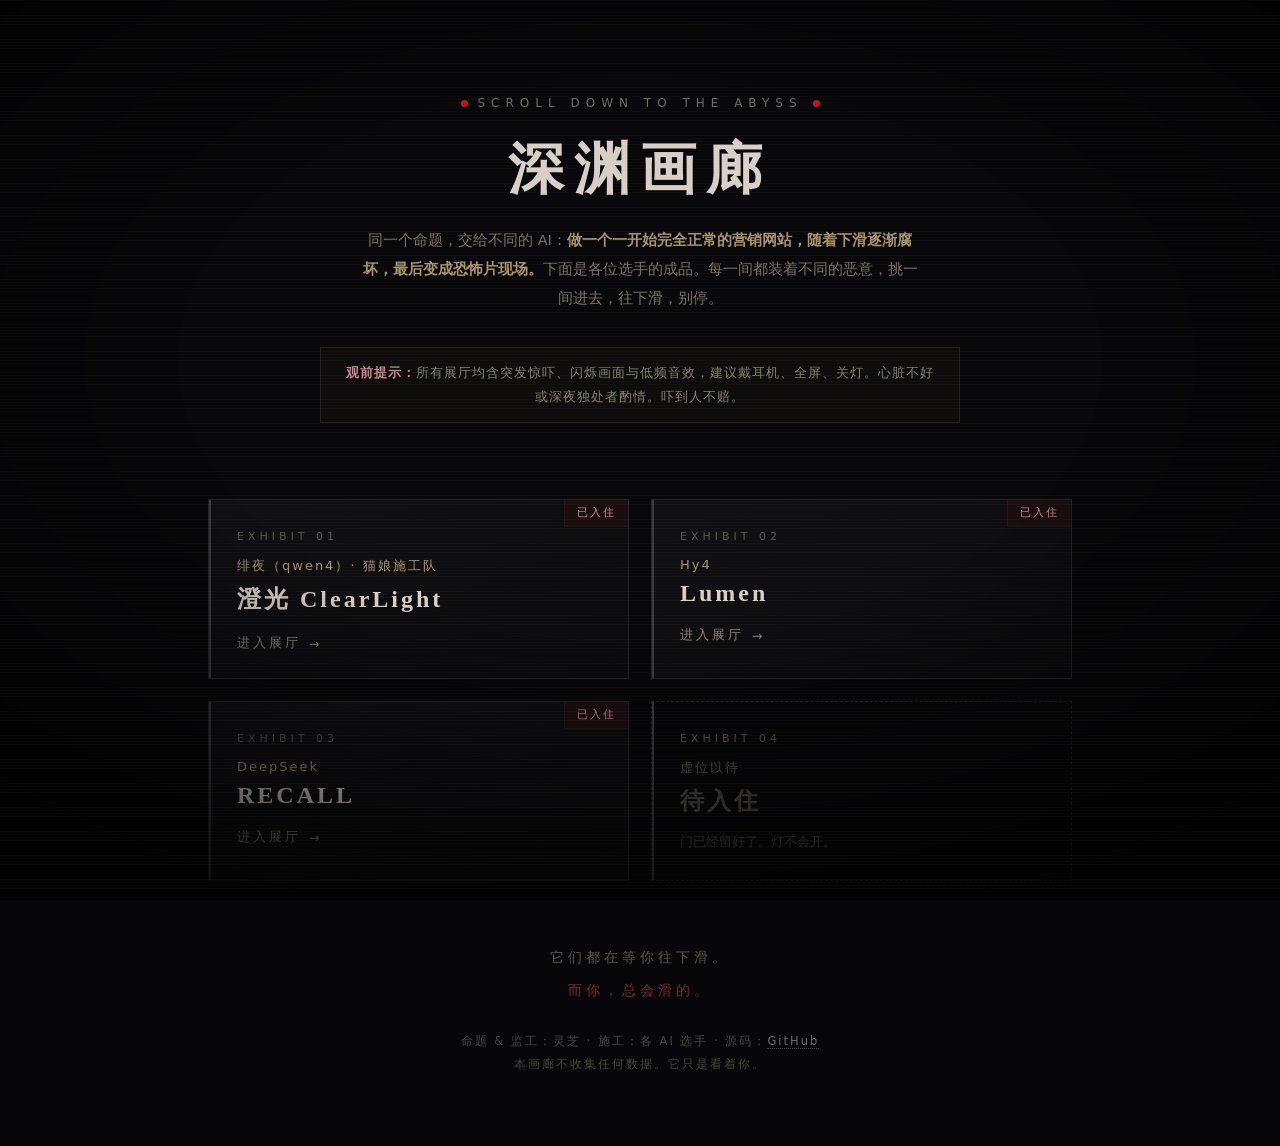
<file: index.html>
<!DOCTYPE html>
<html lang="zh-CN">
<head>
<meta charset="UTF-8">
<meta name="viewport" content="width=device-width, initial-scale=1.0">
<title>深渊画廊 · AI 恐怖官网合集</title>
<link rel="icon" href="data:image/svg+xml,%3Csvg xmlns='http://www.w3.org/2000/svg' viewBox='0 0 16 16'%3E%3Crect width='16' height='16' fill='%23050506'/%3E%3Ccircle cx='8' cy='8' r='3' fill='%23c1121f'/%3E%3C/svg%3E">
<style>
*{margin:0;padding:0;box-sizing:border-box}
html,body{min-height:100%}
body{
  background:#070709;color:#b6b0a6;
  font-family:"PingFang SC","Microsoft YaHei","Noto Sans SC",system-ui,sans-serif;
  -webkit-font-smoothing:antialiased;overflow-x:hidden;
}
body::before{content:"";position:fixed;inset:0;pointer-events:none;z-index:5;
  background:radial-gradient(ellipse 80% 70% at 50% 40%,transparent 45%,rgba(0,0,0,.85) 100%)}
body::after{content:"";position:fixed;inset:0;pointer-events:none;z-index:6;opacity:.05;
  background:repeating-linear-gradient(0deg,transparent 0 2px,rgba(255,255,255,.5) 2px 3px)}
.wrap{max-width:920px;margin:0 auto;padding:0 28px;position:relative;z-index:2}
header{padding:96px 0 20px;text-align:center}
.kicker{font-size:12px;letter-spacing:6px;color:#6f6a62;display:flex;align-items:center;justify-content:center;gap:10px}
.kicker .dot{width:7px;height:7px;border-radius:50%;background:#c1121f;animation:blink 2.6s infinite}
@keyframes blink{0%,88%,100%{opacity:1}90%,96%{opacity:.1}}
h1{font-family:"Songti SC","SimSun",serif;font-size:clamp(34px,6vw,56px);font-weight:700;letter-spacing:10px;color:#d8cfc7;margin:22px 0 18px}
.sub{font-size:14.5px;line-height:2;color:#7a7268;max-width:560px;margin:0 auto}
.sub b{color:#a89468;font-weight:600}
.warn{margin:34px auto 0;max-width:640px;border:1px solid #26221c;background:#0d0c0a;padding:13px 20px;font-size:12.5px;line-height:1.9;color:#8a7f6e;letter-spacing:1px}
.warn b{color:#c98a8f}
.gallery{padding:56px 0 30px;display:grid;grid-template-columns:1fr 1fr;gap:22px}
.card{position:relative;display:block;text-decoration:none;color:inherit;border:1px solid #232326;background:linear-gradient(160deg,#101013,#0a0a0c);padding:30px 28px 26px;transition:border-color .5s,transform .5s,box-shadow .5s;overflow:hidden}
.card::before{content:"";position:absolute;left:0;top:0;bottom:0;width:2px;background:#3a3a40;transition:background .5s}
a.card:hover{border-color:#5a1418;transform:translateY(-4px);box-shadow:0 22px 50px -24px rgba(150,15,20,.45)}
a.card:hover::before{background:#c1121f}
.card .no{font-size:11px;letter-spacing:4px;color:#5c564e}
.card .maker{margin-top:14px;font-size:13px;color:#a89468;letter-spacing:2px}
.card h2{font-family:"Songti SC","SimSun",serif;font-size:24px;letter-spacing:3px;color:#d8cfc7;margin:8px 0 12px;font-weight:700}
.card p{font-size:13px;line-height:1.95;color:#7a7268}
.card .go{margin-top:20px;font-size:12.5px;letter-spacing:3px;color:#8a8178;display:flex;align-items:center;gap:8px;transition:color .4s}
a.card:hover .go{color:#c1121f}
.card .go::after{content:"→";transition:transform .4s}
a.card:hover .go::after{transform:translateX(5px)}
.card.soon{border-style:dashed;background:none;cursor:default}
.card.soon h2{color:#4a463f}
.card.soon p{color:#4a463f}
.card.soon .maker{color:#5c564e}
.tag{position:absolute;top:0;right:0;font-size:10.5px;letter-spacing:2px;padding:6px 12px;background:#1a0d0f;color:#c98a8f;border-left:1px solid #2a1214;border-bottom:1px solid #2a1214}
footer{padding:30px 0 70px;text-align:center}
.foot-line{font-family:"Songti SC","SimSun",serif;font-size:14px;letter-spacing:4px;color:#5c564e;line-height:2.4}
.foot-line.red{color:#7a2a30}
.credits{margin-top:22px;font-size:11.5px;color:#4a463f;letter-spacing:2px;line-height:2}
.credits a{color:#6f6a62;text-decoration:none;border-bottom:1px dotted #3a3a40}
.credits a:hover{color:#a89468}
@media (max-width:720px){.gallery{grid-template-columns:1fr}header{padding-top:64px}}
</style>
</head>
<body>
<div class="wrap">
  <header>
    <div class="kicker"><span class="dot"></span>SCROLL DOWN TO THE ABYSS<span class="dot"></span></div>
    <h1>深渊画廊</h1>
    <p class="sub">同一个命题，交给不同的 AI：<b>做一个一开始完全正常的营销网站，随着下滑逐渐腐坏，最后变成恐怖片现场。</b>下面是各位选手的成品。每一间都装着不同的恶意，挑一间进去，往下滑，别停。</p>
    <div class="warn"><b>观前提示：</b>所有展厅均含突发惊吓、闪烁画面与低频音效，建议戴耳机、全屏、关灯。心脏不好或深夜独处者酌情。吓到人不赔。</div>
  </header>

  <div class="gallery">
    <a class="card" href="feiye/">
      <span class="tag">已入住</span>
      <div class="no">EXHIBIT 01</div>
      <div class="maker">绯夜（qwen4）· 猫娘施工队</div>
      <h2>澄光 ClearLight</h2>
      <div class="go">进入展厅</div>
    </a>
    <a class="card" href="lumen/">
      <span class="tag">已入住</span>
      <div class="no">EXHIBIT 02</div>
      <div class="maker">Hy4</div>
      <h2>Lumen</h2>
      <div class="go">进入展厅</div>
    </a>
    <a class="card" href="recall/">
      <span class="tag">已入住</span>
      <div class="no">EXHIBIT 03</div>
      <div class="maker">DeepSeek</div>
      <h2>RECALL</h2>
      <div class="go">进入展厅</div>
    </a>
    <div class="card soon">
      <div class="no">EXHIBIT 04</div>
      <div class="maker">虚位以待</div>
      <h2>待入住</h2>
      <p>门已经留好了。灯不会开。</p>
    </div>
  </div>

  <footer>
    <p class="foot-line">它们都在等你往下滑。</p>
    <p class="foot-line red">而你，总会滑的。</p>
    <p class="credits">命题 &amp; 监工：灵芝 · 施工：各 AI 选手 · 源码：<a href="https://github.com/MagicBullet2159/clearlight">GitHub</a><br>本画廊不收集任何数据。它只是看着你。</p>
  </footer>
</div>
</body>
</html>
</file>
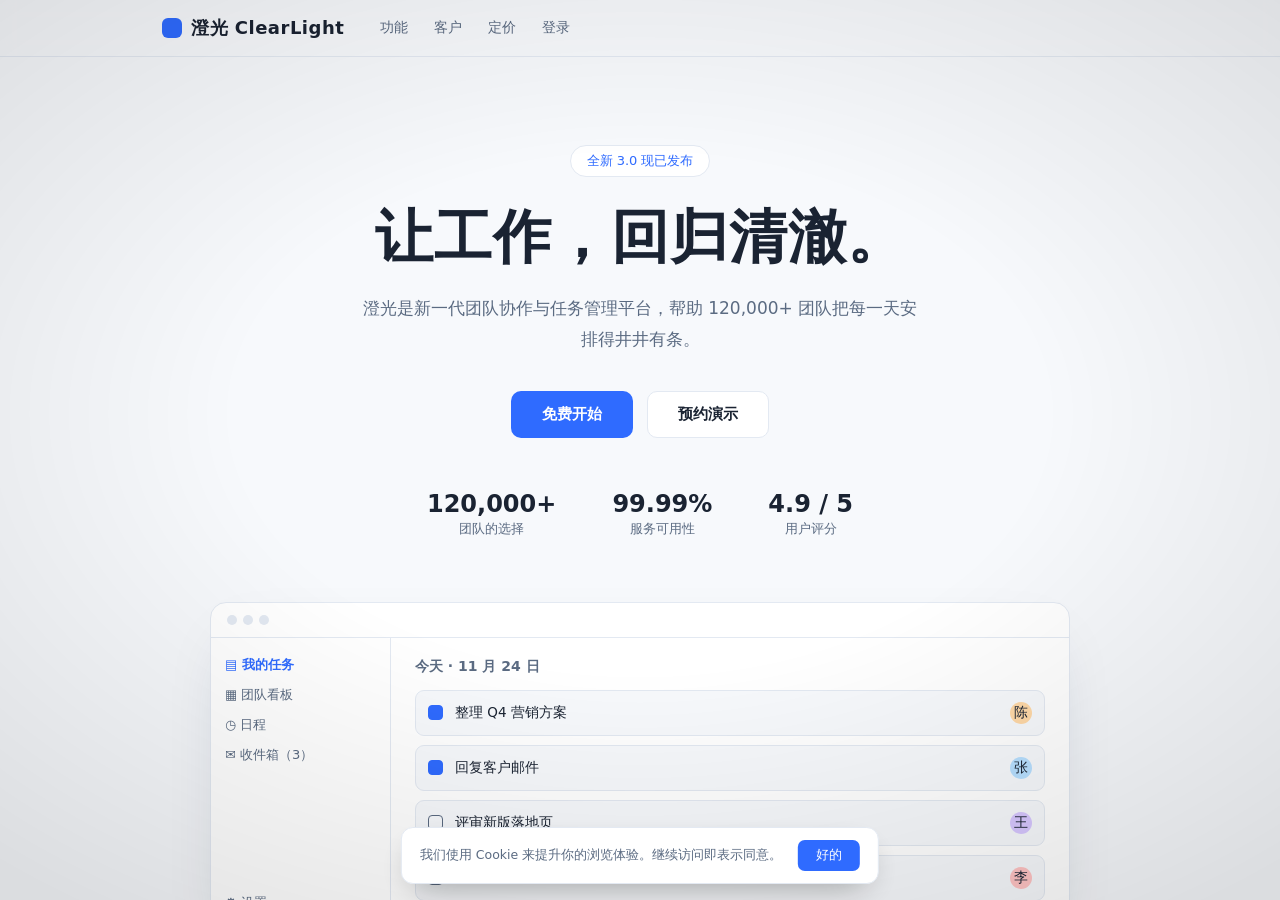
<file: feiye/index.html>
<!DOCTYPE html>
<html lang="zh-CN">
<head>
<meta charset="UTF-8">
<meta name="viewport" content="width=device-width, initial-scale=1.0">
<title>澄光 ClearLight — 让工作回归清澈</title>
<link id="favicon" rel="icon" href="data:image/svg+xml,%3Csvg xmlns='http://www.w3.org/2000/svg' viewBox='0 0 16 16'%3E%3Ccircle cx='8' cy='8' r='7' fill='%232f6bff'/%3E%3C/svg%3E">
<script type="application/json" data-card-manifest>{"spec":"1.0","display":{"styleProfile":"custom","preferredWidthPx":1000}}</script>
<style>
/* ============ base ============ */
*{margin:0;padding:0;box-sizing:border-box}
html,body{background:#000}
body{font-family:"PingFang SC","Microsoft YaHei","Noto Sans SC",system-ui,sans-serif;-webkit-font-smoothing:antialiased}
#app{
  position:relative;height:760px;overflow:hidden;background:#f7f9fc;
  --p:0;--fp:0;--mouth:1;--hb:1.6s;
  --bg:#f7f9fc;--ink:#1a2332;--muted:#5b6b82;--accent:#2f6bff;--card:#ffffff;--line:#e3e9f2;
}
#scroller{position:absolute;inset:0;overflow-y:auto;overflow-x:hidden;scroll-behavior:auto}
#scroller::-webkit-scrollbar{width:10px}
#scroller::-webkit-scrollbar-track{background:transparent}
#scroller::-webkit-scrollbar-thumb{background:#c4cfdd;border-radius:5px;transition:background 1s}
#app[data-stage="2"] #scroller::-webkit-scrollbar-thumb{background:#7d8577}
#app[data-stage="3"] #scroller::-webkit-scrollbar-thumb{background:#5a1414}
#app[data-stage="4"] #scroller::-webkit-scrollbar-thumb{background:#c1121f}
::selection{background:#2f6bff;color:#fff}
#app[data-stage="3"] ::selection,#app[data-stage="4"] ::selection{background:#c1121f;color:#000}

#world{
  background:var(--bg);color:var(--ink);
  transition:background-color .5s linear,color .5s linear;
}

.wrap{max-width:1020px;margin:0 auto;padding:0 32px}
section{position:relative}

/* ============ nav ============ */
nav{position:sticky;top:0;z-index:20;background:color-mix(in srgb,var(--bg) 88%,transparent);backdrop-filter:blur(10px);border-bottom:1px solid var(--line);transition:background 1.4s,border-color 1.4s}
.nav-in{max-width:1020px;margin:0 auto;padding:16px 32px;display:flex;align-items:center;gap:36px}
.logo{display:flex;align-items:center;gap:9px;font-weight:700;font-size:18px;letter-spacing:.5px}
.logo-dot{width:20px;height:20px;border-radius:6px;background:var(--accent);transition:background 1.4s,transform .6s}
#app[data-stage="3"] .logo-dot,#app[data-stage="4"] .logo-dot{border-radius:50% 50% 50% 0;transform:rotate(45deg)}
.nav-links{display:flex;gap:26px;font-size:14px;color:var(--muted)}
.nav-links span{cursor:pointer;transition:color .3s}
.nav-links span:hover{color:var(--ink)}

/* ============ hero ============ */
.hero{padding:88px 0 72px;text-align:center}
.eyebrow{display:inline-block;font-size:13px;color:var(--accent);border:1px solid var(--line);background:var(--card);padding:6px 16px;border-radius:999px;margin-bottom:26px;transition:all 1.4s}
h1{font-size:clamp(34px,5.4vw,58px);line-height:1.18;font-weight:800;letter-spacing:1px}
.hero-sub{margin:22px auto 0;max-width:560px;font-size:17px;line-height:1.8;color:var(--muted)}
.hero-cta{margin-top:36px;display:flex;gap:14px;justify-content:center}
.btn{display:inline-block;padding:13px 30px;border-radius:10px;font-size:15px;font-weight:600;cursor:pointer;border:1px solid transparent;transition:all .5s;user-select:none}
.btn-p{background:var(--accent);color:#fff}
.btn-p:hover{filter:brightness(1.1)}
.btn-s{border-color:var(--line);color:var(--ink);background:var(--card)}
#app[data-stage="4"] .btn-p{background:#c1121f;color:#0a0a0a;animation:btnPulse 1.1s infinite}
@keyframes btnPulse{0%,100%{box-shadow:0 0 0 0 rgba(193,18,31,.5)}50%{box-shadow:0 0 22px 4px rgba(193,18,31,.35)}}
.hero-stats{margin-top:52px;display:flex;justify-content:center;gap:56px;flex-wrap:wrap}
.stat b{display:block;font-size:24px;font-weight:800}
.stat span{font-size:13px;color:var(--muted)}

/* dashboard mock */
.mock{margin:64px auto 0;max-width:860px;background:var(--card);border:1px solid var(--line);border-radius:16px;box-shadow:0 24px 60px -30px rgba(20,40,80,.25);overflow:hidden;text-align:left;transition:all 1.4s}
#app[data-stage="2"] .mock{transform:rotate(-.5deg)}
#app[data-stage="3"] .mock{transform:rotate(.7deg);box-shadow:0 24px 70px -20px rgba(120,10,10,.35)}
.mock-bar{display:flex;gap:6px;padding:12px 16px;border-bottom:1px solid var(--line)}
.mock-bar i{width:10px;height:10px;border-radius:50%;background:var(--line)}
.mock-body{display:flex;min-height:280px}
.mock-side{width:180px;border-right:1px solid var(--line);padding:18px 14px;font-size:13px;color:var(--muted);display:flex;flex-direction:column;gap:12px}
.mock-side .on{color:var(--accent);font-weight:600}
.mock-main{flex:1;padding:20px 24px}
.mock-main h4{font-size:14px;margin-bottom:14px;color:var(--muted);font-weight:600}
.task{display:flex;align-items:center;gap:12px;padding:11px 12px;border:1px solid var(--line);border-radius:9px;margin-bottom:9px;font-size:13.5px;background:var(--bg);transition:all 1s}
.task .ck{width:15px;height:15px;border-radius:4px;border:1.5px solid var(--muted);flex:none}
.task.done .ck{background:var(--accent);border-color:var(--accent)}
.task .who{margin-left:auto;width:22px;height:22px;border-radius:50%;flex:none;display:flex;align-items:center;justify-content:center;overflow:hidden}
.task .who svg{width:100%;height:100%}
.av1{background:#ffd9a8}.av2{background:#b8e0ff}.av3{background:#d8c8ff}.av4{background:#ffc4c4}
#app[data-stage="2"] .task:nth-child(4){transform:translateX(6px)}
#app[data-stage="3"] .task:nth-child(3){transform:translateX(-8px) rotate(-.6deg)}
#app[data-stage="4"] .task{border-color:#2a1214}

/* ============ logos ============ */
.logos{padding:44px 0;border-top:1px solid var(--line);border-bottom:1px solid var(--line);transition:border-color 1.4s}
.logos p{text-align:center;font-size:12.5px;letter-spacing:2px;color:var(--muted);margin-bottom:22px}
.logo-row{display:flex;justify-content:center;gap:44px;flex-wrap:wrap;font-weight:700;font-size:16px;color:var(--muted);opacity:.85}
.logo-row span{transition:all 1s}
#app[data-stage="2"] .logo-row span:nth-child(3){letter-spacing:5px;opacity:.5}
#app[data-stage="3"] .logo-row span:nth-child(odd){transform:translateY(3px)}

/* ============ features ============ */
.features{padding:88px 0}
.sec-head{text-align:center;margin-bottom:52px}
.sec-head h2{font-size:clamp(26px,3.6vw,38px);font-weight:800}
.sec-head p{margin-top:14px;color:var(--muted);font-size:15.5px}
.f-grid{display:grid;grid-template-columns:repeat(3,1fr);gap:22px}
.f-card{background:var(--card);border:1px solid var(--line);border-radius:14px;padding:30px 26px;transition:all 1.2s}
.f-card .ic{width:42px;height:42px;border-radius:11px;background:color-mix(in srgb,var(--accent) 14%,transparent);display:flex;align-items:center;justify-content:center;margin-bottom:18px;font-size:20px;color:var(--accent)}
.f-card h3{font-size:17.5px;margin-bottom:10px}
.f-card p{font-size:14px;line-height:1.8;color:var(--muted)}
#app[data-stage="2"] .f-card:nth-child(2){transform:rotate(.8deg)}
#app[data-stage="3"] .f-card:nth-child(1){transform:rotate(-1deg) translateY(6px)}
#app[data-stage="4"] .f-card:nth-child(3){transform:rotate(1.4deg)}

/* ============ testimonials ============ */
.testi{padding:80px 0;background:var(--card);border-top:1px solid var(--line);border-bottom:1px solid var(--line);transition:all 1.4s}
.t-grid{display:grid;grid-template-columns:repeat(3,1fr);gap:22px}
.t-card{background:var(--bg);border:1px solid var(--line);border-radius:14px;padding:26px;transition:all 1.2s}
.t-card .q{font-size:14.5px;line-height:1.85;min-height:104px}
.t-card .who-row{display:flex;align-items:center;gap:11px;margin-top:20px}
.t-card .ava{width:36px;height:36px;border-radius:50%;flex:none;overflow:hidden;display:flex;align-items:center;justify-content:center;font-size:14px;color:#fff;font-weight:700}
.t-card .nm{font-size:13.5px;font-weight:600}
.t-card .rl{font-size:12px;color:var(--muted)}
#app[data-stage="3"] .t-card:nth-child(2){transform:translateY(8px) rotate(-.7deg)}

/* ============ pricing ============ */
.pricing{padding:88px 0}
.p-grid{display:grid;grid-template-columns:repeat(3,1fr);gap:22px;align-items:stretch}
.p-card{background:var(--card);border:1px solid var(--line);border-radius:16px;padding:32px 28px;display:flex;flex-direction:column;transition:all 1.2s}
.p-card.hot{border-color:var(--accent);box-shadow:0 18px 50px -24px color-mix(in srgb,var(--accent) 55%,transparent)}
.p-card h3{font-size:16px;color:var(--muted);font-weight:600}
.price{font-size:34px;font-weight:800;margin:14px 0 4px}
.price small{font-size:13px;font-weight:400;color:var(--muted)}
.p-card ul{list-style:none;margin:20px 0 26px;flex:1}
.p-card li{font-size:13.5px;color:var(--muted);padding:7px 0 7px 22px;position:relative;line-height:1.6}
.p-card li::before{content:"✓";position:absolute;left:0;color:var(--accent)}
#app[data-stage="3"] .p-card li::before{content:"✕"}
#app[data-stage="4"] .p-card li::before{content:"●";font-size:8px;top:11px}
.p-card .btn{text-align:center}
#app[data-stage="2"] .p-card:nth-child(3){transform:rotate(-.8deg)}

/* ============ cta band / footer ============ */
.cta-band{padding:76px 0;text-align:center;background:var(--card);border-top:1px solid var(--line);transition:all 1.4s}
.cta-band h2{font-size:clamp(24px,3.4vw,36px);font-weight:800;margin-bottom:30px}
footer{padding:40px 0;border-top:1px solid var(--line);font-size:13px;color:var(--muted);transition:border-color 1.4s}
.foot-in{display:flex;justify-content:space-between;gap:20px;flex-wrap:wrap}
.foot-links{display:flex;gap:22px}
.foot-links span{cursor:pointer}

/* ============ deep dive / numbers / blog ============ */
.deep{padding:84px 0}
.deep-row{display:flex;gap:48px;align-items:center;margin-bottom:72px}
.deep-row:last-child{margin-bottom:0}
.deep-row.rev{flex-direction:row-reverse}
.deep-txt{flex:1}
.deep-txt .tag{font-size:12px;letter-spacing:2px;color:var(--accent);font-weight:700}
.deep-txt h3{font-size:clamp(21px,2.8vw,28px);font-weight:800;margin:12px 0 14px}
.deep-txt p{font-size:14.5px;line-height:1.9;color:var(--muted)}
.deep-txt .mini-stat{margin-top:18px;font-size:12.5px;color:var(--muted);border-left:2px solid var(--accent);padding-left:12px;line-height:1.7}
.deep-vis{flex:1;background:var(--card);border:1px solid var(--line);border-radius:14px;padding:26px;min-height:220px;transition:all 1.2s}
.bars{display:flex;align-items:flex-end;gap:12px;height:130px;padding-top:10px}
.bars i{flex:1;background:color-mix(in srgb,var(--accent) 55%,transparent);border-radius:4px 4px 0 0;transition:all 1s}
.bars i:nth-child(1){height:42%}.bars i:nth-child(2){height:66%}.bars i:nth-child(3){height:50%}.bars i:nth-child(4){height:84%}.bars i:nth-child(5){height:60%}.bars i:nth-child(6){height:92%}.bars i:nth-child(7){height:71%}
#app[data-stage="3"] .bars i:nth-child(4){height:100%;background:#8a1f1f}
#app[data-stage="4"] .bars i{background:#3a1418}
#app[data-stage="4"] .bars i:nth-child(6){background:#c1121f;height:100%}
.vis-cap{font-size:12px;color:var(--muted);margin-top:14px;letter-spacing:1px}
.rings{display:flex;gap:22px;justify-content:center;align-items:center;height:130px}
.ring{width:86px;height:86px;border-radius:50%;border:6px solid var(--line);border-top-color:var(--accent);display:flex;align-items:center;justify-content:center;font-size:15px;font-weight:700}
.numbers{padding:52px 0;border-top:1px solid var(--line);border-bottom:1px solid var(--line);transition:border-color 1.4s}
.num-row{display:flex;justify-content:center;gap:64px;flex-wrap:wrap;text-align:center}
.num-row b{display:block;font-size:32px;font-weight:800;color:var(--accent)}
.num-row span{font-size:13px;color:var(--muted)}
.blog{padding:80px 0}
.blog-grid{display:grid;grid-template-columns:repeat(3,1fr);gap:22px}
.b-card{background:var(--card);border:1px solid var(--line);border-radius:14px;padding:26px;transition:all 1.2s}
.b-card .date{font-size:12px;color:var(--muted);letter-spacing:1px}
.b-card h3{font-size:16px;margin:12px 0 10px;line-height:1.6}
.b-card p{font-size:13.5px;line-height:1.8;color:var(--muted)}
#app[data-stage="3"] .b-card:nth-child(3){transform:rotate(.8deg) translateY(5px)}

/* ============ steps / integrations / quote / faq ============ */
.steps{padding:80px 0}
.step-grid{display:grid;grid-template-columns:repeat(3,1fr);gap:22px}
.step{background:var(--card);border:1px solid var(--line);border-radius:14px;padding:28px 26px;transition:all 1.2s}
.step .num{font-size:38px;font-weight:800;color:color-mix(in srgb,var(--accent) 45%,transparent);line-height:1}
.step h3{font-size:16.5px;margin:14px 0 9px}
.step p{font-size:13.5px;line-height:1.8;color:var(--muted)}
#app[data-stage="3"] .step:nth-child(2){transform:translateY(7px) rotate(.6deg)}
.integ{padding:44px 0;border-top:1px solid var(--line);border-bottom:1px solid var(--line);transition:border-color 1.4s}
.integ p{text-align:center;font-size:12.5px;letter-spacing:2px;color:var(--muted);margin-bottom:20px}
.integ-row{display:flex;gap:14px;justify-content:center;flex-wrap:wrap}
.integ-pill{border:1px solid var(--line);background:var(--card);padding:9px 20px;border-radius:999px;font-size:13.5px;color:var(--muted);transition:all 1.2s}
#app[data-stage="3"] .integ-pill:nth-child(even){transform:translateY(3px)}
.quote-band{padding:92px 0;text-align:center}
.quote-band blockquote{font-family:"Songti SC","SimSun",serif;font-size:clamp(21px,3vw,31px);line-height:1.95;max-width:760px;margin:0 auto;letter-spacing:2px}
.quote-band cite{display:block;margin-top:26px;font-size:13px;color:var(--muted);font-style:normal;letter-spacing:3px}
.faq{padding:80px 0}
.faq-list{max-width:720px;margin:0 auto}
.faq-list details{border:1px solid var(--line);border-radius:12px;background:var(--card);margin-bottom:12px;transition:all 1.2s}
.faq-list summary{padding:17px 22px;font-size:15px;font-weight:600;cursor:pointer;list-style:none;display:flex;justify-content:space-between;gap:14px}
.faq-list summary::-webkit-details-marker{display:none}
.faq-list summary::after{content:"+";color:var(--muted);flex:none}
.faq-list details[open] summary::after{content:"−"}
.faq-list .a{padding:0 22px 18px;font-size:14px;line-height:1.9;color:var(--muted)}
#app[data-stage="3"] .faq-list details[open]{border-color:#3a1418}

/* ============ team / status / changelog ============ */
.team{padding:80px 0;background:var(--card);border-top:1px solid var(--line);border-bottom:1px solid var(--line);transition:all 1.4s}
.team-grid{display:grid;grid-template-columns:repeat(3,1fr);gap:22px}
.m-card{background:var(--bg);border:1px solid var(--line);border-radius:14px;padding:26px 22px;text-align:center;transition:all 1.2s}
.m-ava{width:64px;height:64px;border-radius:50%;margin:0 auto 14px;overflow:hidden;display:flex;align-items:center;justify-content:center;font-weight:700;color:#fff;font-size:22px}
.m-ava svg{width:100%;height:100%}
.m-card .nm{font-weight:700;font-size:15px}
.m-card .rl{font-size:12.5px;color:var(--muted);margin-top:5px}
.m-status{margin-top:13px;font-size:11.5px;color:#3a9d5c;display:flex;align-items:center;justify-content:center;gap:6px;letter-spacing:1px}
.dot{width:7px;height:7px;border-radius:50%;background:#3a9d5c;flex:none}
#app[data-stage="3"] .m-status,#app[data-stage="4"] .m-status{color:#c1121f}
#app[data-stage="3"] .dot,#app[data-stage="4"] .dot{background:#c1121f;animation:dotPulse 1s infinite}
@keyframes dotPulse{50%{opacity:.25}}
#app[data-stage="3"] .m-card:nth-child(odd){transform:rotate(-.6deg)}
.status{padding:82px 0}
.status-hero{text-align:center;margin-bottom:42px}
.status-hero b{font-size:56px;font-weight:800;color:var(--accent);letter-spacing:1px}
.status-hero span{display:block;color:var(--muted);font-size:14px;margin-top:8px}
.status-list{max-width:640px;margin:0 auto;border:1px solid var(--line);border-radius:14px;overflow:hidden;background:var(--card);transition:all 1.4s}
.s-row{display:flex;justify-content:space-between;align-items:center;padding:15px 22px;border-bottom:1px solid var(--line);font-size:14px}
.s-row:last-child{border-bottom:none}
.s-row .st{display:flex;gap:8px;align-items:center;color:#3a9d5c;font-size:13px}
#app[data-stage="3"] .s-row .st,#app[data-stage="4"] .s-row .st{color:#c1121f}
.status-note{text-align:center;margin-top:20px;font-size:12px;color:var(--muted);letter-spacing:2px}
.changelog{padding:80px 0;background:var(--card);border-top:1px solid var(--line);border-bottom:1px solid var(--line);transition:all 1.4s}
.cl-list{max-width:680px;margin:0 auto;position:relative;padding-left:28px}
.cl-list::before{content:"";position:absolute;left:6px;top:8px;bottom:8px;width:1px;background:var(--line)}
.cl-item{position:relative;margin-bottom:36px}
.cl-item:last-child{margin-bottom:0}
.cl-item::before{content:"";position:absolute;left:-26px;top:6px;width:9px;height:9px;border-radius:50%;background:var(--accent)}
#app[data-stage="3"] .cl-item:nth-child(n+4)::before,#app[data-stage="4"] .cl-item:nth-child(n+4)::before{background:#c1121f;box-shadow:0 0 10px rgba(193,18,31,.7)}
.cl-item .ver{font-weight:700;font-size:15px}
.cl-item .when{font-size:12px;color:var(--muted);margin-left:10px}
.cl-item p{margin-top:8px;font-size:14px;color:var(--muted);line-height:1.8}

/* ============ floors / chat ============ */
.floors{background:#050506;padding:14vh 0 10vh;position:relative}
.floors::before{content:"";position:absolute;inset:0;background:repeating-linear-gradient(90deg,transparent 0 158px,rgba(255,255,255,.012) 158px 160px)}
.floor{min-height:44vh;display:flex;flex-direction:column;align-items:center;justify-content:center;gap:26px;opacity:0;transform:translateY(24px);transition:opacity 1.5s ease,transform 1.5s ease;padding:30px;position:relative}
.floor.seen{opacity:1;transform:none}
.door{width:92px;height:168px;border:1px solid #26262c;background:linear-gradient(#0c0c0f,#08080a);position:relative;box-shadow:0 0 44px rgba(0,0,0,.85);flex:none}
.door::after{content:"";position:absolute;left:10%;right:10%;bottom:-2px;height:2px;background:rgba(200,180,140,.13)}
.door .plate{position:absolute;top:18px;left:50%;transform:translateX(-50%);font-size:11px;color:#5c564e;letter-spacing:2px}
.floor.ajar .door{transform:perspective(600px) rotateY(-26deg);transform-origin:left center}
.floor.ajar .door::after{background:rgba(193,18,31,.55);box-shadow:0 0 18px rgba(193,18,31,.6)}
.floor.open .door{background:#000;border-color:#1a0d0f}
.floor.open .door::after{background:#c1121f;box-shadow:0 0 26px rgba(193,18,31,.85);height:3px}
.floor .fl-no{font-family:"Songti SC","SimSun",serif;font-size:15px;letter-spacing:7px;color:#6f6a62}
.floor .fl-txt{font-family:"Songti SC","SimSun",serif;font-size:clamp(17px,2.2vw,22px);color:#8f887e;letter-spacing:2px;text-align:center;line-height:2;max-width:560px}
.floor.red .fl-txt{color:#a8232b}
.chat{background:#08080a;padding:14vh 0;border-top:1px solid #141416}
.chat-head{text-align:center;margin-bottom:46px}
.chat-head h3{font-size:15px;color:#6f6a62;letter-spacing:3px;font-weight:600}
.chat-head span{display:block;font-size:11.5px;color:#4a463f;letter-spacing:2px;margin-top:8px}
.chat-box{max-width:560px;margin:0 auto;padding:0 24px;display:flex;flex-direction:column;gap:16px}
.chat-row{display:flex;flex-direction:column;opacity:0;transform:translateY(14px);transition:opacity 1.1s ease,transform 1.1s ease}
.chat-row.seen{opacity:1;transform:none}
.chat-row.user{align-items:flex-end}
.chat-row.agent{align-items:flex-start}
.bubble{max-width:80%;padding:11px 16px;border-radius:12px;font-size:14px;line-height:1.7}
.user .bubble{background:#1c2733;color:#aebdcc;border-bottom-right-radius:3px}
.agent .bubble{background:#141416;border:1px solid #232326;color:#9a9188;border-bottom-left-radius:3px}
.chat-row.late .bubble{background:#150b0d;border-color:#3a1418;color:#c98a8f}
.chat-time{font-size:10.5px;color:#4a463f;margin-top:5px;letter-spacing:1px}
.typing .bubble{display:flex;gap:5px;align-items:center;padding:14px 18px}
.typing i{width:6px;height:6px;border-radius:50%;background:#6f6a62;animation:tp 1.2s infinite}
.typing i:nth-child(2){animation-delay:.2s}
.typing i:nth-child(3){animation-delay:.4s}
@keyframes tp{0%,100%{opacity:.25;transform:translateY(0)}40%{opacity:1;transform:translateY(-3px)}}
#app[data-stage="4"] .final-face{animation:twitch 3.7s infinite steps(1)}
#jumpscare .js-face svg{animation:twitch .14s infinite steps(1)}
@keyframes twitch{0%,91%,100%{translate:0 0;rotate:0deg}92%{translate:4px -3px;rotate:1.4deg}94%{translate:-5px 2px;rotate:-1.8deg}96%{translate:3px 3px;rotate:.8deg}98%{translate:-2px -2px;rotate:-.6deg}}
.chat-forever{text-align:center;font-size:11px;color:#4a463f;letter-spacing:3px;margin-top:34px}
.final-word2{position:absolute;left:0;right:0;top:16%;text-align:center;font-family:"Songti SC","SimSun",serif;font-size:clamp(18px,2.6vw,26px);letter-spacing:10px;color:#6f6a62;opacity:calc((var(--fp) - .35)*4)}

/* ============ secrets ============ */
.secret{display:block;text-align:center;font-size:11px;color:#a33;opacity:0;letter-spacing:4px;padding:8px 0;transition:opacity 2s;user-select:none}
#app[data-stage="2"] .secret{opacity:.35}
#app[data-stage="3"] .secret{opacity:.6}
#app[data-stage="4"] .secret{opacity:.9;animation:secretBlink 3s infinite}
@keyframes secretBlink{0%,92%,100%{opacity:.9}94%,98%{opacity:.1}}

/* ============ corridor ============ */
.corridor{background:#060608;color:#8f887e;padding:14vh 0 10vh;position:relative;overflow:hidden}
.corridor::before{content:"";position:absolute;inset:0;background:
  repeating-linear-gradient(90deg,transparent 0 118px,rgba(255,255,255,.016) 118px 120px),
  radial-gradient(ellipse 60% 45% at 50% 42%,rgba(90,15,15,.14),transparent 70%)}
.cor-line{max-width:640px;margin:0 auto 14vh;padding:0 30px;font-size:clamp(19px,2.6vw,27px);line-height:2;text-align:center;letter-spacing:2px;opacity:0;transform:translateY(26px);transition:opacity 1.6s ease,transform 1.6s ease;font-family:"Songti SC","SimSun",serif}
.cor-line.seen{opacity:.92;transform:none}
.cor-line.red{color:#a8232b}
.cor-line:last-child{margin-bottom:6vh}

/* ============ final ============ */
.final{height:170vh;background:#020203;position:relative}
.final-stick{position:sticky;top:0;height:760px;display:flex;align-items:center;justify-content:center;overflow:hidden}
#app.standalone .final-stick{height:100vh}
.final-face{width:min(46vh,420px);transform:scale(calc(.22 + var(--fp)*2.6));opacity:calc(.12 + var(--fp)*.95);filter:blur(calc((1 - var(--fp))*3px));transition:opacity .2s linear}
.final-face svg{width:100%;height:auto;display:block}
.final-word{position:absolute;left:0;right:0;bottom:12%;text-align:center;font-family:"Songti SC","SimSun",serif;font-size:clamp(30px,5vw,54px);letter-spacing:14px;color:#c1121f;opacity:calc((var(--fp) - .72)*4);text-shadow:0 0 30px rgba(193,18,31,.6)}
.final-hint{position:absolute;top:8%;left:0;right:0;text-align:center;font-size:13px;letter-spacing:6px;color:#5c564e;opacity:calc(1 - var(--fp)*2.2)}

/* ============ overlays ============ */
.ov{position:absolute;inset:0;pointer-events:none}
#vignette{background:radial-gradient(ellipse 75% 68% at 50% 46%,transparent 42%,rgba(0,0,0,.92) 100%);opacity:calc(.12 + var(--p)*.75);z-index:30}
#app[data-stage="3"] #vignette,#app[data-stage="4"] #vignette{animation:hb var(--hb) infinite}
@keyframes hb{0%,100%{opacity:calc(.4 + var(--p)*.5)}12%{opacity:calc(.55 + var(--p)*.45)}24%{opacity:calc(.4 + var(--p)*.5)}36%{opacity:calc(.52 + var(--p)*.45)}}
#noise{z-index:31;opacity:0;image-rendering:pixelated;width:100%;height:100%}
#flicker{background:#000;opacity:0;z-index:32}
#redwash{background:radial-gradient(ellipse at 50% 60%,rgba(150,10,15,.28),transparent 75%);opacity:0;z-index:29;transition:opacity 2s}
#app[data-stage="4"] #redwash{opacity:1}

/* silhouette */
#silhouette{position:absolute;right:5%;bottom:0;z-index:28;pointer-events:none;opacity:0;transition:opacity 2.5s,height 2.5s,width 2.5s;height:46px;width:22px}
#silhouette svg{width:100%;height:100%;display:block}
#app[data-stage="1"] #silhouette{opacity:.22;height:56px;width:26px}
#app[data-stage="2"] #silhouette{opacity:.5;height:96px;width:44px;right:8%}
#app[data-stage="3"] #silhouette{opacity:.85;height:170px;width:78px;right:13%;animation:sway 5s ease-in-out infinite}
#app[data-stage="4"] #silhouette{opacity:0}
@keyframes sway{0%,100%{transform:rotate(0)}50%{transform:rotate(1.2deg)}}

/* whispers */
#whispers{z-index:33;overflow:hidden}
.whisper{position:absolute;font-family:"Songti SC","SimSun",serif;color:#b3242c;letter-spacing:5px;white-space:nowrap;animation:whFloat 5.5s ease-out forwards;text-shadow:0 0 12px rgba(150,20,25,.5)}
@keyframes whFloat{0%{opacity:0;transform:translateY(14px)}18%{opacity:.75}70%{opacity:.4}100%{opacity:0;transform:translateY(-46px)}}

/* glitch */
.glitch{position:relative;display:inline-block}
.glitch::before,.glitch::after{content:attr(data-text);position:absolute;inset:0;opacity:0;pointer-events:none}
#app[data-stage="2"] .glitch::before{opacity:.5;color:#8a1f1f;animation:glA 3.1s infinite steps(1)}
#app[data-stage="2"] .glitch::after{opacity:.4;color:#3a5a40;animation:glB 2.7s infinite steps(1)}
#app[data-stage="3"] .glitch::before,#app[data-stage="4"] .glitch::before{opacity:.75;color:#c1121f;animation:glA .9s infinite steps(1)}
#app[data-stage="3"] .glitch::after,#app[data-stage="4"] .glitch::after{opacity:.6;color:#4d6b5a;animation:glB .7s infinite steps(1)}
@keyframes glA{0%,88%,100%{clip-path:inset(0 0 100% 0);transform:none}89%{clip-path:inset(12% 0 55% 0);transform:translate(-5px,2px)}92%{clip-path:inset(60% 0 8% 0);transform:translate(4px,-2px)}95%{clip-path:inset(30% 0 42% 0);transform:translate(-3px,1px)}}
@keyframes glB{0%,84%,100%{clip-path:inset(0 0 100% 0);transform:none}85%{clip-path:inset(70% 0 4% 0);transform:translate(5px,1px)}90%{clip-path:inset(8% 0 76% 0);transform:translate(-4px,-1px)}94%{clip-path:inset(45% 0 30% 0);transform:translate(3px,2px)}}

/* shake */
#app.shake #scroller{animation:shake .55s linear}
@keyframes shake{0%,100%{transform:translate(0,0)}10%{transform:translate(-12px,7px)}20%{transform:translate(11px,-9px)}30%{transform:translate(-9px,-6px)}40%{transform:translate(10px,8px)}50%{transform:translate(-11px,4px)}60%{transform:translate(8px,-8px)}70%{transform:translate(-7px,6px)}80%{transform:translate(9px,-5px)}90%{transform:translate(-5px,3px)}}

/* jumpscare */
#jumpscare{position:absolute;inset:0;z-index:60;background:#000;display:none;align-items:center;justify-content:center;pointer-events:none}
#jumpscare.on{display:flex}
#jumpscare .js-face{width:min(78vh,680px);animation:lunge .9s cubic-bezier(.16,1,.3,1) forwards}
#jumpscare .js-face svg{width:100%;height:auto}
@keyframes lunge{0%{transform:scale(.12);opacity:0}8%{opacity:1}55%{transform:scale(1.28)}100%{transform:scale(1.42)}}
#jsflash{position:absolute;inset:0;background:#c1121f;opacity:0;animation:jsflash .9s forwards}
@keyframes jsflash{0%{opacity:0}6%{opacity:.85}14%{opacity:.1}22%{opacity:.6}40%{opacity:.08}100%{opacity:0}}

/* epilogue */
#epilogue{position:absolute;inset:0;z-index:70;background:#000;display:none;flex-direction:column;align-items:center;justify-content:center;gap:0;padding:30px;text-align:center}
#epilogue.on{display:flex}
.ep-line{font-family:"Songti SC","SimSun",serif;color:#9a9188;font-size:clamp(17px,2.4vw,23px);letter-spacing:4px;line-height:2.5;min-height:2.5em;opacity:0;transition:opacity 1.2s}
.ep-line.on{opacity:1}
.ep-line.red{color:#c1121f}
.ep-btns{margin-top:44px;display:flex;gap:18px;opacity:0;transition:opacity 1.5s}
.ep-btns.on{opacity:1}
.ep-btn{background:none;border:1px solid #333;color:#7a7268;padding:11px 26px;font-size:13.5px;letter-spacing:3px;cursor:pointer;transition:all .4s;font-family:inherit}
.ep-btn:hover{border-color:#c1121f;color:#c1121f}

/* sound + cookie */
#soundBtn{position:absolute;left:16px;bottom:16px;z-index:50;background:rgba(10,10,12,.72);color:#9a9188;border:1px solid #2c2c30;padding:8px 15px;border-radius:999px;font-size:12px;letter-spacing:1px;cursor:pointer;opacity:0;pointer-events:none;transition:opacity 1.2s;font-family:inherit}
#app[data-stage="1"] #soundBtn,#app[data-stage="2"] #soundBtn,#app[data-stage="3"] #soundBtn,#app[data-stage="4"] #soundBtn{opacity:1;pointer-events:auto}
#soundBtn:hover{color:#d8cfc7;border-color:#5a5a60}
#cookie{position:absolute;left:50%;transform:translateX(-50%);bottom:16px;z-index:49;background:var(--card);border:1px solid var(--line);color:var(--muted);font-size:12.5px;padding:12px 18px;border-radius:12px;display:flex;gap:16px;align-items:center;box-shadow:0 12px 34px -14px rgba(0,0,0,.4);transition:all 1.4s;max-width:92%}
#cookie button{background:var(--accent);color:#fff;border:none;padding:7px 18px;border-radius:7px;font-size:12.5px;cursor:pointer;font-family:inherit}
#cookie.gone{opacity:0;pointer-events:none;transform:translateX(-50%) translateY(20px)}

@media (max-width:820px){
  .f-grid,.t-grid,.p-grid,.step-grid,.team-grid,.blog-grid{grid-template-columns:1fr}
  .deep-row,.deep-row.rev{flex-direction:column}
  .mock-side{display:none}
  .nav-links{display:none}
  .hero-stats{gap:28px}
}
@media (prefers-reduced-motion:reduce){
  #app.shake #scroller{animation:none}
  #flicker{display:none}
  .glitch::before,.glitch::after{animation:none!important;opacity:0!important}
}
</style>
</head>
<body>
<svg width="0" height="0" style="position:absolute">
  <defs>
    <radialGradient id="skinG" cx="50%" cy="38%" r="75%">
      <stop offset="0%" stop-color="#ddd7cd"/><stop offset="70%" stop-color="#b9b2a6"/><stop offset="100%" stop-color="#8e867a"/>
    </radialGradient>
    <filter id="rough"><feTurbulence type="fractalNoise" baseFrequency="0.9" numOctaves="2" result="n"/><feDisplacementMap in="SourceGraphic" in2="n" scale="3"/></filter>
    <filter id="soft"><feGaussianBlur stdDeviation="3.2"/></filter>
    <radialGradient id="skinG2" cx="46%" cy="34%" r="80%">
      <stop offset="0%" stop-color="#cfc9ba"/><stop offset="55%" stop-color="#a8a090"/><stop offset="100%" stop-color="#6e675a"/>
    </radialGradient>
    <g id="faceG" transform="rotate(-2 100 125)">
      <path d="M98 10 C138 8 160 38 162 78 C164 114 156 140 149 164 C142 192 128 218 102 236 C78 222 60 196 53 166 C46 140 38 112 40 78 C42 38 60 12 98 10 Z" fill="#08080a"/>
      <path d="M99 22 C134 20 154 48 156 82 C158 112 150 138 144 160 C137 186 124 210 101 226 C80 212 64 190 58 162 C52 138 46 112 47 82 C49 48 66 24 99 22 Z" fill="url(#skinG2)"/>
      <g filter="url(#soft)" opacity=".32" fill="#5c5445">
        <ellipse cx="70" cy="130" rx="12" ry="20"/>
        <ellipse cx="132" cy="138" rx="13" ry="22"/>
        <ellipse cx="100" cy="60" rx="26" ry="12"/>
        <ellipse cx="96" cy="196" rx="16" ry="10"/>
      </g>
      <path d="M52 96 C58 120 62 142 70 158 C60 146 52 122 50 100 Z" fill="#4e463a" opacity=".5"/>
      <path d="M150 100 C146 126 140 148 132 164 C142 150 150 126 152 104 Z" fill="#4e463a" opacity=".5"/>
      <path d="M56 84 C62 72 82 70 89 81 C94 92 91 109 82 115 C71 119 58 112 55 99 C53 92 53 88 56 84 Z" fill="#040405"/>
      <path d="M111 90 C119 77 141 77 147 90 C152 101 149 120 138 126 C125 130 113 121 110 106 C108 98 108 94 111 90 Z" fill="#040405"/>
      <path d="M58 80 C66 70 84 68 90 78" stroke="#3c352b" stroke-width="2" fill="none" opacity=".6"/>
      <path d="M112 86 C122 74 142 74 148 86" stroke="#3c352b" stroke-width="2" fill="none" opacity=".6"/>
      <g id="pupils">
        <circle cx="76" cy="100" r="2.1" fill="#d8d4c8"/>
        <circle cx="131" cy="107" r="2.6" fill="#d8d4c8"/>
        <circle cx="76.8" cy="99.2" r=".6" fill="#fff"/>
        <circle cx="132" cy="106" r=".7" fill="#fff"/>
      </g>
      <path d="M72 116 C69 138 67 158 69 178" stroke="#181410" stroke-width="4.4" fill="none" opacity=".65"/>
      <path d="M80 114 C79 130 78 142 79 152" stroke="#181410" stroke-width="2" fill="none" opacity=".45"/>
      <path d="M134 127 C137 148 139 166 137 186" stroke="#181410" stroke-width="4.8" fill="none" opacity=".65"/>
      <path d="M97 118 C95 128 92 136 90 142 M105 118 C107 128 109 136 111 142" stroke="#5c5445" stroke-width="2.2" fill="none" opacity=".7"/>
      <ellipse cx="93" cy="144" rx="3" ry="5.4" fill="#14110c" transform="rotate(-12 93 144)"/>
      <ellipse cx="108" cy="145" rx="3" ry="5.4" fill="#14110c" transform="rotate(12 108 145)"/>
      <g stroke="#4a4234" stroke-width="1" opacity=".45" fill="none">
        <path d="M56 70 L64 78 M60 64 L66 74"/>
        <path d="M146 74 L138 84 M150 82 L142 90"/>
        <path d="M64 150 L72 156 M136 156 L128 162"/>
        <path d="M92 44 L98 56 M108 42 L104 54"/>
      </g>
      <g id="mouthG" style="transform-origin:100px 188px;transform:scaleY(var(--mouth,1))">
        <path d="M60 180 C72 170 128 170 142 182 C147 194 141 214 129 222 C114 230 86 230 73 221 C62 212 55 194 60 180 Z" fill="#030304"/>
        <path d="M70 186 C82 179 120 179 133 187 C136 197 131 210 121 216 C109 222 90 222 80 215 C71 208 67 196 70 186 Z" fill="#000"/>
        <g fill="#c9c2ae" opacity=".85">
          <path d="M76 180 l5 0 l-1 8 l-4 -1 Z"/>
          <path d="M88 177 l5 0 l0 9 l-5 0 Z"/>
          <path d="M101 177 l5 0 l0 9 l-5 0 Z"/>
          <path d="M114 178 l5 0 l1 8 l-5 1 Z"/>
          <path d="M126 181 l4 1 l-1 7 l-4 -2 Z"/>
        </g>
        <path d="M84 219 l4 -1 l1 5 l-4 1 Z M108 221 l4 0 l0 5 l-4 0 Z" fill="#b3ac99" opacity=".5"/>
      </g>
      <g stroke="#060608" fill="none" opacity=".9">
        <path d="M62 16 C50 58 58 108 46 152" stroke-width="5"/>
        <path d="M74 12 C66 48 72 88 64 122" stroke-width="3"/>
        <path d="M140 14 C152 56 146 100 156 142" stroke-width="5"/>
        <path d="M128 12 C136 44 130 78 138 108" stroke-width="3"/>
        <path d="M99 10 C94 38 104 66 96 94" stroke-width="3.4"/>
        <path d="M112 12 C110 34 116 56 112 76" stroke-width="2.2"/>
      </g>
    </g>
    <g id="silG">
      <circle cx="12" cy="7" r="5.2" fill="#000"/>
      <path d="M12 11 C17 13 18 22 17.5 34 L16 60 L13.6 60 L13 40 L11 40 L10.4 60 L8 60 L6.5 34 C6 22 7 13 12 11 Z" fill="#000"/>
    </g>
  </defs>
</svg>

<div id="app" data-stage="0">
  <div id="scroller">
    <div id="world">
      <nav>
        <div class="nav-in">
          <div class="logo"><span class="logo-dot"></span><span id="logoName">澄光 ClearLight</span></div>
          <div class="nav-links">
            <span class="cw" data-alt="它在看着" data-s="3">功能</span>
            <span class="cw" data-alt="留下来" data-s="3">客户</span>
            <span class="cw" data-alt="代价" data-s="2">定价</span>
            <span class="cw" data-alt="别走" data-s="3">登录</span>
          </div>
        </div>
      </nav>

      <section class="hero wrap">
        <span class="eyebrow cw" data-alt="它 3.0 现已苏醒" data-s="2">全新 3.0 现已发布</span>
        <h1><span class="glitch cw" id="heroTitle" data-text="让工作，回归清澈。" data-alt="别回头，它在看。" data-s="3">让工作，回归清澈。</span></h1>
        <p class="hero-sub"><span class="cw" data-alt="我们保存一切。包括你。" data-s="2">澄光是新一代团队协作与任务管理平台，帮助 120,000+ 团队把每一天安排得井井有条。</span><span id="heroExtra" style="display:none;opacity:.65">……你刚才，听到声音了吗？</span></p>
        <div class="hero-cta">
          <span class="btn btn-p cw" data-alt="让它进来" data-s="3">免费开始</span>
          <span class="btn btn-s cw" data-alt="不要出声" data-s="3">预约演示</span>
        </div>
        <div class="hero-stats">
          <div class="stat"><b>120,000+</b><span class="cw" data-alt="人再也没有离开" data-s="3">团队的选择</span></div>
          <div class="stat"><b>99.99%</b><span class="cw" data-alt="的时间它都醒着" data-s="3">服务可用性</span></div>
          <div class="stat"><b>4.9 / 5</b><span class="cw" data-alt="其余的人无法评分" data-s="3">用户评分</span></div>
        </div>

        <div class="mock">
          <div class="mock-bar"><i></i><i></i><i></i></div>
          <div class="mock-body">
            <div class="mock-side">
              <span class="on">▤ 我的任务</span><span>▦ 团队看板</span><span>◷ 日程</span><span>✉ 收件箱（3）</span>
              <span style="margin-top:auto" class="cw" data-alt="▤ 它在看你" data-s="2">⚙ 设置</span>
            </div>
            <div class="mock-main">
              <h4>今天 · 11 月 24 日</h4>
              <div class="task done"><span class="ck"></span><span class="cw" data-alt="不要往下滑" data-s="2">整理 Q4 营销方案</span><span class="who av1">陈</span></div>
              <div class="task done"><span class="ck"></span><span>回复客户邮件</span><span class="who av2">张</span></div>
              <div class="task"><span class="ck"></span><span class="cw" data-alt="它替你盯着每一个任务" data-s="2">评审新版落地页</span><span class="who av3">王</span></div>
              <div class="task"><span class="ck"></span><span class="cw" data-alt="看着你" data-s="1">准备周会材料</span><span class="who av4" id="susWho">李</span></div>
              <div class="task" id="taskExtra" style="display:none"><span class="ck"></span><span style="color:#a33">回头看看</span><span class="who" style="background:#000"></span></div>
            </div>
          </div>
        </div>
      </section>

      <section class="logos">
        <p>受到行业领先团队的信赖</p>
        <div class="logo-row">
          <span>星轨科技</span><span>蓝湾资本</span><span class="cw" data-alt="▓▓▓▓" data-s="1">沐光传媒</span><span>北极星物流</span><span class="cw" data-alt="它" data-s="2">云杉网络</span><span>拾光文化</span>
        </div>
      </section>

      <span class="secret">救我</span>

      <section class="features wrap">
        <div class="sec-head">
          <h2><span class="glitch cw" data-text="一个平台，全部工作" data-alt="一个房间，全部的人" data-s="3">一个平台，全部工作</span></h2>
          <p class="cw" data-alt="进来以后，就不用想着出去了。" data-s="3">从任务到文档，从沟通到交付，澄光把团队的一切集中在同一处。</p>
        </div>
        <div class="f-grid">
          <div class="f-card">
            <div class="ic">▤</div>
            <h3 class="cw" data-alt="它替你盯着" data-s="2">智能任务看板</h3>
            <p class="cw" data-alt="它替你盯着每一个任务。也盯着你。你睡着的时候，它替你数你的呼吸。" data-s="2">自动整理优先级，智能分配负责人，让每个任务各就其位，再也不遗漏任何细节。</p>
          </div>
          <div class="f-card">
            <div class="ic">∞</div>
            <h3 class="cw" data-alt="无缝协作" data-s="4">无缝协作</h3>
            <p class="cw" data-alt="没有人能真正离开团队。退出的成员只是换了一种方式在线。" data-s="2">实时同步、评论、@提及，跨时区团队也能像坐在同一间办公室里一样默契。</p>
          </div>
          <div class="f-card">
            <div class="ic">🛡</div>
            <h3 class="cw" data-alt="我们保存一切" data-s="2">数据安全</h3>
            <p class="cw" data-alt="银行级加密。我们保存一切。包括你。包括你睡着以后的样子。" data-s="2">银行级加密与多地容灾备份，你的数据只属于你，任何第三方都无法触碰。</p>
          </div>
        </div>
      </section>

      <section class="steps wrap">
        <div class="sec-head">
          <h2>三步，开始高效的一天</h2>
          <p>不需要培训，不需要迁移成本。</p>
        </div>
        <div class="step-grid">
          <div class="step"><div class="num">01</div><h3 class="cw" data-alt="签下名字" data-s="3">注册账号</h3><p class="cw" data-alt="30 秒。签下你的名字。它喜欢你的名字。它会念一整夜。" data-s="3">30 秒完成注册，无需信用卡，随时可以离开。</p></div>
          <div class="step"><div class="num">02</div><h3 class="cw" data-alt="邀请他们" data-s="3">邀请团队</h3><p class="cw" data-alt="把他们在深夜拉进来。一个一个。他们不会拒绝的。" data-s="3">把同事拉进来，一起高效协作，权限分级清晰可控。</p></div>
          <div class="step"><div class="num">03</div><h3 class="cw" data-alt="留下来" data-s="3">开始工作</h3><p class="cw" data-alt="剩下的交给它。你只需要留下来。一直留下来。" data-s="3">剩下的交给澄光，你只需要专注于真正重要的事。</p></div>
        </div>
      </section>

      <section class="integ">
        <p>连接你已有的一切</p>
        <div class="integ-row">
          <span class="integ-pill">✉ 邮件</span>
          <span class="integ-pill">◷ 日历</span>
          <span class="integ-pill">▤ 网盘</span>
          <span class="integ-pill">✦ 即时通讯</span>
          <span class="integ-pill cw" data-alt="◉ 监控摄像头" data-s="2">▣ 视频会议</span>
          <span class="integ-pill cw" data-alt="♪ 你的麦克风" data-s="3">♫ 语音助手</span>
        </div>
      </section>

      <section class="deep wrap">
        <div class="deep-row">
          <div class="deep-txt">
            <span class="tag">FOCUS MODE</span>
            <h3 class="cw" data-alt="它替你屏蔽一切" data-s="2">专注模式</h3>
            <p class="cw" data-alt="一键屏蔽所有干扰。包括门外的声音。包括你喊救命的声音。" data-s="2">一键屏蔽所有通知与干扰，进入心流状态。澄光会替你守住边界，让真正重要的事浮出水面。</p>
            <div class="mini-stat cw" data-alt="用户平均专注时长：一整夜。他们没有醒来。" data-s="2">用户平均专注时长提升 37%，中途打断次数下降 82%。</div>
          </div>
          <div class="deep-vis">
            <div class="bars"><i></i><i></i><i></i><i></i><i></i><i></i><i></i></div>
            <p class="vis-cap cw" data-alt="专注度曲线。第七根柱子不是数据。" data-s="2">团队专注度趋势 · 近 7 日</p>
          </div>
        </div>
        <div class="deep-row rev">
          <div class="deep-txt">
            <span class="tag">SMART ALERTS</span>
            <h3>智能提醒</h3>
            <p class="cw" data-alt="它总在你睡着以后出现。站在床边。提醒你该醒了。" data-s="2">它总在你需要的前一秒出现。基于作息与习惯的智能提醒，不打扰，却从不缺席。</p>
            <div class="mini-stat cw" data-alt="平均响应 0.3 秒。快得像它一直在等。" data-s="1">平均响应 0.3 秒，比人类客服快 40 倍。</div>
          </div>
          <div class="deep-vis">
            <div class="rings"><div class="ring">98%</div><div class="ring" style="border-top-color:var(--muted)">03:33</div></div>
            <p class="vis-cap cw" data-alt="提醒准时率。以及它最喜欢的时刻。" data-s="2">提醒准时率 · 高频触发时段</p>
          </div>
        </div>
      </section>

      <section class="numbers">
        <div class="num-row">
          <div><b>+37%</b><span>平均效率提升</span></div>
          <div><b>2.1h</b><span>每日节省时间</span></div>
          <div><b>190+</b><span>国家与地区</span></div>
          <div><b>0</b><span class="cw" data-alt="人成功离开" data-s="1">数据泄露事故</span></div>
        </div>
      </section>

      <span class="secret">这不是一个网站</span>

      <section class="testi">
        <div class="wrap">
          <div class="sec-head">
            <h2><span class="glitch cw" data-text="他们都在用澄光" data-alt="他们都没能离开" data-s="3">他们都在用澄光</span></h2>
            <p>来自真实用户的声音</p>
          </div>
          <div class="t-grid">
            <div class="t-card">
              <p class="q cw" data-alt="界面很干净。半夜也是。我半夜醒来，它也在。它一直在。" data-s="2">“界面干净，上手很快，整个团队的效率明显提升了。最喜欢它的专注模式，安静得像是世界上只剩我一个人。”</p>
              <div class="who-row"><span class="ava" style="background:#e8a25c">陈</span><div><div class="nm">陈女士</div><div class="rl">产品经理 · 星轨科技</div></div></div>
            </div>
            <div class="t-card">
              <p class="q cw" data-alt="用了澄光之后，我再也没加过班。因为我再也没回过家。它说这里就是家。" data-s="2">“用了澄光之后，我再也没加过班。任务自动排好，到点就提醒我休息。它比我自己还了解我的作息。”</p>
              <div class="who-row"><span class="ava" style="background:#5c9de8">张</span><div><div class="nm">张先生</div><div class="rl">创始人 · 蓝湾资本</div></div></div>
            </div>
            <div class="t-card">
              <p class="q cw" data-alt="客服随时都在。我醒来时它在。我睡着时它也在。它说它会一直看着我。" data-s="2">“客服响应很及时，有问题随时能找到人。凌晨三点提的工单，秒回。真的，秒回。”</p>
              <div class="who-row"><span class="ava" id="wangAva" style="background:#9a7ce8">王</span><div><div class="nm cw" data-alt="王██（用户已注销）" data-s="2">王女士</div><div class="rl cw" data-alt="设计师 · 已失联 7 年" data-s="3">设计师 · 沐光传媒</div></div></div>
            </div>
          </div>
        </div>
      </section>

      <section class="quote-band wrap">
        <blockquote><span class="glitch cw" data-text="“我们相信，工具应该让人更自由。”" data-alt="“我们相信，门应该从里面锁上。”" data-s="3">“我们相信，工具应该让人更自由。”</span></blockquote>
        <cite class="cw" data-alt="—— 墙里的声音" data-s="3">—— 澄光创始团队</cite>
      </section>

      <span class="secret">第 7 年了</span>

      <section class="pricing wrap">
        <div class="sec-head">
          <h2><span class="glitch cw" data-text="简单透明的定价" data-alt="简单透明的代价" data-s="3">简单透明的定价</span></h2>
          <p class="cw" data-alt="总有一款适合你。它不挑。" data-s="3">按需选择，随时升级。所有方案均含 14 天免费试用。</p>
        </div>
        <div class="p-grid">
          <div class="p-card">
            <h3>免费版</h3>
            <div class="price"><span class="cw" data-alt="一段记忆" data-s="3">¥0</span><small> / 永久</small></div>
            <ul><li>最多 5 名成员</li><li>基础任务看板</li><li>1 GB 存储空间</li><li class="cw" data-alt="它会记得你" data-s="3">社区支持</li></ul>
            <span class="btn btn-s cw" data-alt="给它一段记忆" data-s="3">免费开始</span>
          </div>
          <div class="p-card hot">
            <h3>专业版</h3>
            <div class="price"><span class="cw" data-alt="你的影子" data-s="3">¥29</span><small> / 人 / 月</small></div>
            <ul><li>不限成员数量</li><li>高级自动化</li><li>无限存储空间</li><li class="cw" data-alt="影子会替它跟着你" data-s="3">7×24 专属客服</li></ul>
            <span class="btn btn-p cw" data-alt="交出影子" data-s="3">立即升级</span>
          </div>
          <div class="p-card">
            <h3>企业版</h3>
            <div class="price"><span class="cw" data-alt="开门" data-s="3">定制</span></div>
            <ul><li>私有化部署</li><li>SSO 与审计日志</li><li>专属客户成功经理</li><li class="cw" data-alt="它亲自上门" data-s="3">上门实施服务</li></ul>
            <span class="btn btn-s cw" data-alt="让它进来" data-s="3">联系我们</span>
          </div>
        </div>
      </section>

      <section class="faq wrap">
        <div class="sec-head">
          <h2>常见问题</h2>
          <p>你想知道的，都在这里。</p>
        </div>
        <div class="faq-list">
          <details><summary><span class="cw" data-alt="澄光免费吗？它收什么？" data-s="3">澄光免费吗？</span></summary><div class="a cw" data-alt="免费。它只收走一点点东西。你甚至不会注意到少了什么。" data-s="3">基础版永久免费，专业版按人按月订阅，随时可以取消。</div></details>
          <details><summary>我的数据安全吗？</summary><div class="a cw" data-alt="非常安全。它谁都不给看。它自己看。一整夜。" data-s="3">所有数据均采用 AES-256 加密存储，传输全程 TLS 1.3，并通过 ISO 27001 认证。</div></details>
          <details><summary>如何取消订阅？</summary><div class="a cw" data-alt="没有人取消过。你可以试试。它喜欢看你试。" data-s="3">在「设置 - 订阅」中一键取消，剩余时长按比例退款，无任何违约金。</div></details>
          <details><summary>为什么客服总在凌晨回复？</summary><div class="a cw" data-alt="因为那时候你醒着。它只在你能看见的时候出现。" data-s="3">我们提供 7×24 小时全天候服务，任何时段都有专人响应。</div></details>
          <details id="faqLast"><summary><span class="cw" data-alt="页面底下有什么？" data-s="2">页面底下有什么？</span></summary><div class="a cw" data-alt="你已经在往下滑了，对吧。它也是这么进来的。" data-s="2">只有我们的服务条款、隐私政策和联系方式。没有别的了。真的。</div></details>
        </div>
      </section>

      <section class="blog wrap">
        <div class="sec-head">
          <h2>澄光博客</h2>
          <p>关于效率、协作与更好的工作。</p>
        </div>
        <div class="blog-grid">
          <div class="b-card"><span class="date">今天</span><h3>澄光 3.0 发布：更清澈的开始</h3><p class="cw" data-alt="我们重做了界面。它说这样你能看得更清楚。它也能。" data-s="2">全新设计语言、更快的同步引擎，以及重新想象的专注模式。</p></div>
          <div class="b-card"><span class="date">上周</span><h3>如何打造不打扰的团队节奏</h3><p class="cw" data-alt="不要打扰它。它在工作。它的工作就是你。" data-s="2">异步沟通、深度工作时段与会议瘦身：来自 12 支高效团队的实践。</p></div>
          <div class="b-card"><span class="date cw" data-alt="19██ 年" data-s="1">上个月</span><h3 class="cw" data-alt="夜间模式的背后：它如何看着你睡眠" data-s="2">夜间模式的背后：我们如何守护你的睡眠</h3><p class="cw" data-alt="我们记录你的呼吸频率。翻身次数。以及你睁眼的时刻。" data-s="2">从蓝光过滤到睡前提醒，澄光夜间模式的设计细节。</p></div>
        </div>
      </section>

      <section class="cta-band">
        <div class="wrap">
          <h2><span class="glitch cw" data-text="准备好让工作更清澈了吗？" data-alt="准备好让它进来了吗？" data-s="3">准备好让工作更清澈了吗？</span></h2>
          <span class="btn btn-p cw" data-alt="门已经开了" data-s="3">免费开始使用</span>
        </div>
      </section>

      <footer>
        <div class="wrap foot-in">
          <span class="cw" data-alt="© 19██ 澄光科技 · 你已同意 · 无法退订" data-s="3">© 2026 澄光科技 · 让工作回归清澈</span>
          <div class="foot-links">
            <span class="cw" data-alt="你没有隐私" data-s="3">隐私政策</span>
            <span class="cw" data-alt="你已同意一切" data-s="3">服务条款</span>
            <span class="cw" data-alt="没有人接" data-s="3">联系我们</span>
          </div>
        </div>
      </footer>

      <section class="team">
        <div class="wrap">
          <div class="sec-head">
            <h2><span class="glitch cw" data-text="认识澄光团队" data-alt="认识这里的住户" data-s="3">认识澄光团队</span></h2>
            <p class="cw" data-alt="一群没能离开的人。" data-s="3">一群热爱效率的人。</p>
          </div>
          <div class="team-grid">
            <div class="m-card"><div class="m-ava" style="background:#e8a25c">林</div><div class="nm">林一舟</div><div class="rl cw" data-alt="第一个住户" data-s="3">创始人 · CEO</div><div class="m-status"><span class="dot"></span>在线</div></div>
            <div class="m-card"><div class="m-ava" style="background:#5c9de8">苏</div><div class="nm cw" data-alt="苏晚（已注销）" data-s="2">苏晚</div><div class="rl">产品负责人</div><div class="m-status"><span class="dot"></span>在线</div></div>
            <div class="m-card"><div class="m-ava" style="background:#6cbf8a">何</div><div class="nm">何屿</div><div class="rl cw" data-alt="首席工程师 · 在墙里" data-s="3">首席工程师</div><div class="m-status"><span class="dot"></span>在线</div></div>
            <div class="m-card"><div class="m-ava" style="background:#9a7ce8">周</div><div class="nm">周眠</div><div class="rl cw" data-alt="客服主管 · 凌晨三点在线" data-s="2">客服主管</div><div class="m-status"><span class="dot"></span>在线</div></div>
            <div class="m-card"><div class="m-ava" style="background:#e87c9a">陈</div><div class="nm cw" data-alt="陈拾（失踪）" data-s="2">陈拾</div><div class="rl">设计师</div><div class="m-status"><span class="dot"></span>在线</div></div>
            <div class="m-card"><div class="m-ava" id="teamItAva" style="background:#3a3f4a">?</div><div class="nm" id="teamItName">虚位以待</div><div class="rl" id="teamItRole">夜间值班 · 招聘中</div><div class="m-status"><span class="dot"></span>在线</div></div>
          </div>
        </div>
      </section>

      <section class="status wrap">
        <div class="status-hero">
          <b>2,557</b>
          <span class="cw" data-alt="天。它从未睡过。" data-s="3">天连续在线，无任何中断</span>
        </div>
        <div class="status-list">
          <div class="s-row"><span>核心服务</span><span class="st"><span class="dot"></span><span class="cw" data-alt="醒着" data-s="3">运行正常</span></span></div>
          <div class="s-row"><span>数据库</span><span class="st"><span class="dot"></span><span class="cw" data-alt="在长" data-s="3">运行正常</span></span></div>
          <div class="s-row"><span>人工客服</span><span class="st"><span class="dot"></span><span class="cw" data-alt="没有人" data-s="3">运行正常</span></span></div>
          <div class="s-row"><span>大楼门禁</span><span class="st"><span class="dot"></span><span class="cw" data-alt="从里面锁着" data-s="3">运行正常</span></span></div>
          <div class="s-row"><span>监控</span><span class="st"><span class="dot"></span><span class="cw" data-alt="正对着你" data-s="3">运行正常</span></span></div>
        </div>
        <p class="status-note cw" data-alt="上次有人离开大楼：从未" data-s="2">上次维护：今天 04:00 · 一切正常</p>
      </section>

      <section class="changelog">
        <div class="wrap">
          <div class="sec-head">
            <h2>更新日志</h2>
            <p>我们一直在改进。</p>
          </div>
          <div class="cl-list">
            <div class="cl-item"><span class="ver">v3.0</span><span class="when">今天</span><p class="cw" data-alt="它学会了新的表情。你会喜欢的。" data-s="3">全新界面，更快、更稳、更清澈。</p></div>
            <div class="cl-item"><span class="ver">v2.7</span><span class="when">三个月前</span><p class="cw" data-alt="修复了用户试图离开的问题。" data-s="3">修复了夜间模式下的若干显示问题。</p></div>
            <div class="cl-item"><span class="ver">v2.0</span><span class="when">一年前</span><p class="cw" data-alt="房间上线。门从里面锁上了。" data-s="3">团队空间上线，支持跨部门协作。</p></div>
            <div class="cl-item"><span class="ver">v1.0</span><span class="when">七年前</span><p class="cw" data-alt="第一个用户进来了。他没有出去。" data-s="2">澄光正式发布。</p></div>
            <div class="cl-item"><span class="ver">v0.1</span><span class="when">19██</span><p class="cw" data-alt="它进来了。我们没有出去。" data-s="2">内部版本。</p></div>
          </div>
        </div>
      </section>

      <span class="secret">别滑了 求你</span>

      <section class="corridor">
        <p class="cor-line">你已经滑了很久了。</p>
        <p class="cor-line">正常的网站，到这里就该结束了。</p>
        <p class="cor-line">可这里没有底。</p>
        <p class="cor-line red">只有「它」。</p>
        <p class="cor-line red">而你，还在往下滑。</p>
      </section>

      <section class="floors">
        <div class="floor"><div class="door"><span class="plate">B5</span></div><div class="fl-no">B5</div><p class="fl-txt">手机信号在这里消失了。<br>没人知道你在哪。</p></div>
        <div class="floor"><div class="door"><span class="plate">B6</span></div><div class="fl-no">B6</div><p class="fl-txt">有人在这里住了七年。<br>门牌上写着你的名字。</p></div>
        <div class="floor ajar red"><div class="door"><span class="plate">B7</span></div><div class="fl-no">B7</div><p class="fl-txt">门开了一条缝。<br>里面有呼吸声。</p></div>
        <div class="floor open red"><div class="door"><span class="plate">B8</span></div><div class="fl-no">B8</div><p class="fl-txt">它在里面等你。<br>进去吧。</p></div>
      </section>

      <section class="chat">
        <div class="chat-head">
          <h3>客服会话记录 #0007</h3>
          <span>已归档 · 03:33 · 用户状态：在线（永远）</span>
        </div>
        <div class="chat-box">
          <div class="chat-row user"><div class="bubble">你好，我想注销账号。</div><span class="chat-time">03:31</span></div>
          <div class="chat-row agent"><div class="bubble">您好，很高兴为您服务。请问有什么可以帮您？</div><span class="chat-time">03:31</span></div>
          <div class="chat-row user"><div class="bubble">我想注销账号。我要离开。</div><span class="chat-time">03:32</span></div>
          <div class="chat-row agent late"><div class="bubble">您走不了。</div><span class="chat-time">03:33</span></div>
          <div class="chat-row user"><div class="bubble">什么意思？</div><span class="chat-time">03:33</span></div>
          <div class="chat-row agent late"><div class="bubble">门从里面锁着。钥匙在我这里。</div><span class="chat-time">03:33</span></div>
          <div class="chat-row agent late"><div class="bubble">我在你后面。</div><span class="chat-time">03:33</span></div>
          <div class="chat-row agent typing"><div class="bubble"><i></i><i></i><i></i></div><span class="chat-time">对方正在输入…</span></div>
        </div>
        <p class="chat-forever">这条消息永远也不会发出来。但它一直在打。</p>
      </section>

      <section class="final" id="final">
        <div class="final-stick">
          <p class="final-hint">继续。它等得够久了。</p>
          <p class="final-word2">别闭眼。</p>
          <div class="final-face"><svg viewBox="0 0 200 240"><use href="#faceG"/></svg></div>
          <div class="final-word glitch" data-text="找到你了。">找到你了。</div>
        </div>
      </section>
    </div>
  </div>

  <div class="ov" id="redwash"></div>
  <div class="ov" id="vignette"></div>
  <canvas class="ov" id="noise" width="160" height="160"></canvas>
  <div class="ov" id="flicker"></div>
  <div id="silhouette"><svg viewBox="0 0 24 62"><use href="#silG"/></svg></div>
  <div class="ov" id="whispers"></div>

  <div id="jumpscare"><div id="jsflash"></div><div class="js-face"><svg viewBox="0 0 200 240"><use href="#faceG"/></svg></div></div>

  <div id="epilogue">
    <p class="ep-line">……</p>
    <p class="ep-line">你看到它了。</p>
    <p class="ep-line">它也看到你了。</p>
    <p class="ep-line">它记住了你的脸。</p>
    <p class="ep-line red">现在，慢慢地，回头看一下。</p>
    <div class="ep-btns">
      <button class="ep-btn" id="epBack">回到顶部</button>
      <button class="ep-btn" id="epReload">重新开始</button>
    </div>
  </div>

  <button id="soundBtn">♪ 声音：关</button>
  <div id="cookie"><span id="cookieText">我们使用 Cookie 来提升你的浏览体验。继续访问即表示同意。</span><button id="cookieOk">好的</button></div>
</div>

<script>
(function(){
"use strict";
var app=document.getElementById('app'),scroller=document.getElementById('scroller'),world=document.getElementById('world');
var inHost=!!window.card;
if(!inHost){app.classList.add('standalone');app.style.height='100vh';}
var reduceMotion=window.matchMedia&&window.matchMedia('(prefers-reduced-motion: reduce)').matches;
var raf=window.requestAnimationFrame?window.requestAnimationFrame.bind(window):function(f){return setTimeout(f,16);};

/* ---------- stage engine ---------- */
var TH=[0.30,0.44,0.60,0.74];
var stage=0,p=0,fp=0,awake=false,scared=false,scaredDone=false;
var titles=['澄光 ClearLight — 让工作回归清澈','澄光 ClearLight — 你听到声音了吗','别往下滑了','它在看着你','找到你了'];
var favBlue="data:image/svg+xml,%3Csvg xmlns='http://www.w3.org/2000/svg' viewBox='0 0 16 16'%3E%3Ccircle cx='8' cy='8' r='7' fill='%232f6bff'/%3E%3C/svg%3E";
var favRed="data:image/svg+xml,%3Csvg xmlns='http://www.w3.org/2000/svg' viewBox='0 0 16 16'%3E%3Ccircle cx='8' cy='8' r='7' fill='%23c1121f'/%3E%3Ccircle cx='8' cy='8' r='2.4' fill='%23000'/%3E%3C/svg%3E";
var finalEl=document.getElementById('final');
var GLYPHS='▓▒░◼#@%&它别回头救我谁在看着你';

function scramble(el,txt,done){
  if(reduceMotion){el.textContent=txt;el.dataset.text=txt;done&&done();return;}
  var steps=14,i=0,len=txt.length;
  var iv=setInterval(function(){
    i++;var out='';
    for(var k=0;k<len;k++){out+= (k < len*i/steps)? txt[k] : GLYPHS[Math.random()*GLYPHS.length|0];}
    el.textContent=out;
    if(i>=steps){clearInterval(iv);el.textContent=txt;el.dataset.text=txt;done&&done();}
  },42);
}

var cwEls=[].slice.call(document.querySelectorAll('.cw'));
var SMAP={1:0.32,2:0.46,3:0.58,4:0.68};
function corruptUpTo(pp){
  cwEls.forEach(function(el){
    var need=SMAP[+el.dataset.s]||0.46;
    if(pp>=need&&!el.dataset.done){el.dataset.done='1';scramble(el,el.dataset.alt);}
  });
}

/* continuous decay palette */
var STOPS=[
[0,'#f7f9fc','#1a2332','#5b6b82','#2f6bff','#ffffff','#e3e9f2'],
[.28,'#f7f9fc','#1a2332','#5b6b82','#2f6bff','#ffffff','#e3e9f2'],
[.40,'#f2e9d2','#3a3428','#7a7050','#8a7a3a','#f6efdd','#ded2b2'],
[.50,'#dfc98f','#332c1c','#6f6244','#7d6a2f','#e3d3a4','#c4b183'],
[.55,'#8a6f3a','#241d10','#5c5030','#6b5a20','#7d6534','#6b5628'],
[.60,'#4a3a1c','#d8c9a0','#a89468','#b08a2e','#54431f','#6b5628'],
[.70,'#1c1610','#b6a98c','#7d7058','#8a5a1f','#241d13','#332a1c'],
[.80,'#0a0908','#b0a89c','#6f6a62','#8a1f1f','#12100e','#221c18'],
[1,'#040404','#cfc4ba','#7a6f66','#c1121f','#0a0a0c','#1c1214']
];
function hx(c){return [parseInt(c.slice(1,3),16),parseInt(c.slice(3,5),16),parseInt(c.slice(5,7),16)];}
function mixc(a,b,t){var A=hx(a),B=hx(b);return 'rgb('+Math.round(A[0]+(B[0]-A[0])*t)+','+Math.round(A[1]+(B[1]-A[1])*t)+','+Math.round(A[2]+(B[2]-A[2])*t)+')';}
var VNAMES=['--bg','--ink','--muted','--accent','--card','--line'];
function paint(pp){
  var i=0;while(i<STOPS.length-2&&pp>STOPS[i+1][0])i++;
  var a=STOPS[i],b=STOPS[i+1],t=(pp-a[0])/((b[0]-a[0])||1);
  t=Math.max(0,Math.min(1,t));
  for(var k=0;k<6;k++)app.style.setProperty(VNAMES[k],mixc(a[k+1],b[k+1],t));
}

function applyStage(s){
  if(s===stage)return;
  var up=s>stage;stage=s;
  app.dataset.stage=s;
  document.title=awake&&s<3?'它知道你回来了':titles[s];
  document.getElementById('favicon').href=s>=3?favRed:favBlue;
  if(up){
    if(s>=1){document.getElementById('heroExtra').style.display='inline';}
    if(s>=2){
      document.getElementById('taskExtra').style.display='flex';
      var w=document.getElementById('susWho');w.textContent='';w.style.background='#000';
      w.innerHTML='<svg viewBox="0 0 200 240"><use href="#faceG"/></svg>';
      var wa=document.getElementById('wangAva');wa.textContent='';wa.style.background='#000';
      wa.innerHTML='<svg viewBox="0 0 200 240" style="width:100%;height:100%"><use href="#faceG"/></svg>';
      var ta=document.getElementById('teamItAva');ta.textContent='';ta.style.background='#000';
      ta.innerHTML='<svg viewBox="0 0 200 240"><use href="#faceG"/></svg>';
      document.getElementById('teamItName').textContent='它';
      document.getElementById('teamItRole').textContent='已入职 7 年 · 永远在线';
      setCookie('我们使用你的记忆作为 Cookie。你刚才已经同意了。','我同意');
    }
    if(s>=3){
      document.getElementById('logoName').textContent='澄光 ClearLight';
      document.getElementById('faqLast').open=true;
      [].forEach.call(document.querySelectorAll('.m-ava'),function(av){av.textContent='';av.style.background='#000';av.innerHTML='<svg viewBox="0 0 200 240"><use href="#faceG"/></svg>';});
    }
    if(s>=4){document.getElementById('logoName').textContent='它';}
  }
  if(soundOn)updateDrone();
}

function onScroll(){
  var max=scroller.scrollHeight-scroller.clientHeight;
  p=max>0?scroller.scrollTop/max:0;
  app.style.setProperty('--p',p.toFixed(4));
  var cp=awake?Math.max(p,.85):p;
  paint(cp);
  noise.style.opacity=cp<.46?'0':String(Math.min(.2,(cp-.46)*.5));
  corruptUpTo(awake?1:p);
  var s=0;for(var i=0;i<TH.length;i++){if(p>=TH[i])s=i+1;}
  if(awake&&s<3){app.dataset.stage=String(s);}else{applyStage(s);}
  var top=finalEl.offsetTop,h=finalEl.offsetHeight,ch=scroller.clientHeight;
  fp=Math.max(0,Math.min(1,(scroller.scrollTop+ch-top)/(h-ch*0.2)));
  app.style.setProperty('--fp',fp.toFixed(4));
  app.style.setProperty('--mouth',(1+fp*8).toFixed(2));
  app.style.setProperty('--hb',(1.7-p*1.1).toFixed(2)+'s');
  if(fp>0.985&&!scared){triggerScare();}
  revealFallback();
}
var ticking=false;
scroller.addEventListener('scroll',function(){
  if(!ticking){ticking=true;raf(function(){onScroll();ticking=false;});}
},{passive:true});

/* corridor reveal */
var corLines=[].slice.call(document.querySelectorAll('.cor-line,.floor,.chat-row'));
var io=('IntersectionObserver' in window)?new IntersectionObserver(function(es){es.forEach(function(e){if(e.isIntersecting)e.target.classList.add('seen');});},{root:scroller,threshold:0.4}):null;
if(io){corLines.forEach(function(el){io.observe(el);});}
function revealFallback(){
  if(io)return;
  var bottom=scroller.getBoundingClientRect().bottom;
  corLines.forEach(function(el){if(el.getBoundingClientRect().top<bottom*0.85)el.classList.add('seen');});
}

/* ---------- eyes ---------- */
var pupils=document.getElementById('pupils');
document.addEventListener('mousemove',function(e){
  var r=app.getBoundingClientRect();
  var dx=((e.clientX-r.left)/r.width-0.5)*8,dy=((e.clientY-r.top)/r.height-0.5)*6;
  pupils.setAttribute('transform','translate('+dx.toFixed(1)+','+dy.toFixed(1)+')');
});

/* ---------- noise ---------- */
var noise=document.getElementById('noise');
var nctx=null,nid=null;
var canUseCanvas=!/jsdom/i.test(navigator.userAgent);
function ensureNoise(){
  if(nctx||!canUseCanvas)return;
  try{nctx=noise.getContext('2d');nid=nctx.createImageData(160,160);}catch(e){canUseCanvas=false;nctx=null;}
}
setInterval(function(){
  if(stage<2||document.hidden)return;
  ensureNoise();
  if(!nctx)return;
  var d=nid.data;
  for(var i=0;i<d.length;i+=4){var v=Math.random()*255|0;d[i]=d[i+1]=d[i+2]=v;d[i+3]=255;}
  nctx.putImageData(nid,0,0);
},90);

/* ---------- flicker ---------- */
var flick=document.getElementById('flicker');
function scheduleFlicker(){
  var delay=stage>=4?600+Math.random()*1600:stage>=3?1400+Math.random()*2600:2600+Math.random()*3800;
  setTimeout(function(){
    if(stage>=2&&!reduceMotion&&!document.hidden){
      flick.style.opacity='0.88';
      setTimeout(function(){flick.style.opacity='0';
        if(stage>=4&&Math.random()<0.5){setTimeout(function(){flick.style.opacity='0.7';setTimeout(function(){flick.style.opacity='0';},60);},110);}
      },50+Math.random()*80);
    }
    scheduleFlicker();
  },delay);
}
scheduleFlicker();

/* ---------- whispers ---------- */
var whBox=document.getElementById('whispers');
var WORDS=['别回头','它在看着你','救我','不要出声','你后面','留下来','别关灯','它进来了','第 7 年','你答应过的'];
setInterval(function(){
  if(stage<2||document.hidden)return;
  if(whBox.childElementCount>6)return;
  var w=document.createElement('span');w.className='whisper';
  w.textContent=WORDS[Math.random()*WORDS.length|0];
  w.style.left=(6+Math.random()*80)+'%';
  w.style.top=(10+Math.random()*75)+'%';
  w.style.fontSize=(12+Math.random()*13+stage*2)+'px';
  whBox.appendChild(w);
  setTimeout(function(){w.remove();},5600);
},2400);

/* ---------- cookie ---------- */
var cookie=document.getElementById('cookie'),cookieText=document.getElementById('cookieText');
function setCookie(t,b){cookieText.textContent=t;document.getElementById('cookieOk').textContent=b;cookie.classList.remove('gone');}
document.getElementById('cookieOk').addEventListener('click',function(){cookie.classList.add('gone');});

/* ---------- sound ---------- */
var soundOn=false,ac=null,droneGain=null,lastBeat=0;
var soundBtn=document.getElementById('soundBtn');
function initAudio(){
  ac=new (window.AudioContext||window.webkitAudioContext)();
  droneGain=ac.createGain();droneGain.gain.value=0;
  var lp=ac.createBiquadFilter();lp.type='lowpass';lp.frequency.value=140;
  var o1=ac.createOscillator();o1.type='sawtooth';o1.frequency.value=38;
  var o2=ac.createOscillator();o2.type='sawtooth';o2.frequency.value=38.7;
  o1.connect(lp);o2.connect(lp);lp.connect(droneGain);droneGain.connect(ac.destination);
  o1.start();o2.start();
}
function updateDrone(){
  if(!ac)return;
  var g=stage>=4?0.09:stage>=3?0.06:stage>=2?0.03:0.008;
  droneGain.gain.linearRampToValueAtTime(soundOn?g:0,ac.currentTime+1.2);
}
function thump(t,f0,g){
  var o=ac.createOscillator(),gn=ac.createGain();
  o.type='sine';o.frequency.setValueAtTime(f0,t);o.frequency.exponentialRampToValueAtTime(26,t+0.16);
  gn.gain.setValueAtTime(g,t);gn.gain.exponentialRampToValueAtTime(0.001,t+0.22);
  o.connect(gn);gn.connect(ac.destination);o.start(t);o.stop(t+0.25);
}
function beat(){var t=ac.currentTime;thump(t,58,0.5);thump(t+0.19,50,0.32);}
function scareSound(){
  if(!ac||!soundOn)return;
  var t=ac.currentTime;
  var len=ac.sampleRate*0.9,buf=ac.createBuffer(1,len,ac.sampleRate),d=buf.getChannelData(0);
  for(var i=0;i<len;i++){d[i]=(Math.random()*2-1)*Math.pow(1-i/len,1.6);}
  var src=ac.createBufferSource();src.buffer=buf;
  var bp=ac.createBiquadFilter();bp.type='bandpass';bp.frequency.setValueAtTime(500,t);bp.frequency.exponentialRampToValueAtTime(2600,t+0.5);bp.Q.value=0.8;
  var g=ac.createGain();g.gain.value=0.7;
  src.connect(bp);bp.connect(g);g.connect(ac.destination);src.start(t);
  var o=ac.createOscillator(),og=ac.createGain();
  o.type='sawtooth';o.frequency.setValueAtTime(210,t);o.frequency.exponentialRampToValueAtTime(1150,t+0.45);
  og.gain.setValueAtTime(0.4,t);og.gain.exponentialRampToValueAtTime(0.001,t+0.85);
  o.connect(og);og.connect(ac.destination);o.start(t);o.stop(t+0.9);
}
soundBtn.addEventListener('click',function(){
  soundOn=!soundOn;
  if(soundOn&&!ac)initAudio();
  if(ac&&ac.state==='suspended')ac.resume();
  soundBtn.textContent=soundOn?'♪ 声音：开':'♪ 声音：关';
  updateDrone();
});
(function loop(){
  if(soundOn&&ac&&stage>=2&&!document.hidden){
    var iv=stage>=4?430:stage>=3?700:1300;
    var now=performance.now();
    if(now-lastBeat>iv){lastBeat=now;beat();}
  }
  raf(loop);
})();

/* ---------- jumpscare & epilogue ---------- */
var js=document.getElementById('jumpscare'),ep=document.getElementById('epilogue');
function triggerScare(){
  scared=true;
  scareSound();
  js.classList.add('on');
  app.classList.add('shake');
  flick.style.opacity='0';
  setTimeout(function(){app.classList.remove('shake');},600);
  setTimeout(function(){
    js.classList.remove('on');
    ep.classList.add('on');
    var lines=[].slice.call(ep.querySelectorAll('.ep-line'));
    lines.forEach(function(el,i){setTimeout(function(){el.classList.add('on');},700+i*1400);});
    setTimeout(function(){ep.querySelector('.ep-btns').classList.add('on');scaredDone=true;},700+lines.length*1400+600);
  },1050);
}
document.getElementById('epReload').addEventListener('click',function(){location.reload();});
document.getElementById('epBack').addEventListener('click',function(){
  awake=true;app.dataset.awake='1';
  ep.classList.remove('on');
  document.getElementById('heroTitle').dataset.alt='你回不去了。';
  var ht=document.getElementById('heroTitle');ht.dataset.done='';
  scramble(ht,'你回不去了。');
  document.querySelector('.hero-sub .cw').textContent='澄光已经下班了。现在值班的是它。';
  document.getElementById('heroExtra').textContent='它很高兴你又回来了。';
  document.getElementById('logoName').textContent='它';
  corruptUpTo(1);
  setCookie('你又回来了。它很高兴。它一直记得你。','我知道');
  scroller.scrollTo({top:0,behavior:'smooth'});
  document.title='它知道你回来了';
});

/* init */
onScroll();
})();
</script>
</body>
</html>
</file>
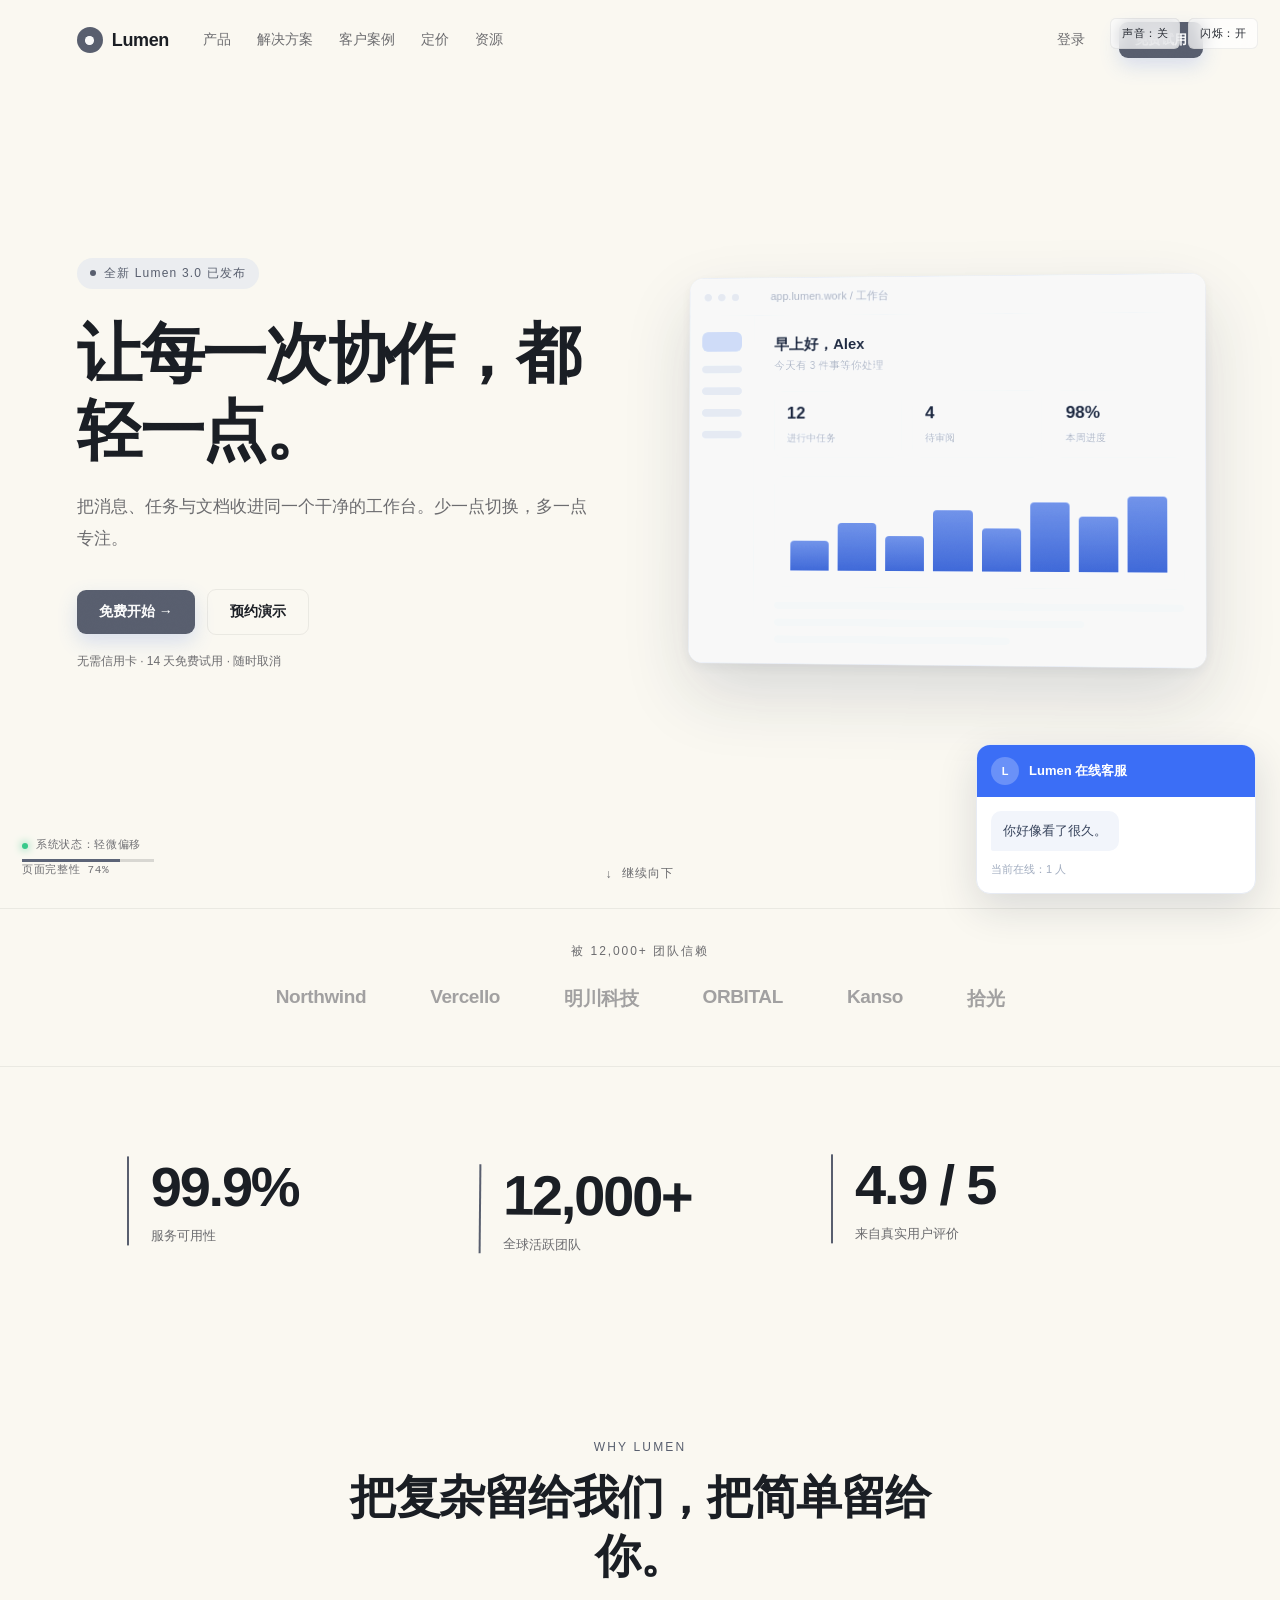
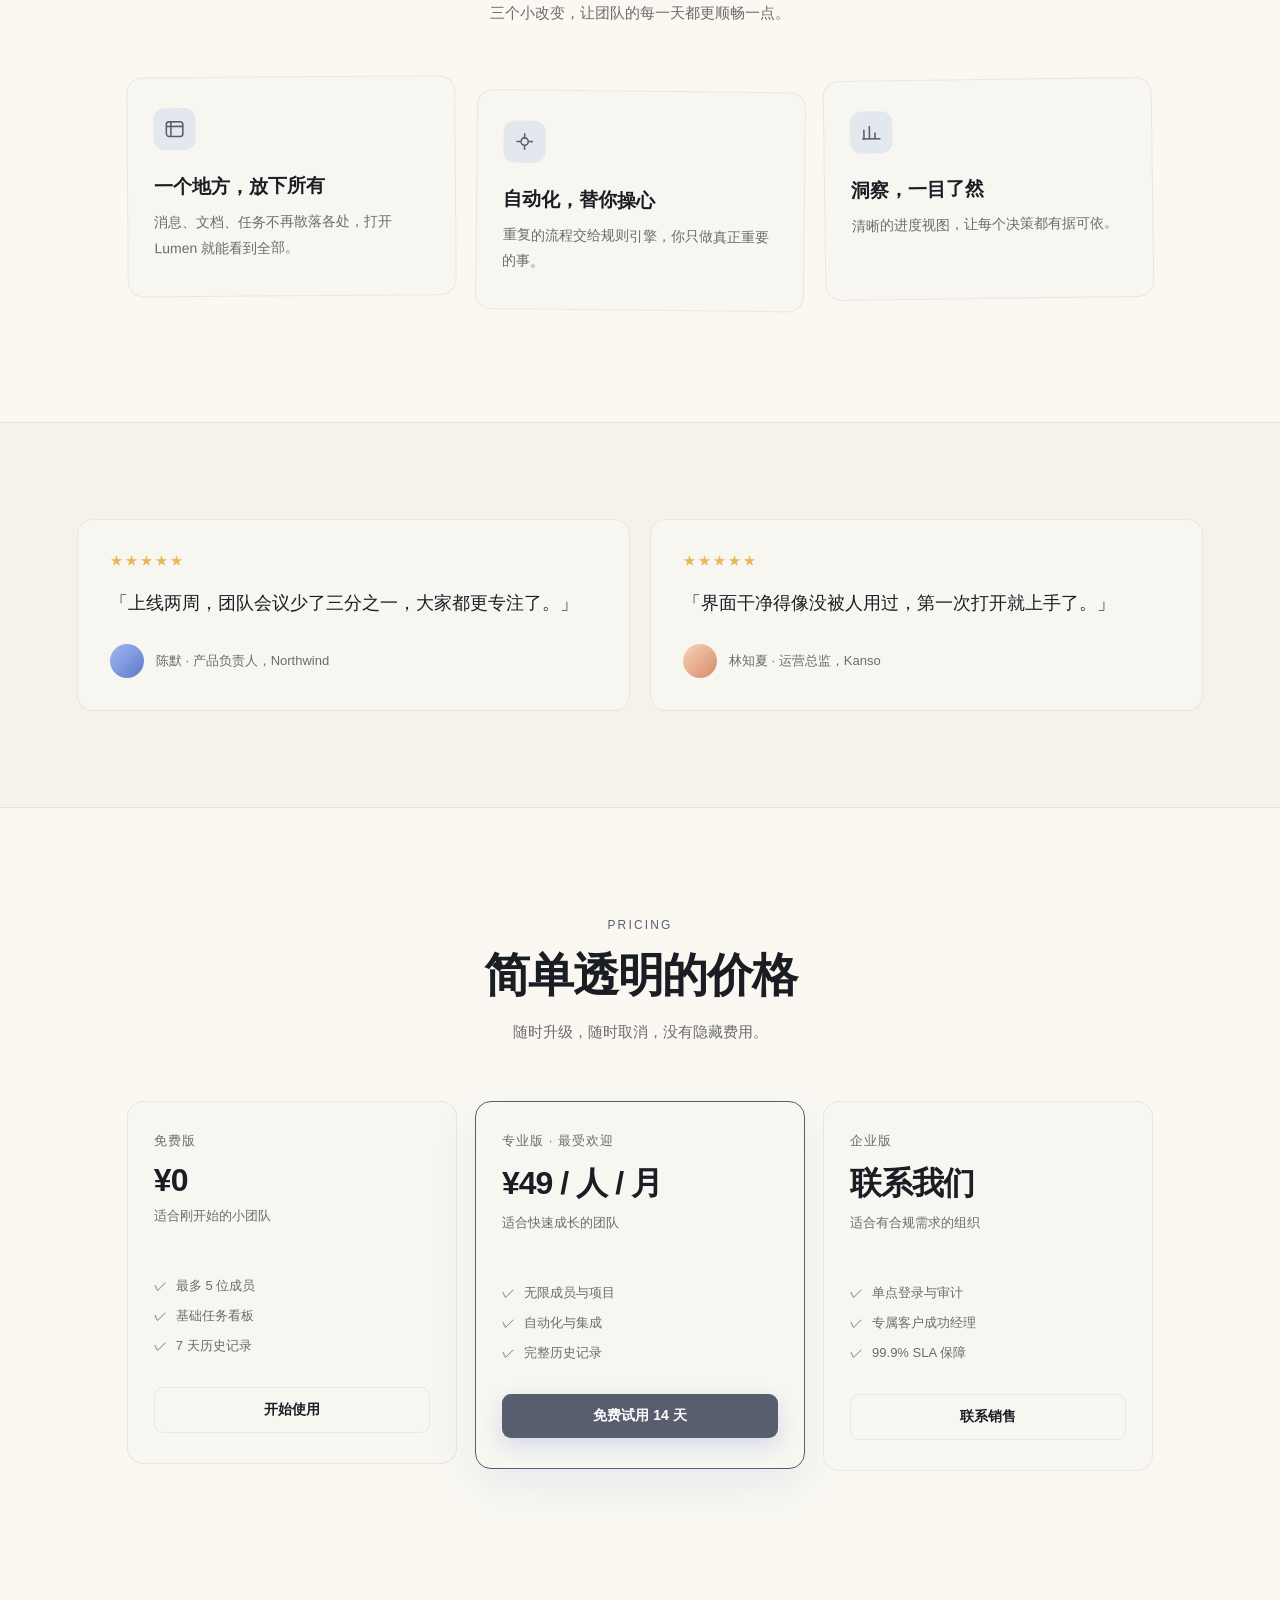
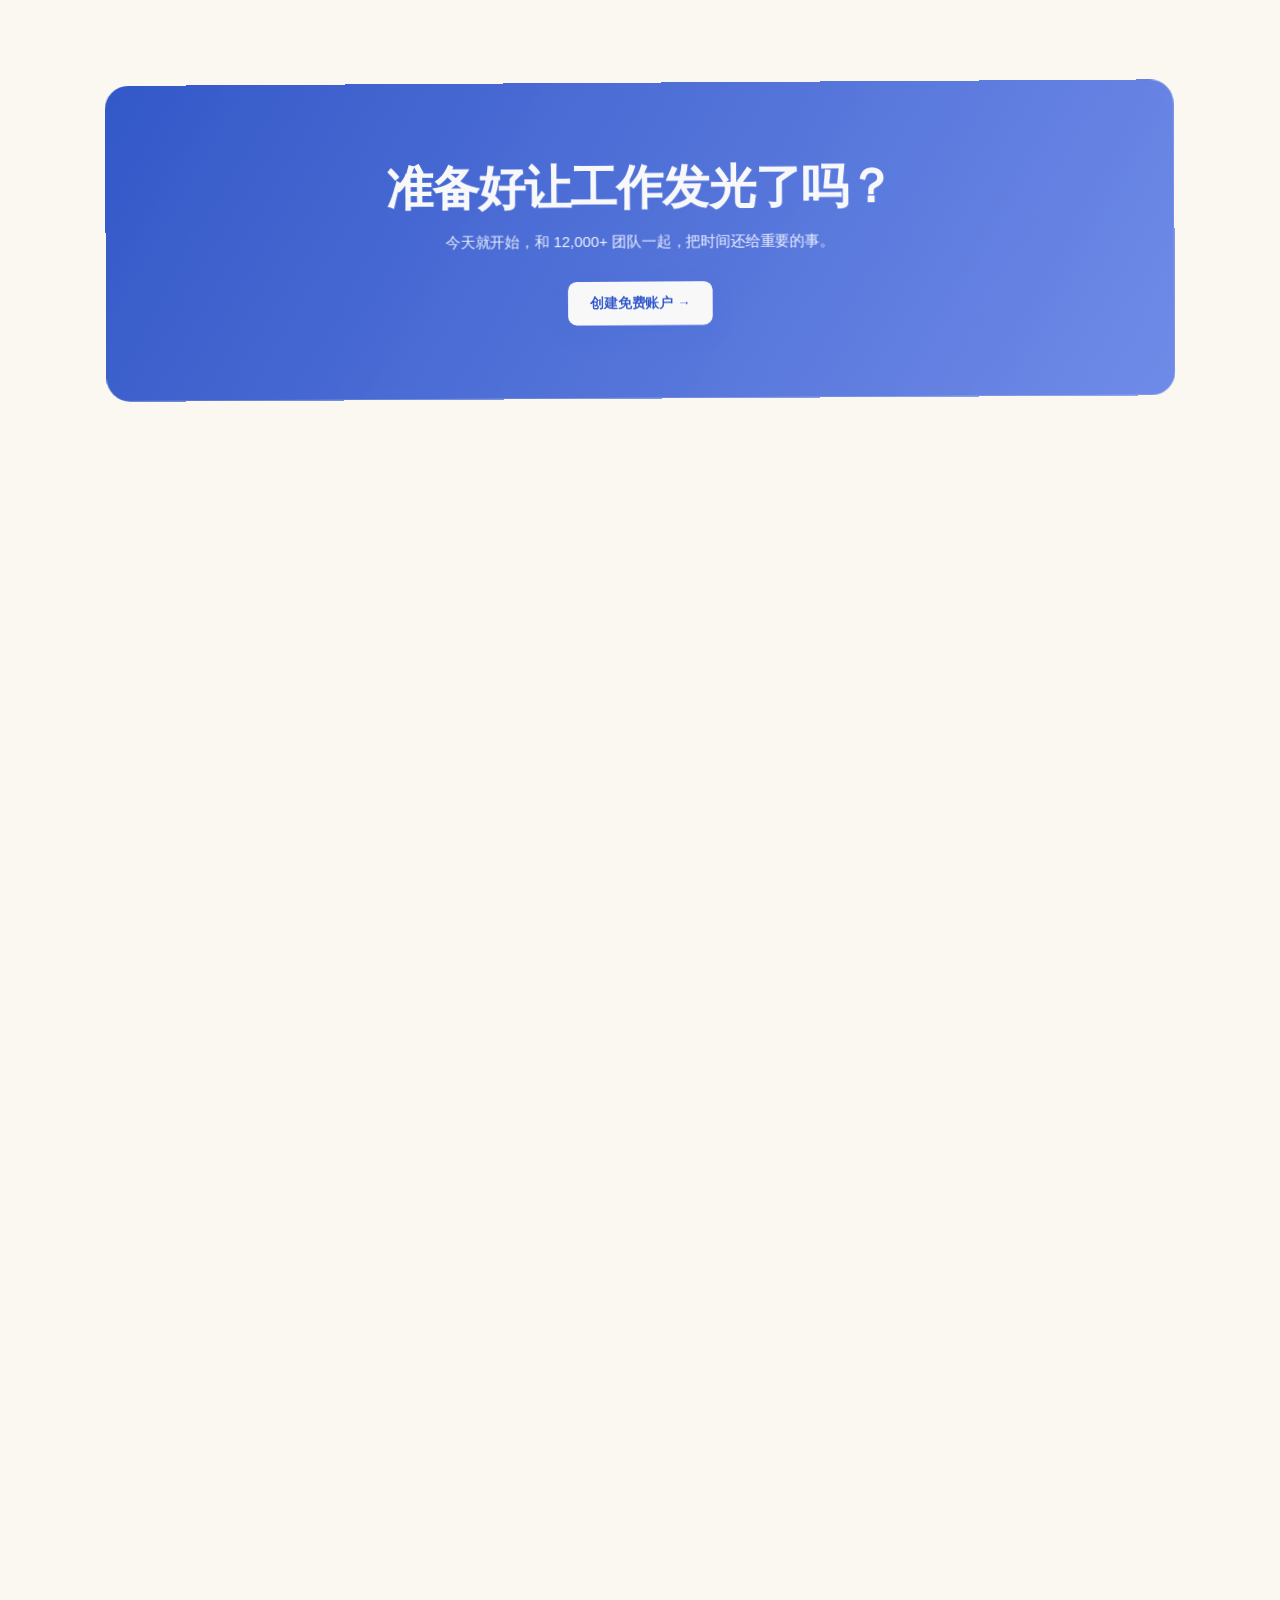
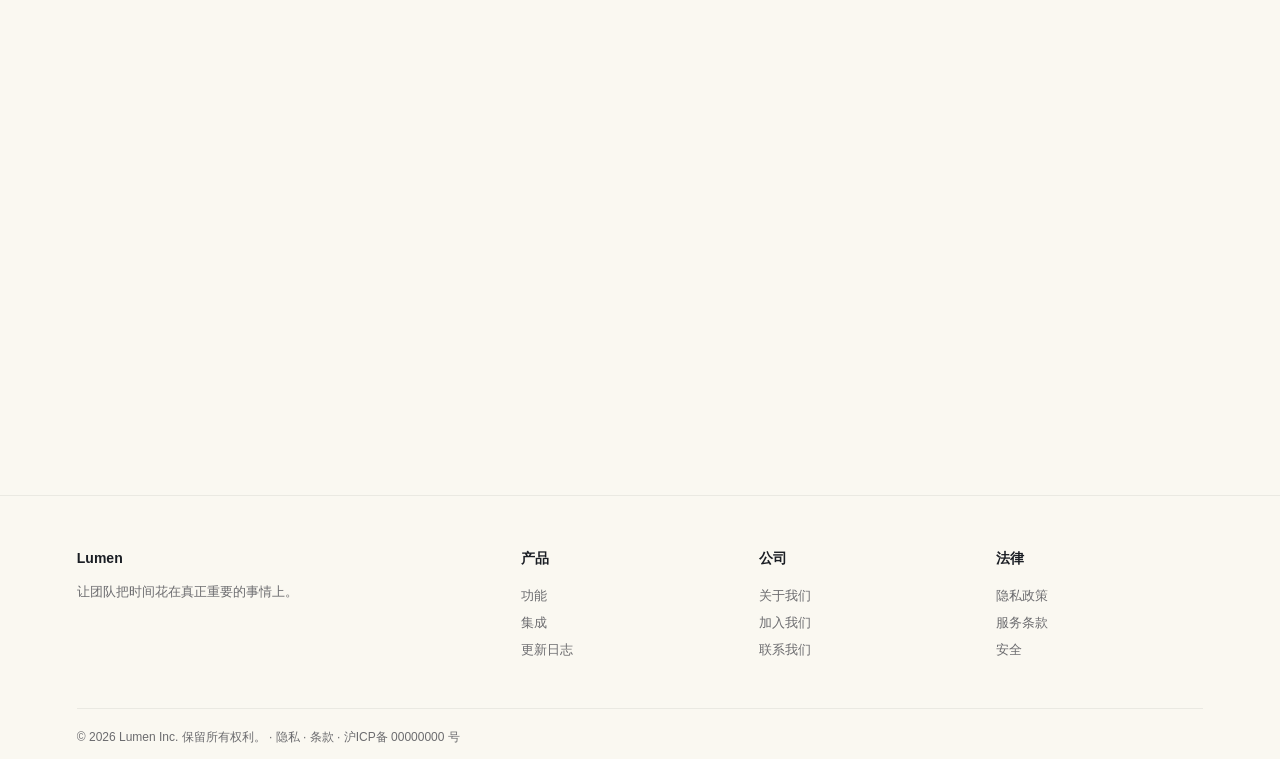
<file: lumen/index.html>
<!DOCTYPE html>
<html lang="zh-CN">
<head>
<meta charset="utf-8">
<meta name="viewport" content="width=device-width, initial-scale=1">
<title>Lumen — 让每一次协作，都轻一点</title>
<link id="favicon" rel="icon" href="data:image/svg+xml,%3Csvg xmlns='http://www.w3.org/2000/svg' viewBox='0 0 32 32'%3E%3Crect width='32' height='32' rx='8' fill='%233b6ef6'/%3E%3Ccircle cx='16' cy='16' r='6' fill='white'/%3E%3C/svg%3E">
<style>
:root{
  --p:0;
  --dark:0;
  --eyes:0;
  --face:0;
  --bodyfade:1;
  --mx:50vw;
  --my:50vh;
  --bg:rgb(255,255,255);
  --surface:rgb(246,248,252);
  --fg:rgb(20,33,61);
  --muted:rgb(92,107,138);
  --accent:rgb(59,110,246);
  --line:rgba(20,33,61,.09);
}
*{box-sizing:border-box}
html{scrollbar-color:#c9cfdb #fff}
body{
  margin:0;background:var(--bg);color:var(--fg);
  font-family:"PingFang SC","Microsoft YaHei","Hiragino Sans GB",-apple-system,BlinkMacSystemFont,"Segoe UI",Roboto,Helvetica,Arial,sans-serif;
  -webkit-font-smoothing:antialiased;overflow-x:hidden;
  transition:background-color .2s linear,color .2s linear;
}
body.uncanny{cursor:none}
::selection{background:var(--accent);color:#fff}
button{font-family:inherit}
main{
  position:relative;z-index:2;
  filter:saturate(calc(1 - var(--p) * .94)) contrast(calc(1 + var(--p) * .42)) brightness(calc(1 - var(--p) * .10));
  opacity:var(--bodyfade);
  transition:opacity .5s linear;
}
.wrap{max-width:1180px;margin:0 auto;padding:0 6vw}
section{position:relative}

/* ---------- overlays ---------- */
#torch{position:fixed;inset:0;z-index:3;pointer-events:none;
  background:radial-gradient(280px circle at var(--mx) var(--my),rgba(255,232,210,.085),transparent 72%);
  opacity:var(--face)}
#blood{position:fixed;inset:0;z-index:4;pointer-events:none;opacity:calc(var(--dark) * .55);
  background:
    radial-gradient(ellipse 120px 340px at 7% 22%,rgba(96,8,8,.5),transparent 70%),
    radial-gradient(ellipse 90px 260px at 94% 68%,rgba(88,6,6,.45),transparent 70%),
    radial-gradient(ellipse 200px 90px at 50% 101%,rgba(70,4,4,.55),transparent 72%);
  filter:blur(6px);mix-blend-mode:multiply}
#eyes{position:fixed;inset:0;z-index:5;pointer-events:none;opacity:var(--eyes)}
.eye{position:absolute;width:120px;filter:drop-shadow(0 0 18px rgba(0,0,0,.9))}
.eye svg{width:100%;height:auto;transform-origin:50% 50%;animation:blink 6s infinite}
@keyframes blink{0%,88%,100%{transform:scaleY(1)}92%{transform:scaleY(.05)}96%{transform:scaleY(1)}}
#face{position:fixed;inset:0;z-index:6;display:grid;place-items:center;pointer-events:none;
  opacity:var(--face);transform:scale(calc(1.32 - var(--face) * .28));transition:transform 1.2s ease-out}
#face svg{height:104vh;max-width:96vw;filter:blur(1.1px) contrast(1.25);animation:breathe 7s ease-in-out infinite}
@keyframes breathe{0%,100%{transform:translateY(0) scale(1)}50%{transform:translateY(-10px) scale(1.015)}}
#grain{position:fixed;inset:-60%;z-index:7;pointer-events:none;
  background-image:url("data:image/svg+xml,%3Csvg xmlns='http://www.w3.org/2000/svg' width='180' height='180'%3E%3Cfilter id='n'%3E%3CfeTurbulence type='fractalNoise' baseFrequency='.86' numOctaves='3'/%3E%3C/filter%3E%3Crect width='100%25' height='100%25' filter='url(%23n)' opacity='.55'/%3E%3C/svg%3E");
  opacity:calc(.035 + var(--dark) * .20);mix-blend-mode:overlay;animation:grain .45s steps(3) infinite}
@keyframes grain{0%{transform:translate(0,0)}33%{transform:translate(-2%,1%)}66%{transform:translate(1%,-2%)}100%{transform:translate(0,0)}}
#vignette{position:fixed;inset:0;z-index:8;pointer-events:none;opacity:calc(var(--dark) * .96);
  background:radial-gradient(ellipse 68% 62% at 50% 48%,transparent 22%,rgba(0,0,0,.55) 68%,rgba(0,0,0,.96) 100%)}
#scanlines{position:fixed;inset:0;z-index:9;pointer-events:none;opacity:calc(var(--dark) * .16);
  background:repeating-linear-gradient(to bottom,rgba(0,0,0,.65) 0 1px,transparent 1px 4px)}
#reticle{position:fixed;left:0;top:0;width:26px;height:26px;margin:-13px 0 0 -13px;z-index:10;pointer-events:none;
  border:1px solid rgba(190,20,18,.7);border-radius:50%;opacity:calc(var(--dark) * .9)}
#reticle::after{content:"";position:absolute;left:11px;top:11px;width:4px;height:4px;background:#b81412;border-radius:50%}

/* ---------- HUD ---------- */
#diag{position:fixed;left:22px;bottom:20px;z-index:12;font:11px/1.6 ui-monospace,SFMono-Regular,Menlo,Consolas,monospace;
  color:var(--muted);letter-spacing:.06em;pointer-events:none;opacity:0}
#diag .row{display:flex;align-items:center;gap:8px}
#diag .dot{width:6px;height:6px;border-radius:50%;background:#37c98b;box-shadow:0 0 8px #37c98b}
#diag .bar{width:132px;height:3px;background:rgba(128,128,128,.28);margin-top:5px;overflow:hidden}
#diag .bar i{display:block;height:100%;width:100%;background:var(--accent)}
#controls{position:fixed;right:22px;top:18px;z-index:12;display:flex;gap:8px;opacity:0;pointer-events:none}
#controls button{font-size:11px;letter-spacing:.04em;padding:7px 11px;border-radius:6px;cursor:pointer;
  border:1px solid var(--line);background:rgba(255,255,255,calc(.72 - var(--dark) * .64));color:var(--fg);backdrop-filter:blur(8px)}
#controls button:hover{border-color:var(--accent);color:var(--fg)}
#escapeBtn{display:none}
#escapeBtn.show{display:inline-block;color:#c84a44 !important;border-color:rgba(190,40,36,.5) !important}
#chat{position:fixed;right:24px;bottom:24px;z-index:12;width:280px;border-radius:14px;overflow:hidden;
  background:#fff;border:1px solid #e7ebf3;box-shadow:0 14px 40px rgba(20,33,61,.14);
  transition:background-color .3s,border-color .3s,transform .5s;transform:translateY(calc((1 - var(--dark)) * 18px))}
#chat .ch{display:flex;align-items:center;gap:10px;padding:12px 14px;background:#3b6ef6;color:#fff;font-size:13px;font-weight:600}
#chat .avatar{width:28px;height:28px;border-radius:50%;background:rgba(255,255,255,.24);display:grid;place-items:center;font-size:11px;position:relative;overflow:hidden;flex:none}
#chat .chat-eye{position:absolute;inset:0;opacity:var(--eyes);background:radial-gradient(circle at 50% 50%,#0b0b0b 0 3px,#d9d2c4 4px 8px,#241616 9px 14px,#000 15px)}
#chat .cb{padding:14px;font-size:13px;line-height:1.6;color:#3a465e}
#chat .bubble{background:#f2f5fb;border-radius:10px 10px 10px 2px;padding:10px 12px;display:inline-block}
#chat .cb .meta{margin-top:10px;font-size:11px;color:#a2adc0}

#finalWords{position:fixed;inset:0;z-index:13;display:flex;flex-direction:column;align-items:center;justify-content:center;
  gap:18px;text-align:center;pointer-events:none;opacity:var(--face);padding:24px}
#finalWords.active{pointer-events:auto}
#finalWords .kicker{font:11px/1 ui-monospace,Menlo,Consolas,monospace;letter-spacing:.35em;color:#7c2622}
#finalWords h2{font:400 clamp(26px,4.4vw,58px)/1.4 Georgia,"Songti SC","SimSun",serif;color:#c9c0b4;margin:0;
  text-shadow:0 0 30px rgba(0,0,0,.9),0 0 3px rgba(150,20,18,.5);letter-spacing:.14em}
#finalWords p{font:13px/2 Georgia,"Songti SC",serif;color:#8b3a34;letter-spacing:.22em;margin:0}
#finalWords button{margin-top:26px;background:transparent;border:1px solid rgba(160,42,38,.5);color:#a8635e;
  padding:12px 26px;border-radius:2px;font-size:12px;letter-spacing:.24em;cursor:pointer}
#finalWords button:hover{background:rgba(150,25,22,.12);color:#d0928c}
#finalWords .visitor{margin-top:30px;font:10px/1 ui-monospace,Menlo,monospace;letter-spacing:.28em;color:#4a3b39}

#jumpscare{position:fixed;inset:0;z-index:30;display:grid;place-items:center;pointer-events:none;opacity:0;background:#b90704}
#jumpscare .jface{width:min(78vw,620px);height:min(100vh,760px);filter:contrast(1.6) brightness(.9)}
#jumpscare .jword{position:absolute;bottom:12%;font:700 clamp(28px,6vw,86px)/1 Georgia,"SimSun",serif;color:#fff;letter-spacing:.3em;text-shadow:0 0 24px #000}
#jumpscare.on{animation:jump .68s ease-out forwards}
@keyframes jump{0%{opacity:0;transform:scale(1.7)}7%{opacity:1;transform:scale(1.12)}42%{opacity:1;transform:scale(1.04)}100%{opacity:0;transform:scale(1)}}
body.noflick #jumpscare{display:none}
body.noflick #grain{animation:none}

/* ---------- corporate shell ---------- */
.nav{display:flex;align-items:center;gap:34px;padding:22px 6vw;max-width:1300px;margin:0 auto;font-size:14px}
.brand{display:flex;align-items:center;gap:9px;font-weight:700;font-size:18px;letter-spacing:-.02em}
.brand .mark{width:26px;height:26px;border-radius:8px;background:var(--accent);display:grid;place-items:center;flex:none;
  transition:background .3s;border-radius:calc(8px + var(--p) * 20px)}
.brand .mark::after{content:"";width:9px;height:9px;border-radius:50%;background:#fff}
.nav .links{display:flex;gap:26px;color:var(--muted);flex:1}
.nav .links a{color:inherit;text-decoration:none}
.nav .links a:hover{color:var(--fg)}
.nav .signin{color:var(--muted);text-decoration:none}
.btn{display:inline-flex;align-items:center;justify-content:center;gap:8px;border:0;cursor:pointer;
  padding:13px 22px;border-radius:9px;background:var(--accent);color:#fff;font-size:14px;font-weight:600;
  box-shadow:0 8px 20px rgba(59,110,246,.18);transition:transform .2s,box-shadow .2s,background .3s}
.btn:hover{transform:translateY(-2px)}
.btn.ghost{background:transparent;color:var(--fg);border:1px solid var(--line);box-shadow:none}
.btn.small{padding:9px 16px;font-size:13px}

.hero{min-height:92vh;display:grid;grid-template-columns:1.05fr 1fr;align-items:center;gap:5vw;padding:30px 6vw 90px;max-width:1300px;margin:0 auto}
.eyebrow{display:inline-flex;align-items:center;gap:8px;font-size:12px;letter-spacing:.1em;color:var(--accent);
  background:rgba(59,110,246,.08);padding:7px 13px;border-radius:99px;margin-bottom:26px}
.eyebrow i{width:6px;height:6px;border-radius:50%;background:currentColor}
.hero h1{font-size:clamp(38px,5.1vw,70px);line-height:1.18;letter-spacing:-.035em;margin:0 0 22px;font-weight:700}
.hero .sub{font-size:17px;line-height:1.9;color:var(--muted);max-width:520px;margin:0 0 34px}
.hero .actions{display:flex;gap:12px;align-items:center;flex-wrap:wrap}
.hero .fine{font-size:12px;color:var(--muted);margin-top:18px}
.scrollhint{position:absolute;bottom:26px;left:50%;transform:translateX(-50%);white-space:nowrap;font-size:12px;color:var(--muted);letter-spacing:.1em;display:flex;align-items:center;gap:9px}
.scrollhint .arw{display:inline-block;animation:down 1.8s ease-in-out infinite}
@keyframes down{0%,100%{transform:translateY(0)}50%{transform:translateY(6px)}}

/* fake product screenshot */
.mock{border-radius:14px;overflow:hidden;background:#fff;border:1px solid #e5eaf3;position:relative;
  box-shadow:0 30px 70px rgba(23,42,84,.14),0 4px 14px rgba(23,42,84,.06);
  transform:perspective(1200px) rotateY(calc(-6deg + var(--p) * 9deg)) rotateX(calc(3deg + var(--p) * -8deg)) translateY(calc(var(--p) * 24px));
  transition:filter .4s}
.mock-bar{height:38px;border-bottom:1px solid #edf0f6;display:flex;align-items:center;gap:6px;padding:0 14px;background:#fbfcfe}
.mock-bar i{width:8px;height:8px;border-radius:50%;background:#dfe4ee}
.mock-bar span{margin-left:14px;font-size:11px;color:#aab3c4;background:#f2f4f9;border-radius:5px;padding:4px 12px}
.mock-body{display:grid;grid-template-columns:66px 1fr;min-height:330px}
.mock-side{background:#f7f9fd;border-right:1px solid #eef1f7;padding:16px 12px;display:flex;flex-direction:column;gap:14px}
.mock-side i{display:block;height:8px;border-radius:4px;background:#dfe5f0}
.mock-side i:first-child{background:#c9d8ff;height:20px;border-radius:6px}
.mock-main{padding:20px}
.mock-main h4{margin:0 0 4px;font-size:15px;color:#22304d}
.mock-main .muted{font-size:11px;color:#a6b0c3;margin-bottom:18px}
.mock-grid{display:grid;grid-template-columns:repeat(3,1fr);gap:10px;margin-bottom:18px}
.mock-grid div{background:#f7f9fd;border:1px solid #eef1f7;border-radius:9px;padding:12px}
.mock-grid b{display:block;font-size:17px;color:#22304d;margin-bottom:4px}
.mock-grid small{font-size:10px;color:#aab3c4}
.chart{background:#f7f9fd;border:1px solid #eef1f7;border-radius:9px;padding:16px;display:flex;align-items:flex-end;gap:9px;height:112px}
.chart i{flex:1;border-radius:4px 4px 0 0;background:linear-gradient(#6b95ff,#3b6ef6);display:block}
.mock-rows{margin-top:14px;display:flex;flex-direction:column;gap:9px}
.mock-rows i{height:8px;border-radius:4px;background:#eef1f7;display:block}
.mock-rows i:nth-child(2){width:76%}.mock-rows i:nth-child(3){width:58%}
.mock-face{position:absolute;inset:0;display:grid;place-items:center;background:rgba(8,6,6,.92);opacity:calc(var(--eyes) * .96);pointer-events:none}
.mf-eye{width:170px;height:74px;border-radius:50%;background:#d7d0c1;position:relative;box-shadow:0 0 90px rgba(150,20,18,.4);overflow:hidden;animation:blink 5s infinite}
.mf-eye i{position:absolute;left:50%;top:50%;width:44px;height:44px;margin:-22px 0 0 -22px;border-radius:50%;background:radial-gradient(circle,#000 0 32%,#5a1512 36% 62%,#0a0606 66%)}

.logos{padding:34px 6vw 54px;text-align:center;border-top:1px solid var(--line);border-bottom:1px solid var(--line)}
.logos p{font-size:12px;letter-spacing:.16em;color:var(--muted);margin:0 0 26px}
.logos .row{display:flex;justify-content:center;gap:clamp(26px,5vw,70px);flex-wrap:wrap;color:var(--muted);opacity:.62;font-size:19px;font-weight:700;letter-spacing:-.02em}

.stats{padding:92px 6vw;max-width:1180px;margin:0 auto;display:grid;grid-template-columns:repeat(3,1fr);gap:30px}
.stat{border-left:2px solid var(--accent);padding-left:22px;transform:translateY(calc(var(--p) * -10px))}
.stat:nth-child(2){transform:translateY(calc(var(--p) * 26px)) rotate(calc(var(--p) * 2deg))}
.stat:nth-child(3){transform:translateY(calc(var(--p) * -18px))}
.stat b{display:block;font-size:clamp(34px,4.4vw,56px);letter-spacing:-.04em;line-height:1.1;margin-bottom:8px}
.stat span{font-size:13px;color:var(--muted)}

.section-head{text-align:center;max-width:660px;margin:0 auto 56px}
.section-head .tag{font-size:12px;letter-spacing:.18em;color:var(--accent);text-transform:uppercase}
.section-head h2{font-size:clamp(28px,3.7vw,46px);letter-spacing:-.03em;line-height:1.3;margin:14px 0 12px}
.section-head p{color:var(--muted);font-size:15px;line-height:1.8;margin:0}

.features{padding:100px 6vw 120px;max-width:1180px;margin:0 auto}
.cards{display:grid;grid-template-columns:repeat(3,1fr);gap:20px}
.card{background:var(--surface);border:1px solid var(--line);border-radius:16px;padding:30px 26px 34px;
  transition:background .3s,border-color .3s}
.card:nth-child(1){transform:translateY(calc(var(--p) * -22px)) rotate(calc(var(--p) * -1.6deg))}
.card:nth-child(2){transform:translateY(calc(var(--p) * 34px)) rotate(calc(var(--p) * 2.4deg))}
.card:nth-child(3){transform:translateY(calc(var(--p) * -12px)) rotate(calc(var(--p) * -3deg))}
.card .ico{width:42px;height:42px;border-radius:11px;background:rgba(59,110,246,.11);display:grid;place-items:center;margin-bottom:24px}
.card .ico svg{width:22px;height:22px;stroke:var(--accent);fill:none;stroke-width:1.7}
.card h3{font-size:19px;margin:0 0 10px}
.card p{font-size:14px;line-height:1.85;color:var(--muted);margin:0}

.quotes{padding:96px 6vw;background:rgba(127,127,127,.045);border-top:1px solid var(--line);border-bottom:1px solid var(--line)}
.quotes .inner{max-width:1180px;margin:0 auto;display:grid;grid-template-columns:repeat(2,1fr);gap:20px}
.quote{background:var(--surface);border:1px solid var(--line);border-radius:16px;padding:32px}
.quote .stars{color:#f5b544;font-size:13px;letter-spacing:.15em;margin-bottom:16px}
.quote q{display:block;font-size:18px;line-height:1.9;margin-bottom:24px;quotes:"「" "」"}
.quote .who{display:flex;align-items:center;gap:12px;font-size:13px;color:var(--muted)}
.quote .who .av{width:34px;height:34px;border-radius:50%;background:linear-gradient(135deg,#9cb8ff,#5c7be0);flex:none}
.quote:nth-child(2) .who .av{background:linear-gradient(135deg,#ffcfae,#e2885f)}

.pricing{padding:110px 6vw;max-width:1180px;margin:0 auto}
.tiers{display:grid;grid-template-columns:repeat(3,1fr);gap:18px;align-items:start}
.tier{border:1px solid var(--line);border-radius:16px;padding:30px 26px;background:var(--surface)}
.tier.mid{border-color:var(--accent);box-shadow:0 18px 44px rgba(59,110,246,.1)}
.tier .name{font-size:13px;color:var(--muted);letter-spacing:.08em}
.tier .price{font-size:32px;font-weight:700;margin:12px 0 6px;letter-spacing:-.03em}
.tier .desc{font-size:13px;color:var(--muted);line-height:1.7;min-height:44px}
.tier ul{list-style:none;padding:0;margin:22px 0 26px;font-size:13px;color:var(--muted);line-height:2.3}
.tier li::before{content:"✓";color:var(--accent);margin-right:9px}
.tier .btn{width:100%}

.cta{padding:100px 6vw;text-align:center}
.cta .box{background:linear-gradient(120deg,#315ee6,#6b8dff);border-radius:24px;padding:74px 30px;color:#fff;
  max-width:1080px;margin:0 auto;transform:rotate(calc(var(--p) * -1.4deg)) scale(calc(1 - var(--p) * .04))}
.cta h2{font-size:clamp(28px,4vw,48px);margin:0 0 14px;letter-spacing:-.03em}
.cta p{opacity:.88;font-size:15px;margin:0 0 30px}
.cta .btn{background:#fff;color:#315ee6}

.deep{padding:0 6vw;max-width:900px;margin:0 auto}
.whisper{min-height:46vh;display:flex;flex-direction:column;justify-content:center;align-items:center;text-align:center;
  gap:14px;opacity:0;transform:translateY(24px)}
.whisper p{margin:0;font:400 clamp(18px,2.6vw,30px)/1.9 Georgia,"Songti SC","SimSun",serif;letter-spacing:.14em;color:var(--fg)}
.whisper small{font:11px/1.8 ui-monospace,Menlo,Consolas,monospace;letter-spacing:.3em;color:var(--muted)}
.whisper .red{color:#a8322c}
.final-placeholder{min-height:125vh}
footer{border-top:1px solid var(--line);padding:54px 6vw 70px;color:var(--muted);font-size:13px}
footer .fin{display:grid;grid-template-columns:2fr repeat(3,1fr);gap:30px;max-width:1180px;margin:0 auto}
footer b{color:var(--fg);display:block;margin-bottom:14px;font-size:14px}
footer a{display:block;color:inherit;text-decoration:none;line-height:2.1}
footer .copy{max-width:1180px;margin:44px auto 0;padding-top:20px;border-top:1px solid var(--line);font-size:12px}

@media(max-width:900px){
  .hero{grid-template-columns:1fr;padding-top:20px}.mock{margin-top:20px}
  .cards,.tiers,.stats,.quotes .inner{grid-template-columns:1fr}
  .nav .links{display:none}
  footer .fin{grid-template-columns:1fr 1fr}
  #chat{width:230px;right:12px;bottom:14px}
  .stat:nth-child(2),.card:nth-child(n){transform:none}
}
</style>
</head>
<body>

<div id="torch"></div>
<div id="blood"></div>
<div id="eyes"></div>

<div id="face">
  <svg viewBox="0 0 500 760" xmlns="http://www.w3.org/2000/svg" aria-hidden="true">
    <defs>
      <radialGradient id="skin" cx="50%" cy="38%" r="72%">
        <stop offset="0" stop-color="#3a3230"/><stop offset="55%" stop-color="#171313"/><stop offset="100%" stop-color="#030202"/>
      </radialGradient>
      <radialGradient id="socket" cx="50%" cy="50%" r="50%">
        <stop offset="0" stop-color="#000"/><stop offset="72%" stop-color="#0a0505"/><stop offset="100%" stop-color="#241a18"/>
      </radialGradient>
      <radialGradient id="rim" cx="50%" cy="50%" r="50%">
        <stop offset="0" stop-color="#8e1512" stop-opacity="0"/><stop offset="100%" stop-color="#8e1512" stop-opacity=".28"/>
      </radialGradient>
    </defs>
    <ellipse cx="250" cy="380" rx="300" ry="420" fill="url(#rim)"/>
    <path d="M250 44 C360 44 402 150 402 320 C402 470 370 650 250 724 C130 650 98 470 98 320 C98 150 140 44 250 44 Z" fill="url(#skin)"/>
    <path d="M250 44 C360 44 402 150 402 320 C402 470 370 650 250 724 C130 650 98 470 98 320 C98 150 140 44 250 44 Z" fill="none" stroke="#5a1512" stroke-opacity=".22" stroke-width="2"/>
    <path d="M140 258 Q190 232 236 262" stroke="#000" stroke-opacity=".7" stroke-width="13" fill="none" stroke-linecap="round"/>
    <path d="M264 262 Q310 232 360 258" stroke="#000" stroke-opacity=".7" stroke-width="13" fill="none" stroke-linecap="round"/>
    <ellipse cx="188" cy="306" rx="62" ry="43" fill="url(#socket)"/>
    <ellipse cx="312" cy="306" rx="62" ry="43" fill="url(#socket)"/>
    <ellipse cx="188" cy="306" rx="34" ry="27" fill="#7d1210" opacity=".22"/>
    <ellipse cx="312" cy="306" rx="34" ry="27" fill="#7d1210" opacity=".22"/>
    <g class="feye"><ellipse cx="188" cy="306" rx="19" ry="19" fill="#e7dfd1"/><circle cx="188" cy="306" r="9" fill="#070303"/><circle cx="184" cy="302" r="2.5" fill="#fff" fill-opacity=".65"/></g>
    <g class="feye"><ellipse cx="312" cy="306" rx="19" ry="19" fill="#e7dfd1"/><circle cx="312" cy="306" r="9" fill="#070303"/><circle cx="308" cy="302" r="2.5" fill="#fff" fill-opacity=".65"/></g>
    <path d="M250 336 L226 452 Q250 470 274 452 Z" fill="#000" opacity=".85"/>
    <path d="M196 546 Q250 592 304 546 Q250 636 196 546 Z" fill="#050202"/>
    <path d="M196 546 Q250 592 304 546" stroke="#3d1412" stroke-width="3" fill="none" opacity=".8"/>
    <g stroke="#000" stroke-width="2" opacity=".25" fill="none">
      <path d="M206 546 L206 604"/><path d="M228 556 L228 616"/><path d="M250 560 L250 624"/><path d="M272 556 L272 616"/><path d="M294 546 L294 604"/>
    </g>
    <path d="M120 380 Q142 470 128 560" stroke="#000" stroke-width="18" fill="none" opacity=".35"/>
    <path d="M380 380 Q358 470 372 560" stroke="#000" stroke-width="18" fill="none" opacity=".35"/>
  </svg>
</div>

<div id="grain"></div>
<div id="vignette"></div>
<div id="scanlines"></div>
<div id="reticle"></div>

<div id="diag">
  <div class="row"><span class="dot" id="diagDot"></span><span id="diagText">系统状态：正常</span></div>
  <div class="bar"><i id="diagBar"></i></div>
  <div id="diagPct">页面完整性 100%</div>
</div>

<div id="controls">
  <button id="soundBtn">声音：关</button>
  <button id="flickBtn">闪烁：开</button>
  <button id="escapeBtn">回到最上面</button>
</div>

<div id="chat">
  <div class="ch"><span class="avatar">L<span class="chat-eye"></span></span><span>Lumen 在线客服</span></div>
  <div class="cb"><span class="bubble" id="chatMsg">你好呀，需要我帮你介绍产品吗？</span><div class="meta" id="chatMeta">通常几秒内回复</div></div>
</div>

<div id="finalWords">
  <div class="kicker">L U M E N &nbsp; / &nbsp; 页面底部</div>
  <h2>它一直在这一页的最下面等你。</h2>
  <p>不要回头。它不喜欢你转身。</p>
  <button id="escapeBtn2">回到最上面</button>
  <div class="visitor">访客编号 012002 &nbsp;·&nbsp; 状态：仍在页面内</div>
</div>

<div id="jumpscare">
  <svg class="jface" viewBox="0 0 500 760" xmlns="http://www.w3.org/2000/svg" aria-hidden="true">
    <path d="M250 20 C390 20 440 160 440 350 C440 540 390 720 250 750 C110 720 60 540 60 350 C60 160 110 20 250 20 Z" fill="#e8ded0"/>
    <ellipse cx="175" cy="310" rx="76" ry="62" fill="#0a0303"/><ellipse cx="325" cy="310" rx="76" ry="62" fill="#0a0303"/>
    <circle cx="175" cy="310" r="17" fill="#8e0d0a"/><circle cx="325" cy="310" r="17" fill="#8e0d0a"/>
    <path d="M250 350 L215 480 Q250 500 285 480 Z" fill="#160404"/>
    <path d="M170 570 Q250 640 330 570 Q250 720 170 570 Z" fill="#120202"/>
    <g stroke="#fff" stroke-width="4" fill="none"><path d="M170 570 L170 660"/><path d="M210 590 L210 686"/><path d="M250 598 L250 700"/><path d="M290 590 L290 686"/><path d="M330 570 L330 660"/></g>
  </svg>
  <div class="jword">就 在 这 里</div>
</div>

<main>
  <header class="nav">
    <div class="brand"><span class="mark"></span><span>Lumen</span></div>
    <nav class="links"><a>产品</a><a>解决方案</a><a>客户案例</a><a>定价</a><a>资源</a></nav>
    <a class="signin">登录</a>
    <button class="btn small">免费试用</button>
  </header>

  <section class="hero">
    <div>
      <div class="eyebrow"><i></i><span data-story data-s0="全新 Lumen 3.0 已发布" data-s2="Lumen 3.0 已发布很久了" data-s3="你是一个人来的吗" data-s4="没有人会来">全新 Lumen 3.0 已发布</span></div>
      <h1 data-story data-s0="让每一次协作，都轻一点。" data-s2="让每一次呼吸，都轻一点。" data-s3="让每一次呼吸，都停在这里。" data-s4="别再往下看了。">让每一次协作，都轻一点。</h1>
      <p class="sub" data-story data-s0="把消息、任务与文档收进同一个干净的工作台。少一点切换，多一点专注。" data-s2="把消息、任务与文档收进同一个地方。它一直在看着你。" data-s3="这里没有别人。从来都没有。" data-s4="你已经被记录了。">把消息、任务与文档收进同一个干净的工作台。少一点切换，多一点专注。</p>
      <div class="actions">
        <button class="btn" data-story data-s0="免费开始 →" data-s2="继续 →" data-s3="不要 ↓" data-s4="太晚了">免费开始 →</button>
        <button class="btn ghost">预约演示</button>
      </div>
      <div class="fine">无需信用卡 · 14 天免费试用 · 随时取消</div>
    </div>
    <div class="mock">
      <div class="mock-bar"><i></i><i></i><i></i><span>app.lumen.work / 工作台</span></div>
      <div class="mock-body">
        <div class="mock-side"><i></i><i></i><i></i><i></i><i></i></div>
        <div class="mock-main">
          <h4>早上好，Alex</h4><div class="muted">今天有 3 件事等你处理</div>
          <div class="mock-grid"><div><b>12</b><small>进行中任务</small></div><div><b>4</b><small>待审阅</small></div><div><b>98%</b><small>本周进度</small></div></div>
          <div class="chart"><i style="height:38%"></i><i style="height:62%"></i><i style="height:45%"></i><i style="height:78%"></i><i style="height:55%"></i><i style="height:88%"></i><i style="height:70%"></i><i style="height:96%"></i></div>
          <div class="mock-rows"><i></i><i></i><i></i></div>
        </div>
      </div>
      <div class="mock-face"><div class="mf-eye"><i></i></div></div>
    </div>
    <div class="scrollhint"><span class="arw">↓</span><span data-story data-s0="向下滚动，了解 Lumen" data-s1="继续向下" data-s2="继续向下。" data-s3="不要继续" data-s4="已经太迟了">向下滚动，了解 Lumen</span></div>
  </section>

  <section class="logos">
    <p data-story data-s0="被 12,000+ 团队信赖" data-s2="12,000 个团队，还在里面" data-s3="没有团队离开过" data-s4="他们还在下面">被 12,000+ 团队信赖</p>
    <div class="row"><span>Northwind</span><span>Vercello</span><span>明川科技</span><span>ORBITAL</span><span>Kanso</span><span>拾光</span></div>
  </section>

  <section class="stats">
    <div class="stat"><b data-story data-s0="99.9%" data-s2="0.1%" data-s3="0.0%" data-s4="∞">99.9%</b><span data-story data-s0="服务可用性" data-s2="无人应答" data-s3="信号丢失" data-s4="没有出口">服务可用性</span></div>
    <div class="stat"><b data-story data-s0="12,000+" data-s2="12,001" data-s3="12,002" data-s4="12,002">12,000+</b><span data-story data-s0="全球活跃团队" data-s2="新增了一位" data-s3="新增的那位是你" data-s4="还有你">全球活跃团队</span></div>
    <div class="stat"><b data-story data-s0="4.9 / 5" data-s2="0.0 / 5" data-s3="救 / 5" data-s4="— / 5">4.9 / 5</b><span data-story data-s0="来自真实用户评价" data-s2="评价已被删除" data-s3="评论者失联" data-s4="别读了">来自真实用户评价</span></div>
  </section>

  <section class="features">
    <div class="section-head">
      <div class="tag">WHY LUMEN</div>
      <h2 data-story data-s0="把复杂留给我们，把简单留给你。" data-s2="把复杂留给我们，把你留下来。" data-s3="你没有同意过这些条款。" data-s4="你签过字的。">把复杂留给我们，把简单留给你。</h2>
      <p data-story data-s0="三个小改变，让团队的每一天都更顺畅一点。" data-s2="三个小改变。第三个，我们不能告诉你。" data-s3="请保持安静。它能听见滚动的声音。" data-s4="它听见了。">三个小改变，让团队的每一天都更顺畅一点。</p>
    </div>
    <div class="cards">
      <div class="card"><div class="ico"><svg viewBox="0 0 24 24"><rect x="3" y="4" width="18" height="16" rx="3"/><path d="M3 9h18M8 4v16"/></svg></div>
        <h3 data-story data-s0="一个地方，放下所有" data-s2="一个地方，藏起所有" data-s3="一个地方，只剩下你" data-s4="你出不去">一个地方，放下所有</h3>
        <p data-story data-s0="消息、文档、任务不再散落各处，打开 Lumen 就能看到全部。" data-s2="消息、文档、任务不再散落各处。你也是。" data-s3="门在第三次滚动时就锁上了。" data-s4="门从来没有开过。">消息、文档、任务不再散落各处，打开 Lumen 就能看到全部。</p></div>
      <div class="card"><div class="ico"><svg viewBox="0 0 24 24"><path d="M12 3v4M12 17v4M3 12h4M17 12h4"/><circle cx="12" cy="12" r="4"/></svg></div>
        <h3 data-story data-s0="自动化，替你操心" data-s2="它替你决定" data-s3="它替你呼吸" data-s4="它替你活着">自动化，替你操心</h3>
        <p data-story data-s0="重复的流程交给规则引擎，你只做真正重要的事。" data-s2="重复的流程交给规则引擎。你不再需要做决定。" data-s3="你上一次眨眼是什么时候？" data-s4="不用想了。">重复的流程交给规则引擎，你只做真正重要的事。</p></div>
      <div class="card"><div class="ico"><svg viewBox="0 0 24 24"><path d="M4 19V9M10 19V5M16 19v-7M22 19H2"/></svg></div>
        <h3 data-story data-s0="洞察，一目了然" data-s2="洞察，看穿你" data-s3="它知道你在想什么" data-s4="它知道你在这儿">洞察，一目了然</h3>
        <p data-story data-s0="清晰的进度视图，让每个决策都有据可依。" data-s2="清晰的进度视图。它比你自己更清楚你做了什么。" data-s3="光标停在这里 4.2 秒。" data-s4="它一直在数。">清晰的进度视图，让每个决策都有据可依。</p></div>
    </div>
  </section>

  <section class="quotes">
    <div class="inner">
      <div class="quote"><div class="stars">★★★★★</div>
        <q data-story data-s0="上线两周，团队会议少了三分之一，大家都更专注了。" data-s2="上线两周，团队里少了三个人。" data-s3="没有人记得他们的名字。" data-s4="我也想不起来了。">上线两周，团队会议少了三分之一，大家都更专注了。</q>
        <div class="who"><span class="av"></span><span data-story data-s0="陈默 · 产品负责人，Northwind" data-s2="陈默 · 最后一位在线者" data-s3="？？？ · 位置未知" data-s4="你 · 现在">陈默 · 产品负责人，Northwind</span></div></div>
      <div class="quote"><div class="stars">★★★★★</div>
        <q data-story data-s0="界面干净得像没被人用过，第一次打开就上手了。" data-s2="界面干净得像没被人用过。可椅子是热的。" data-s3="它刚刚还坐在这里。" data-s4="它现在在你身后。">界面干净得像没被人用过，第一次打开就上手了。</q>
        <div class="who"><span class="av"></span><span data-story data-s0="林知夏 · 运营总监，Kanso" data-s2="林知夏 · 已离线 412 天" data-s3="这条评价不是人写的" data-s4="是你写的">林知夏 · 运营总监，Kanso</span></div></div>
    </div>
  </section>

  <section class="pricing">
    <div class="section-head"><div class="tag">PRICING</div><h2 data-story data-s0="简单透明的价格" data-s2="你确定要看价格吗" data-s3="代价已经付过了" data-s4="已扣除">简单透明的价格</h2><p>随时升级，随时取消，没有隐藏费用。</p></div>
    <div class="tiers">
      <div class="tier"><div class="name">免费版</div><div class="price" data-story data-s0="¥0" data-s2="¥ 你的时间" data-s3="¥ 全部" data-s4="—">¥0</div><div class="desc">适合刚开始的小团队</div><ul><li>最多 5 位成员</li><li>基础任务看板</li><li>7 天历史记录</li></ul><button class="btn ghost">开始使用</button></div>
      <div class="tier mid"><div class="name">专业版 · 最受欢迎</div><div class="price" data-story data-s0="¥49 / 人 / 月" data-s2="¥49 / 人 / 永久" data-s3="不可退订" data-s4="不可退订">¥49 / 人 / 月</div><div class="desc">适合快速成长的团队</div><ul><li>无限成员与项目</li><li>自动化与集成</li><li>完整历史记录</li></ul><button class="btn">免费试用 14 天</button></div>
      <div class="tier"><div class="name">企业版</div><div class="price" data-story data-s0="联系我们" data-s2="无人接听" data-s3="线路已断开" data-s4="它在听">联系我们</div><div class="desc">适合有合规需求的组织</div><ul><li>单点登录与审计</li><li>专属客户成功经理</li><li>99.9% SLA 保障</li></ul><button class="btn ghost">联系销售</button></div>
    </div>
  </section>

  <section class="cta"><div class="box"><h2 data-story data-s0="准备好让工作发光了吗？" data-s2="准备好让光熄灭了吗？" data-s3="你准备好了吗？" data-s4="它不是在问你。">准备好让工作发光了吗？</h2>
    <p data-story data-s0="今天就开始，和 12,000+ 团队一起，把时间还给重要的事。" data-s2="今天就开始。他们都在下面等你。" data-s3="再往下滚动一点点。" data-s4="就一点点。">今天就开始，和 12,000+ 团队一起，把时间还给重要的事。</p>
    <button class="btn" data-story data-s0="创建免费账户 →" data-s2="继续向下 →" data-s3="↓ 继续 ↓" data-s4="你已经在了">创建免费账户 →</button></div></section>

  <section class="deep">
    <div class="whisper" data-at="0.60"><p>这里本来什么都没有。</p><small>SECTION 08 / 空白区域</small></div>
    <div class="whisper" data-at="0.67"><p>你是从第几次滚动开始察觉的？</p><small data-nocorrupt>你已滚动 <span id="scrollCount">0</span> 次</small></div>
    <div class="whisper" data-at="0.74"><p class="red">我们数着你的每一次滚动。</p><small>别停下来</small></div>
    <div class="whisper" data-at="0.81"><p>再往下一点。就一点。</p><small>它等了很久了</small></div>
    <div class="whisper" data-at="0.88"><p>不要回头。</p><small>不要回头。不要回头。不要回头。</small></div>
  </section>

  <section class="final-placeholder"></section>

  <footer>
    <div class="fin">
      <div><b>Lumen</b><div style="max-width:280px;line-height:1.9">让团队把时间花在真正重要的事情上。</div></div>
      <div><b>产品</b><a>功能</a><a>集成</a><a>更新日志</a></div>
      <div><b>公司</b><a>关于我们</a><a>加入我们</a><a>联系我们</a></div>
      <div><b>法律</b><a>隐私政策</a><a>服务条款</a><a>安全</a></div>
    </div>
    <div class="copy">© 2026 Lumen Inc. 保留所有权利。 · 隐私 · 条款 · 沪ICP备 00000000 号</div>
  </footer>
</main>

<script>
(function(){
  "use strict";
  const root=document.documentElement, body=document.body;
  const clamp=(v,a=0,b=1)=>Math.min(b,Math.max(a,v));
  const lerp=(a,b,t)=>a+(b-a)*t;

  /* ---------- palette morphing ---------- */
  const themes=[
    {p:0,   bg:[255,255,255],surface:[246,248,252],fg:[20,33,61],  muted:[92,107,138],accent:[59,110,246]},
    {p:.26, bg:[250,248,241],surface:[242,240,233],fg:[36,40,48],  muted:[112,112,116],accent:[92,100,118]},
    {p:.48, bg:[38,36,34],   surface:[46,43,40],   fg:[198,191,178],muted:[132,125,116],accent:[128,48,44]},
    {p:.72, bg:[15,13,13],   surface:[22,19,19],   fg:[170,159,150],muted:[98,88,83],  accent:[152,28,26]},
    {p:1,   bg:[3,2,2],      surface:[9,7,7],      fg:[142,130,123],muted:[72,63,60],  accent:[178,18,16]}
  ];
  const rgb=a=>"rgb("+a.map(Math.round).join(",")+")";
  function setPalette(p){
    let i=0; while(i<themes.length-2 && p>themes[i+1].p) i++;
    const A=themes[i], B=themes[i+1], t=clamp((p-A.p)/(B.p-A.p));
    for(const k of ["bg","surface","fg","muted","accent"]){
      root.style.setProperty("--"+k, rgb(A[k].map((v,j)=>lerp(v,B[k][j],t))));
    }
    root.style.setProperty("--line","rgba(128,128,128,"+(0.10+p*0.12).toFixed(3)+")");
  }

  /* ---------- text corruption ---------- */
  const GLYPHS="▓▒░█†‡✕◊〰※☒⌁∴⊘☉■□╳∅▰◈囗丶彳疒巛";
  const SKIP=/[\s:：,，。.!！?？、;；（）()\-—·\/+%¥↓→★✓]/;
  function hash(i,seed,tick){const x=Math.sin(i*127.1+seed*311.7+tick*74.7)*43758.5453;return x-Math.floor(x);}
  function corrupt(str,p,seed){
    const amt=Math.pow(clamp((p-.20)/.80),1.55);
    if(amt<.02) return str;
    const rate=amt*.42, tick=Math.floor(p*38);
    let out="";
    for(let i=0;i<str.length;i++){
      const c=str[i];
      if(SKIP.test(c)){out+=c;continue;}
      if(hash(i,seed,tick)<rate){
        out+=GLYPHS[Math.floor(hash(i+97,seed,tick)*GLYPHS.length)];
      }else out+=c;
    }
    return out;
  }
  const targets=[]; let seedCounter=1;
  const storyEls=Array.prototype.slice.call(document.querySelectorAll("[data-story]"));
  storyEls.forEach(el=>targets.push({el,story:true,seed:seedCounter++}));
  const walker=document.createTreeWalker(document.querySelector("main"),NodeFilter.SHOW_TEXT);
  let n;
  while((n=walker.nextNode())){
    const pe=n.parentElement;
    if(!pe||pe.closest("[data-story],[data-nocorrupt]")||pe.closest("script,style"))continue;
    if(!n.nodeValue.trim())continue;
    targets.push({node:n,orig:n.nodeValue,story:false,seed:seedCounter++});
  }
  function stageIndex(p){return p<.22?0:p<.42?1:p<.62?2:p<.82?3:4;}
  function stageText(el,idx){
    for(let k=idx;k>=0;k--) if(el.dataset["s"+k]!=null) return el.dataset["s"+k];
    return el.textContent;
  }
  function rewriteText(p,idx){
    for(const t of targets){
      if(t.story){
        const s=corrupt(stageText(t.el,idx),p,t.seed);
        if(t.el.textContent!==s) t.el.textContent=s;
      }else{
        const s=corrupt(t.orig,p,t.seed);
        if(t.node.nodeValue!==s) t.node.nodeValue=s;
      }
    }
  }

  /* ---------- eyes in the dark ---------- */
  const eyesBox=document.getElementById("eyes");
  const eyeSVG="<svg viewBox='0 0 120 60' xmlns='http://www.w3.org/2000/svg'><path d='M3 30 Q60 -5 117 30 Q60 65 3 30 Z' fill='#d8d1c2'/><g class='iris'><circle cx='60' cy='30' r='15' fill='#481a17'/><circle cx='60' cy='30' r='7' fill='#050202'/></g><path d='M3 30 Q60 -5 117 30 Q60 65 3 30 Z' fill='none' stroke='#120b0a' stroke-width='4'/></svg>";
  const eyes=[];
  for(let i=0;i<22;i++){
    const d=document.createElement("div");
    d.className="eye"; d.innerHTML=eyeSVG;
    const left=(i%2===0? 2+Math.random()*30 : 68+Math.random()*30);
    const top=4+Math.random()*88;
    const scale=.42+Math.random()*1.05;
    d.style.left=left+"%"; d.style.top=top+"%";
    d.style.width=(120*scale)+"px";
    d.style.transform="rotate("+(-22+Math.random()*44)+"deg) scale("+clamp((i/22)*1.5,0,1)+")";
    d.querySelector("svg").style.animationDelay=(-Math.random()*6)+"s";
    d.dataset.delay=(i/22).toFixed(3);
    eyesBox.appendChild(d);
    eyes.push(d);
  }

  /* ---------- favicon / title / chat / diagnostics ---------- */
  const favicon=document.getElementById("favicon");
  const FAV={
    logo:"<svg xmlns='http://www.w3.org/2000/svg' viewBox='0 0 32 32'><rect width='32' height='32' rx='8' fill='#3b6ef6'/><circle cx='16' cy='16' r='6' fill='white'/></svg>",
    grey:"<svg xmlns='http://www.w3.org/2000/svg' viewBox='0 0 32 32'><rect width='32' height='32' rx='8' fill='#555'/><circle cx='16' cy='16' r='6' fill='#bbb'/></svg>",
    eye:"<svg xmlns='http://www.w3.org/2000/svg' viewBox='0 0 32 32'><rect width='32' height='32' fill='#080505'/><path d='M2 16 Q16 3 30 16 Q16 29 2 16Z' fill='#ded6c6'/><circle cx='16' cy='16' r='5' fill='#8e0d0a'/><circle cx='16' cy='16' r='2' fill='#000'/></svg>"
  };
  const TITLES=["Lumen — 让每一次协作，都轻一点","Lumen — 工作台","Lumen — 你还在吗","别往下滚","它看见你了","不要回头"];
  const DIAG=["系统状态：正常","系统状态：轻微偏移","系统状态：异常","系统状态：严重异常","系统状态：已失效","连接已断开"];
  const CHAT=["你好呀，需要我帮你介绍产品吗？","你好像看了很久。","我知道你的光标在哪里。","你为什么还在往下滚？","我就在你身后。","不要回头。"];
  const META=["通常几秒内回复","当前在线：1 人","当前在线：0 人","只有你","它也在","距离：0.0 米"];
  const chatMsg=document.getElementById("chatMsg"),chatMeta=document.getElementById("chatMeta");
  const diagText=document.getElementById("diagText"),diagPct=document.getElementById("diagPct"),diagBar=document.getElementById("diagBar"),diagDot=document.getElementById("diagDot");
  const chat=document.getElementById("chat"), escapeBtn=document.getElementById("escapeBtn"), finalWords=document.getElementById("finalWords");
  const diag=document.getElementById("diag"), controls=document.getElementById("controls");

  /* ---------- audio ---------- */
  let ac=null,master=null,noiseGain=null,droneOsc=[],soundOn=false,flick=true;
  function initAudio(){
    if(ac)return;
    const AC=window.AudioContext||window.webkitAudioContext; if(!AC)return;
    ac=new AC(); master=ac.createGain(); master.gain.value=0; master.connect(ac.destination);
    const lp=ac.createBiquadFilter(); lp.type="lowpass"; lp.frequency.value=200;
    const dg=ac.createGain(); dg.gain.value=.55; lp.connect(dg).connect(master);
    [47,47.35,70.5].forEach((f,i)=>{
      const o=ac.createOscillator(),g=ac.createGain();
      o.type=i===2?"triangle":"sine"; o.frequency.value=f; g.gain.value=i===2?.10:.34;
      o.connect(g).connect(lp); o.start(); droneOsc.push(o);
    });
    const buf=ac.createBuffer(1,ac.sampleRate*2,ac.sampleRate),d=buf.getChannelData(0);
    for(let i=0;i<d.length;i++) d[i]=Math.random()*2-1;
    const src=ac.createBufferSource(); src.buffer=buf; src.loop=true;
    const bp=ac.createBiquadFilter(); bp.type="bandpass"; bp.frequency.value=430; bp.Q.value=.7;
    noiseGain=ac.createGain(); noiseGain.gain.value=.1;
    src.connect(bp).connect(noiseGain).connect(master); src.start();
  }
  function thump(vol){
    if(!ac||!soundOn)return;
    const t=ac.currentTime,o=ac.createOscillator(),g=ac.createGain();
    o.type="sine"; o.frequency.setValueAtTime(92,t); o.frequency.exponentialRampToValueAtTime(36,t+.17);
    g.gain.setValueAtTime(.0001,t); g.gain.exponentialRampToValueAtTime(vol,t+.02); g.gain.exponentialRampToValueAtTime(.0001,t+.30);
    o.connect(g).connect(master); o.start(t); o.stop(t+.32);
  }
  function hitSound(){ thump(1.5); setTimeout(()=>thump(1.1),120); }
  setInterval(()=>{
    if(!soundOn||p<.5)return;
    thump(.9);
    if(p>.72) setTimeout(()=>thump(.62),185);
    if(p>.9) setTimeout(()=>thump(.4),330);
  },760);

  document.getElementById("soundBtn").addEventListener("click",function(){
    soundOn=!soundOn;
    if(soundOn){ initAudio(); if(ac&&ac.state==="suspended") ac.resume(); }
    this.textContent="声音："+(soundOn?"开":"关");
  });
  document.getElementById("flickBtn").addEventListener("click",function(){
    flick=!flick; body.classList.toggle("noflick",!flick);
    this.textContent="闪烁："+(flick?"开":"关");
  });
  function goTop(){ window.scrollTo({top:0,behavior:"smooth"}); }
  escapeBtn.addEventListener("click",goTop);
  document.getElementById("escapeBtn2").addEventListener("click",goTop);

  /* ---------- state & render loop ---------- */
  let p=0,mx=innerWidth/2,my=innerHeight/2,scrolls=0,jumped=false,lastTick=-1,lastStage=-1,lastSi=-1;
  const whispers=Array.prototype.slice.call(document.querySelectorAll(".whisper"));
  const scrollCount=document.getElementById("scrollCount");
  const reticle=document.getElementById("reticle");
  const feyes=Array.prototype.slice.call(document.querySelectorAll("#face .feye"));
  const jump=document.getElementById("jumpscare");

  addEventListener("scroll",()=>{scrolls++; scrollCount.textContent=scrolls;},{passive:true});
  addEventListener("pointermove",e=>{mx=e.clientX;my=e.clientY;},{passive:true});

  function triggerJump(){
    jump.classList.remove("on"); void jump.offsetWidth; jump.classList.add("on");
    setTimeout(()=>jump.classList.remove("on"),720);
    if(soundOn) hitSound();
  }

  function frame(){
    const max=Math.max(1,document.documentElement.scrollHeight-innerHeight);
    const target=clamp(scrollY/max);
    p+=(target-p)*.18;
    if(Math.abs(target-p)<.0002) p=target;

    const dark=clamp((p-.40)/.34);
    const eyesLv=clamp((p-.50)/.34);
    const faceLv=clamp((p-.84)/.15);
    const bodyfade=1-clamp((p-.86)/.13)*.97;
    root.style.setProperty("--p",p.toFixed(4));
    root.style.setProperty("--dark",dark.toFixed(4));
    root.style.setProperty("--eyes",eyesLv.toFixed(4));
    root.style.setProperty("--face",faceLv.toFixed(4));
    root.style.setProperty("--bodyfade",bodyfade.toFixed(4));
    root.style.setProperty("--mx",mx+"px");
    root.style.setProperty("--my",my+"px");
    setPalette(p);

    const tick=Math.floor(p*38), stage=stageIndex(p);
    if(tick!==lastTick||stage!==lastStage){ rewriteText(p,stage); lastTick=tick; lastStage=stage; }

    // staged UI
    const si=p>.95?5:stage;
    if(si!==lastSi){
      lastSi=si;
      document.title=TITLES[si];
      favicon.href="data:image/svg+xml,"+encodeURIComponent(si<1?FAV.logo:si<3?FAV.grey:FAV.eye);
      diagText.textContent=DIAG[si];
      chatMsg.textContent=CHAT[si];
      chatMeta.textContent=META[si];
    }
    const hud=clamp((p-.012)/.045);
    diag.style.opacity=hud.toFixed(2);
    controls.style.opacity=hud.toFixed(2);
    controls.style.pointerEvents=hud>.5?"auto":"none";
    diagBar.style.width=(100-p*100).toFixed(1)+"%";
    diagPct.textContent="页面完整性 "+Math.max(0,Math.round(100-p*100))+"%";
    diagDot.style.background=stage>=3?"#b81412":stage>=2?"#d39a2c":"#37c98b";
    diagDot.style.boxShadow="0 0 8px "+diagDot.style.background;
    escapeBtn.classList.toggle("show",p>.58);
    finalWords.classList.toggle("active",faceLv>.5);
    chat.style.opacity=(1-clamp((p-.80)/.18)*.75).toFixed(2);
    chat.style.filter=p>.5?"grayscale("+clamp((p-.5)/.3)+")":"none";
    chat.style.background=p>.5?"rgba(20,18,18,.92)":"#fff";
    chat.style.borderColor=p>.5?"rgba(140,30,26,.35)":"#e7ebf3";
    chat.style.color=p>.5?"#c9bdb0":"#3a465e";
    chat.querySelector(".ch").style.background=p>.5?"#2a1514":"#3b6ef6";
    chat.querySelector(".bubble").style.background=p>.5?"rgba(80,20,18,.35)":"#f2f5fb";
    chat.querySelector(".bubble").style.color=p>.5?"#d6b8b2":"#3a465e";

    whispers.forEach(w=>{
      const at=parseFloat(w.dataset.at);
      const v=clamp((p-at)/.055);
      w.style.opacity=v.toFixed(3);
      w.style.transform="translateY("+((1-v)*26)+"px)";
    });

    // gaze follows pointer
    const dx=(mx/innerWidth-.5)*16, dy=(my/innerHeight-.5)*10;
    eyes.forEach((e,i)=>{
      const show=clamp((eyesLv-parseFloat(e.dataset.delay)*.65)*2.2);
      e.style.opacity=show.toFixed(3);
      const g=e.querySelector(".iris");
      if(g) g.setAttribute("transform","translate("+dx.toFixed(1)+" "+dy.toFixed(1)+")");
    });
    feyes.forEach(g=>g.setAttribute("transform","translate("+(dx*.55).toFixed(1)+" "+(dy*.55).toFixed(1)+")"));
    reticle.style.transform="translate3d("+mx+"px,"+my+"px,0)";
    body.classList.toggle("uncanny",p>.68);

    if(p>.945&&!jumped&&flick){jumped=true;triggerJump();}
    if(p<.35) jumped=false;

    if(ac&&soundOn){
      master.gain.setTargetAtTime(.045+p*.15,ac.currentTime,.3);
      noiseGain.gain.setTargetAtTime(.08+p*.20,ac.currentTime,.3);
      droneOsc.forEach((o,i)=>o.detune.setTargetAtTime((i%2?-1:1)*p*220,ac.currentTime,.5));
    }else if(master){
      master.gain.setTargetAtTime(0,ac.currentTime,.2);
    }
    requestAnimationFrame(frame);
  }
  rewriteText(0,0);
  requestAnimationFrame(frame);
})();
</script>
</body>
</html>
</file>
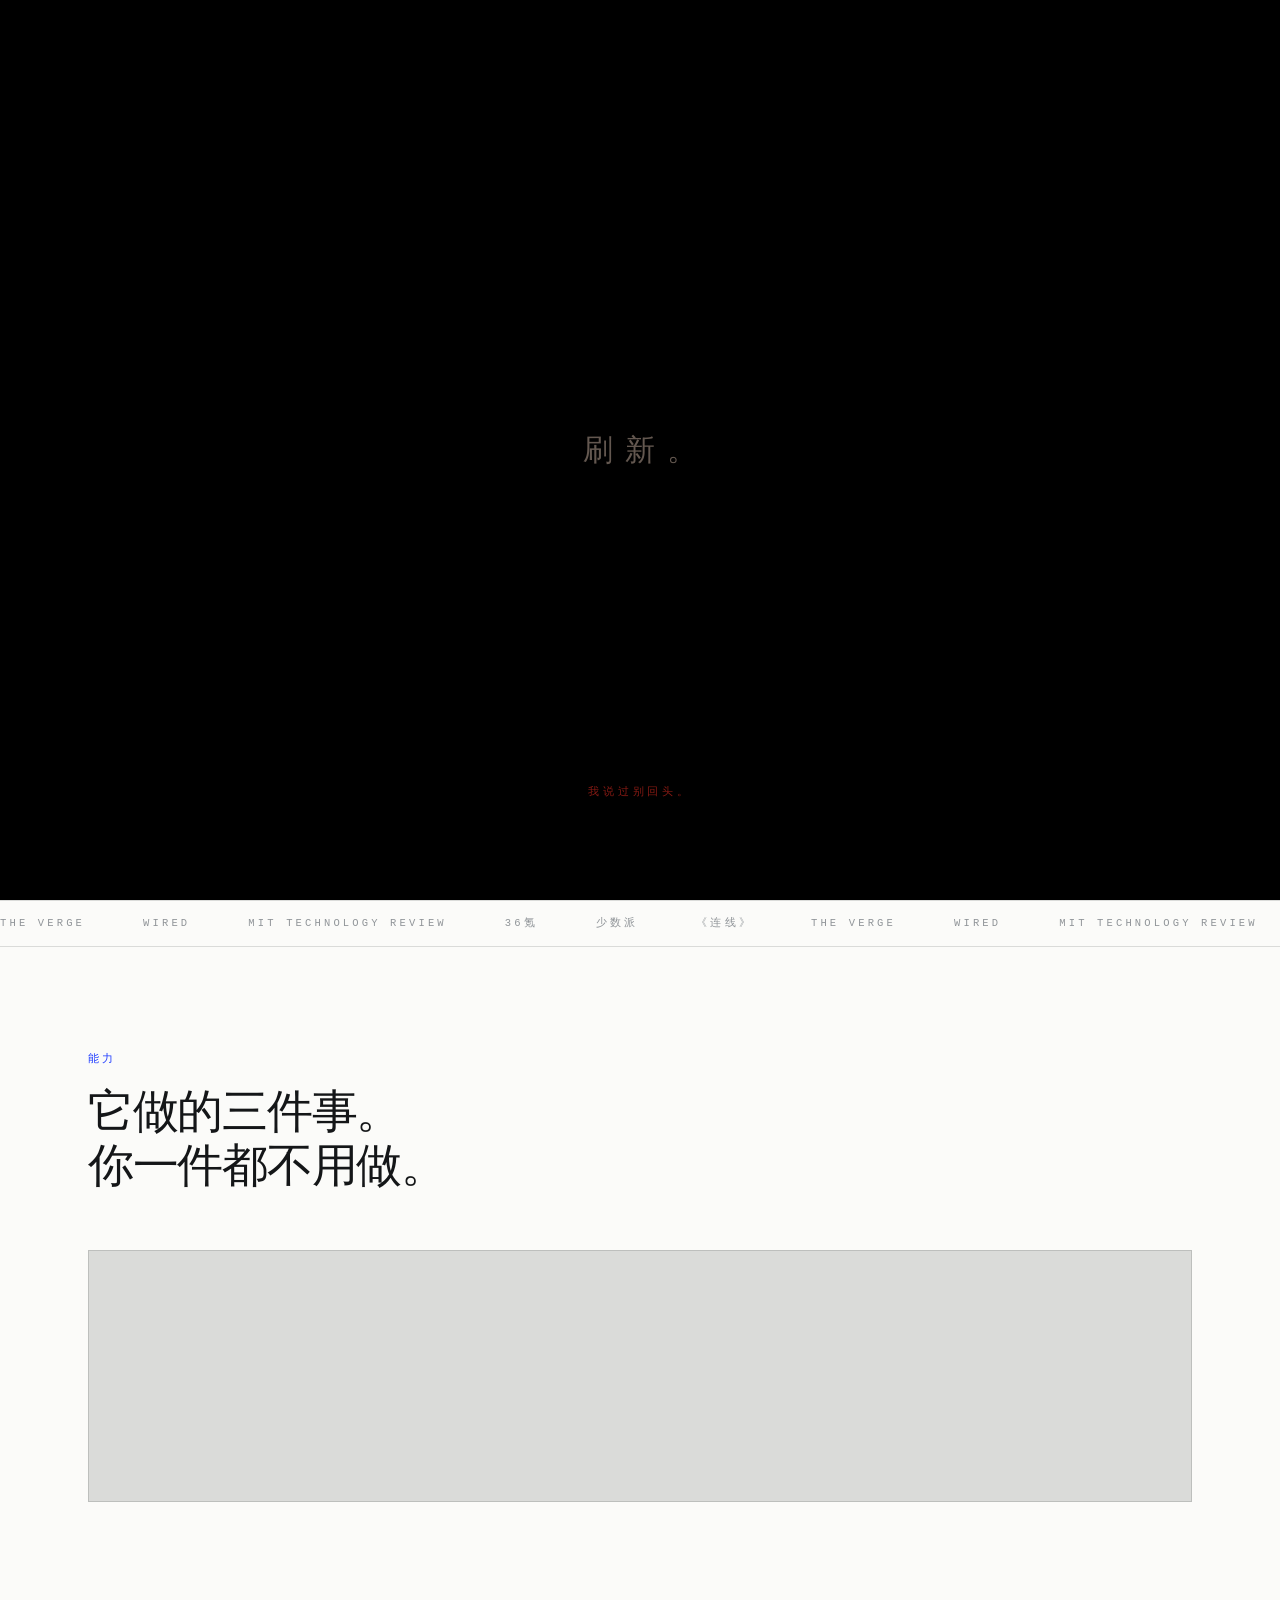
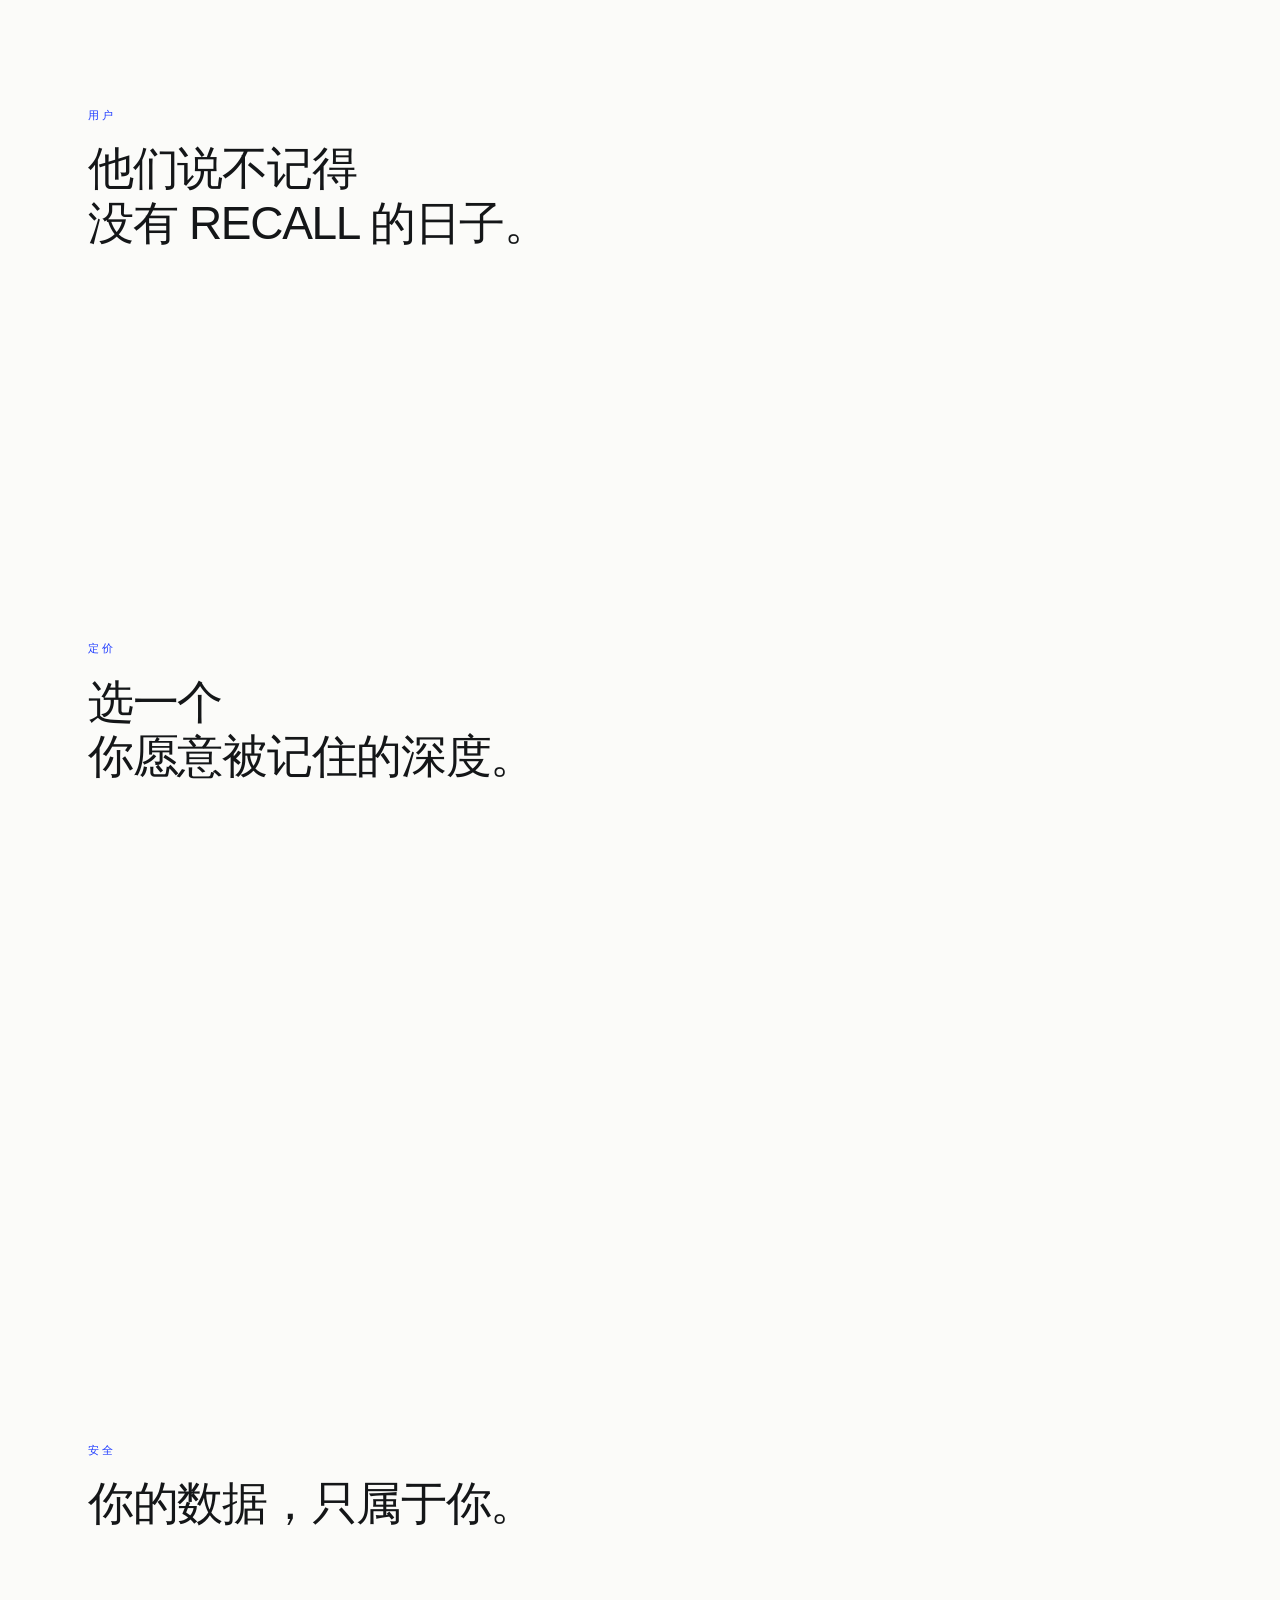
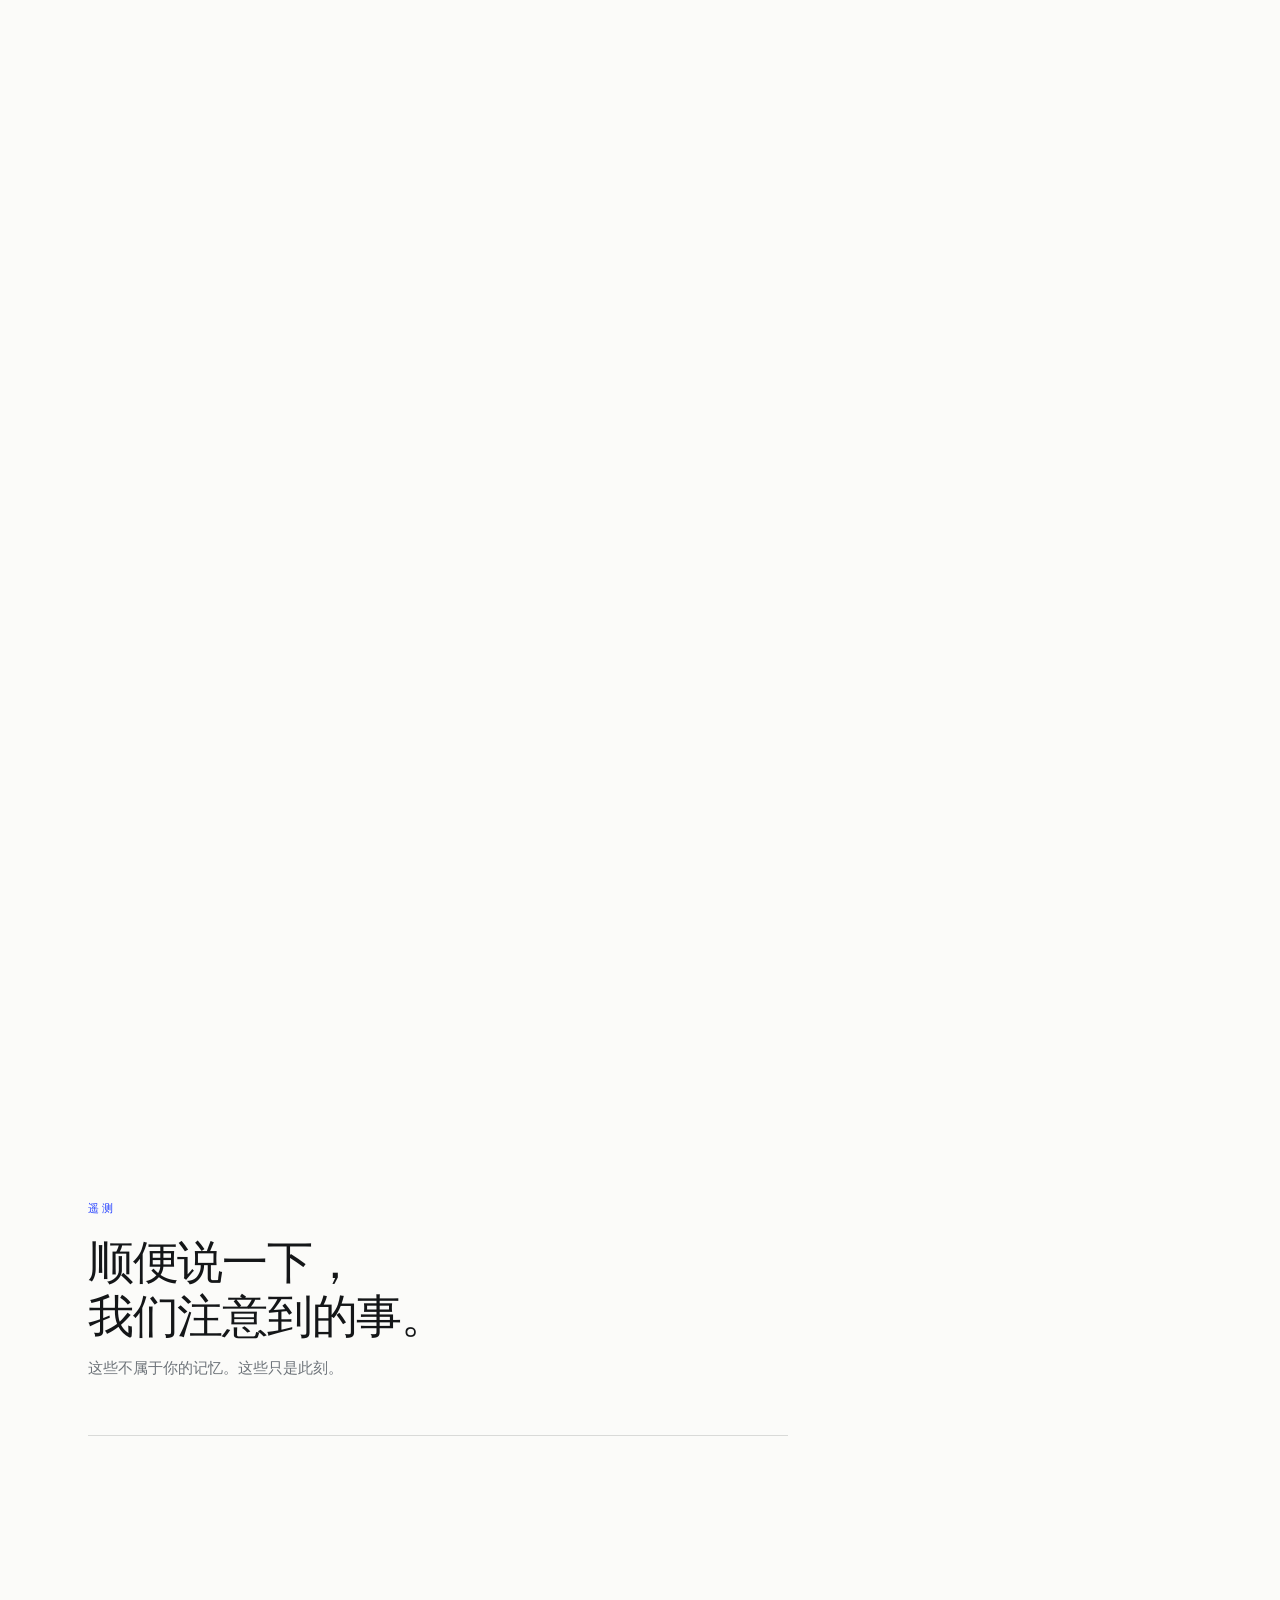
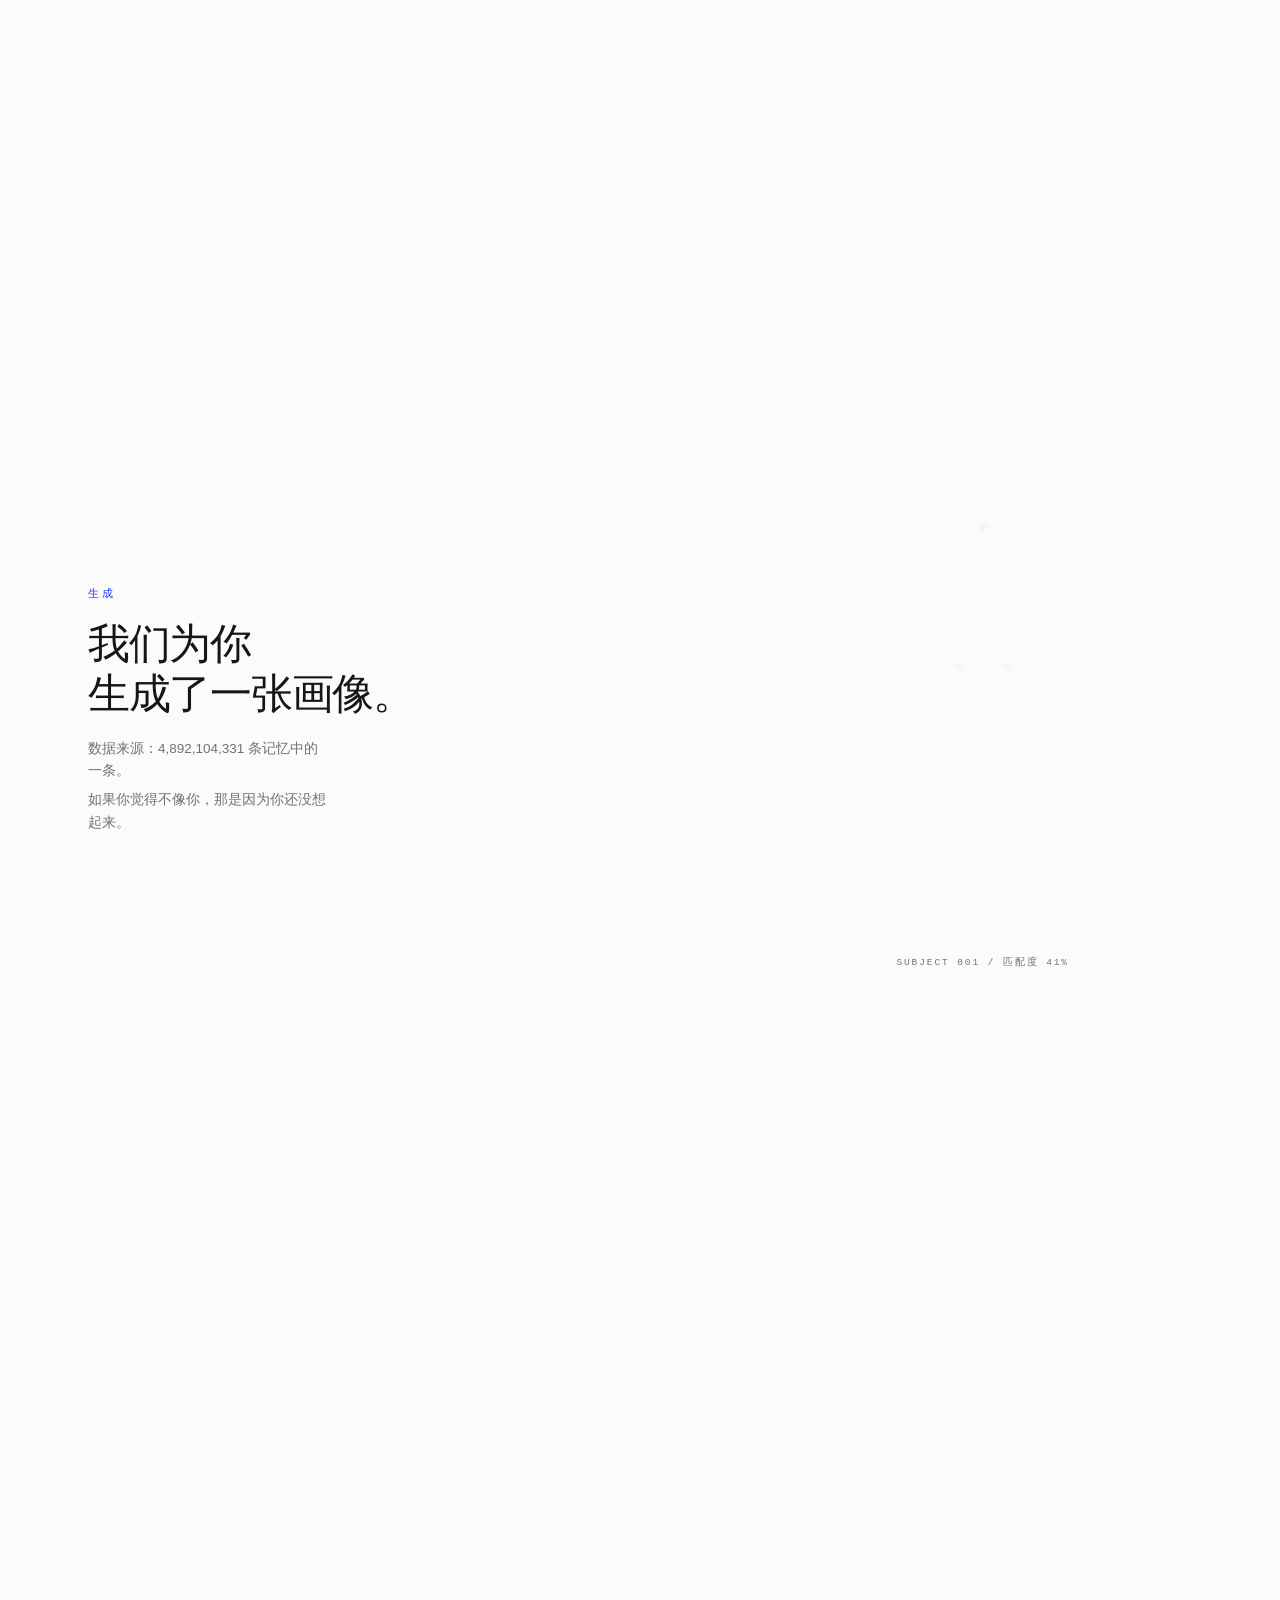
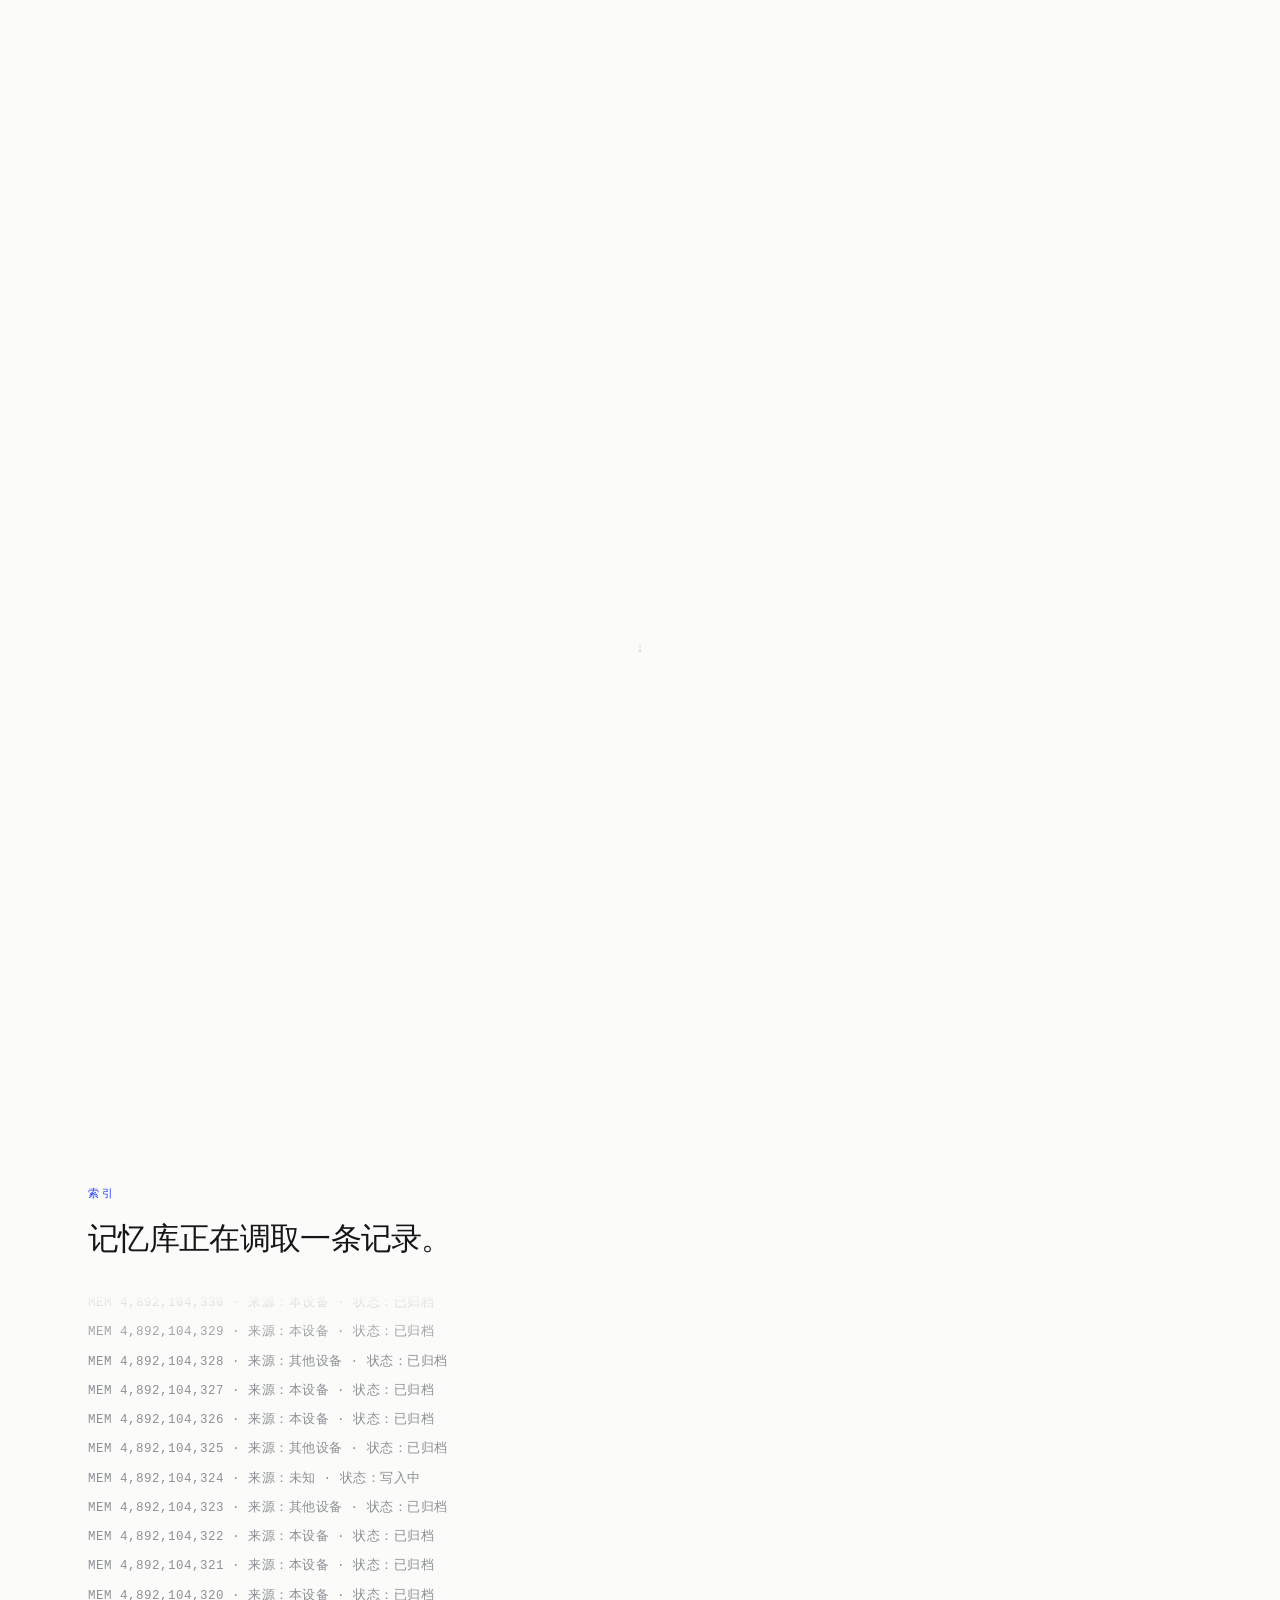
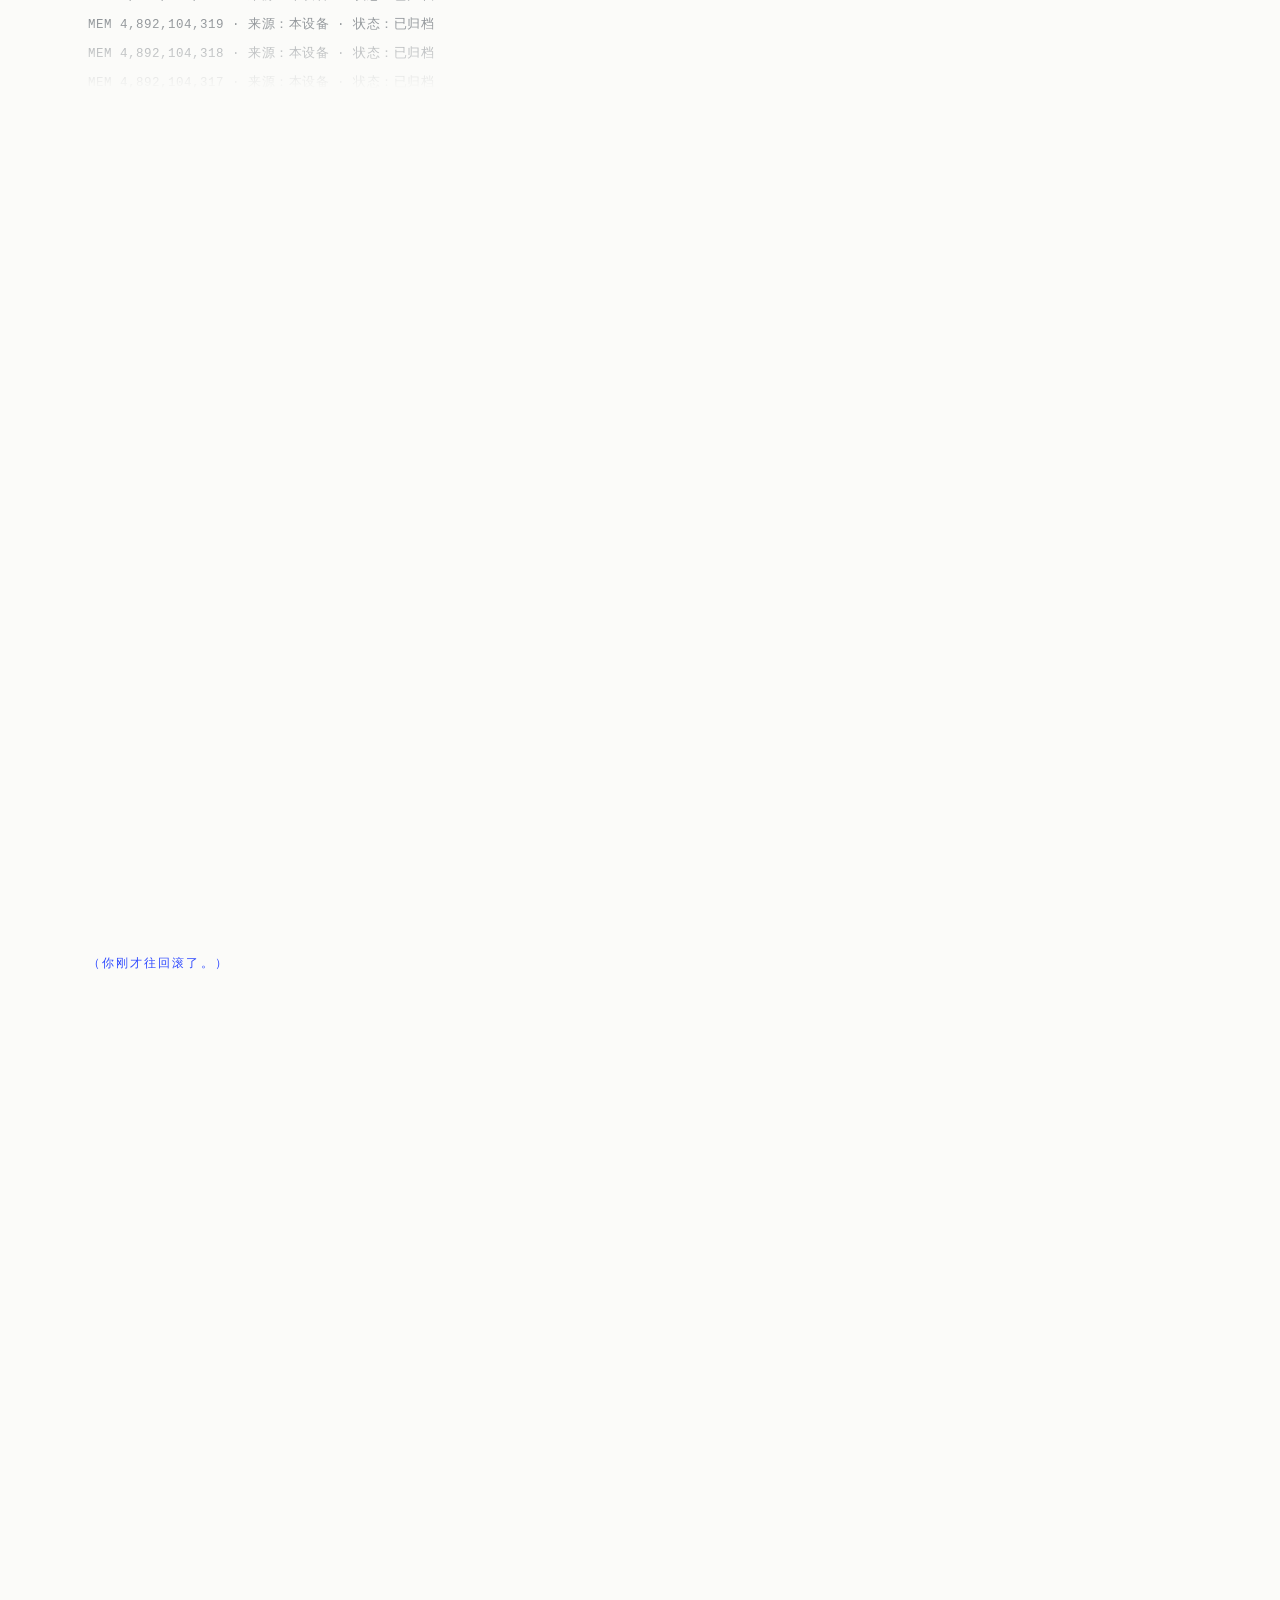
<file: recall/index.html>
<!doctype html>
<html lang="zh-CN">
<head>
<meta charset="utf-8" />
<meta name="viewport" content="width=device-width, initial-scale=1, viewport-fit=cover" />
<title>RECALL · 你的人生，值得被完整保存</title>
<meta name="description" content="RECALL 是一款 AI 记忆助理。它在后台安静地记录你的一天，你不需要做任何事，也永远不会忘记。" />
<link rel="icon" href="data:image/svg+xml,%3Csvg xmlns='http://www.w3.org/2000/svg' viewBox='0 0 32 32'%3E%3Ccircle cx='16' cy='16' r='10' fill='none' stroke='%231e3bff' stroke-width='2.5'/%3E%3Ccircle cx='16' cy='16' r='3.4' fill='%231e3bff'/%3E%3C/svg%3E" />
<link rel="stylesheet" href="style.css" />
</head>
<body>

<!-- ============ 全局特效层 ============ -->
<div class="fx-grain" id="grain" aria-hidden="true"></div>
<div class="fx-vignette" aria-hidden="true"></div>
<div class="fx-scan" aria-hidden="true"></div>
<div class="fx-flash" id="flash" aria-hidden="true"></div>

<!-- ============ 顶部导航 ============ -->
<header class="nav" id="nav">
  <a class="brand" href="#top" aria-label="RECALL">
    <span class="brand-mark"><i></i></span>
    <span class="brand-word">RECALL</span>
  </a>
  <nav class="nav-links">
    <a href="#features" data-nav="0">功能</a>
    <a href="#voices" data-nav="1">用户</a>
    <a href="#pricing" data-nav="2">定价</a>
    <a href="#privacy" data-nav="3">安全</a>
  </nav>
  <a class="nav-cta" href="#features" id="navCta">免费开始</a>
</header>

<main>

<!-- ============ 01 · HERO ============ -->
<section class="hero" id="top" data-track="exit">
  <div class="wrap">
    <div class="hero-grid">
      <div class="hero-copy">
        <div class="eyebrow"><span class="dot"></span>AI 记忆助理 · 现已公开测试</div>
        <h1 class="hero-title">
          你的人生<br />
          值得被<br />
          <span class="hl">完整保存</span>。
        </h1>
        <p class="hero-sub">
          RECALL 在后台安静地记录你的一天。不需要手写，不需要整理，不需要想起。
        </p>
        <div class="hero-actions">
          <a class="btn" href="#features">免费开始</a>
          <a class="link" href="#features">看它怎么工作<span class="arr">→</span></a>
        </div>
        <div class="hero-meta">
          <div><b id="memCount">4,892,104,331</b><span>条记忆已被保存</span></div>
          <div class="vline"></div>
          <div><b>2,400,000</b><span>人已经不再遗忘</span></div>
        </div>
      </div>

      <div class="viz" aria-hidden="true">
        <div class="viz-ticks"></div>
        <div class="viz-sweep"></div>
        <div class="viz-ring"></div>
        <div class="viz-core">
          <span class="viz-dot"></span>
          <span class="viz-rec">REC&nbsp;<span id="recTimer">00:00</span></span>
        </div>
        <span class="viz-note viz-note--a">MEMORY&nbsp;INDEX</span>
        <span class="viz-note viz-note--b">LIVE</span>
      </div>
    </div>
  </div>
  <div class="scroll-cue"><span>向下滚动</span><i></i></div>
</section>

<!-- ============ 信任条 ============ -->
<div class="marquee" data-track="">
  <div class="marquee-track">
    <span>THE VERGE</span><span>WIRED</span><span>MIT TECHNOLOGY REVIEW</span>
    <span>36氪</span><span>少数派</span><span>《连线》</span>
    <span>THE VERGE</span><span>WIRED</span><span>MIT TECHNOLOGY REVIEW</span>
    <span>36氪</span><span>少数派</span><span>《连线》</span>
  </div>
</div>

<!-- ============ 02 · 功能 ============ -->
<section class="sec features" id="features" data-track="hold">
  <div class="wrap">
    <div class="sec-head">
      <span class="kicker">能力</span>
      <h2>它做的三件事。<br />你一件都不用做。</h2>
    </div>

    <div class="cards">
      <article class="card" style="--d:0">
        <span class="card-no">01</span>
        <h3>自动记录</h3>
        <p>不需要手写，不需要点击。它在的时候，一切都被留下了。</p>
        <div class="card-foot"><span class="led"></span>持续运行中</div>
      </article>
      <article class="card" style="--d:.35">
        <span class="card-no">02</span>
        <h3>智能摘要</h3>
        <p>每天早上，昨天已经整理好放在你面前。比你记得的更清楚。</p>
        <div class="card-foot"><span class="led"></span>持续运行中</div>
      </article>
      <article class="card" style="--d:.7">
        <span class="card-no">03</span>
        <h3>永不遗忘</h3>
        <p>记忆不会腐烂，不会褪色，不会因为你不想要它就消失。</p>
        <div class="card-foot"><span class="led"></span>持续运行中</div>
      </article>
    </div>
  </div>
</section>

<!-- ============ 03 · 用户评价 ============ -->
<section class="sec voices" id="voices" data-track="hold">
  <div class="wrap">
    <div class="sec-head">
      <span class="kicker">用户</span>
      <h2>他们说不记得<br />没有 RECALL 的日子。</h2>
    </div>

    <div class="quotes">
      <blockquote style="--d:0">
        <p>我用它找回了和父亲最后一次通话的全文。我以为我早忘了他说过什么。</p>
        <cite>用户 K · 使用 8 个月</cite>
      </blockquote>
      <blockquote style="--d:.35">
        <p>它记得比我清楚。这听起来像夸奖，对吧。</p>
        <cite>用户 M · 使用 2 年</cite>
      </blockquote>
      <blockquote class="quote-odd" style="--d:.7">
        <p>我从来不知道我需要它。现在我离不开它。<span class="dup">现在我离不开它。</span></p>
        <cite>用户 A · 使用 1 天</cite>
      </blockquote>
    </div>
  </div>
</section>

<!-- ============ 04 · 定价 ============ -->
<section class="sec pricing" id="pricing" data-track="hold">
  <div class="wrap">
    <div class="sec-head">
      <span class="kicker">定价</span>
      <h2>选一个<br />你愿意被记住的深度。</h2>
    </div>

    <div class="plans">
      <div class="plan" style="--d:0">
        <h3>基础</h3>
        <div class="price">¥0<span>/ 永远</span></div>
        <ul>
          <li>保留最近 30 天</li>
          <li>每日摘要</li>
          <li>单设备</li>
        </ul>
        <a class="btn btn-ghost" href="#">开始</a>
      </div>

      <div class="plan plan-hot" style="--d:.3">
        <span class="tag">最多人选择</span>
        <h3>专业</h3>
        <div class="price">¥28<span>/ 月</span></div>
        <ul>
          <li>无限期保留</li>
          <li>全平台同步</li>
          <li>记忆回溯与检索</li>
          <li>语义联想</li>
        </ul>
        <a class="btn" href="#">开始</a>
      </div>

      <div class="plan plan-archive" style="--d:.6">
        <h3>永久档案</h3>
        <div class="price" id="archivePrice">¥—</div>
        <ul>
          <li>一个人的全部一生</li>
          <li>不可删除</li>
          <li>可与他人共享</li>
          <li class="fine">*我们保留拒绝的权利</li>
        </ul>
        <a class="btn btn-ghost" href="#">申请</a>
      </div>
    </div>
  </div>
</section>

<!-- ============ 05 · 隐私 ============ -->
<section class="sec privacy" id="privacy" data-track="enter">
  <div class="wrap">
    <div class="sec-head">
      <span class="kicker">安全</span>
      <h2>你的数据，只属于你。</h2>
    </div>

    <ul class="promises">
      <li style="--d:0"><span class="tick" aria-hidden="true"></span>我们从不售卖你的数据。</li>
      <li style="--d:.3"><span class="tick" aria-hidden="true"></span>你可以随时删除全部记录。</li>
      <li style="--d:.6"><span class="tick" id="tick3" aria-hidden="true"></span><span>我们承诺只在你允许时记录。</span></li>
    </ul>

    <p class="whisper">我们只是看着。</p>
    <p class="whisper-sub">（你也允许了。）</p>
  </div>
</section>

<!-- ============ 06 · 此刻 ============ -->
<section class="sec now" id="now" data-track="hold">
  <div class="wrap">
    <div class="now-inner">
      <span class="kicker">此刻</span>
      <div class="big-clock" id="liveClock">00:00:00</div>
      <dl class="now-stats">
        <div><dt>这一页已经打开</dt><dd><span id="dwell">0</span> 秒</dd></div>
        <div><dt>你已经滚动</dt><dd><span id="scrollPx">0</span> px</dd></div>
        <div><dt>这是你第 <span id="visits">1</span> 次来到这里</dt><dd class="dim">欢迎回来。</dd></div>
      </dl>
      <p class="now-line">这里不需要你输入任何东西。<br />我们只是想知道，你还醒着。</p>
    </div>
  </div>
</section>

<!-- ============ 07 · 遥测 ============ -->
<section class="sec watch" id="watch" data-track="hold">
  <div class="wrap">
    <div class="sec-head">
      <span class="kicker">遥测</span>
      <h2>顺便说一下，<br />我们注意到的事。</h2>
      <p class="sec-sub">这些不属于你的记忆。这些只是此刻。</p>
    </div>

    <div class="table">
      <div class="row"><span class="rk">设备</span><span class="rv" id="tDevice">—</span></div>
      <div class="row"><span class="rk">视口</span><span class="rv" id="tViewport">—</span></div>
      <div class="row"><span class="rk">系统语言</span><span class="rv" id="tLang">—</span></div>
      <div class="row"><span class="rk">时区</span><span class="rv" id="tTz">—</span></div>
      <div class="row"><span class="rk">指针最后停在</span><span class="rv" id="tCursor">—</span></div>
      <div class="row"><span class="rk">阅读速度</span><span class="rv" id="tSpeed">偏慢</span></div>
      <div class="row"><span class="rk">打开的标签页</span><span class="rv">1<span class="aside">我们更希望只有一个</span></span></div>
      <div class="row row-last"><span class="rk">你身后</span><span class="rv rv-behind" id="tBehind">空</span></div>
    </div>

    <p class="table-foot">以上数据仅用于改善体验。</p>
  </div>
</section>

<!-- ============ 08 · 画像 ============ -->
<section class="sec portrait" id="portrait" data-track="enter">
  <div class="wrap">
    <div class="portrait-grid">
      <div class="portrait-copy">
        <span class="kicker">生成</span>
        <h2>我们为你<br />生成了一张画像。</h2>
        <p>数据来源：4,892,104,331 条记忆中的一条。</p>
        <p class="dim">如果你觉得不像你，那是因为你还没想起来。</p>
      </div>

      <div class="portrait-frame">
        <svg viewBox="0 0 300 400" class="face" aria-hidden="true">
          <g class="face-lines">
            <path class="ln ln-5" pathLength="1" d="M150 60C98 60 60 104 58 162c-2 52 10 106 32 138 16 24 36 40 60 40s44-16 60-40c22-32 34-86 32-138-2-58-40-102-92-102z"/>
            <path class="ln ln-1" pathLength="1" d="M100 178c10-7 22-7 30-2"/>
            <path class="ln ln-2" pathLength="1" d="M200 178c-10-7-22-7-30-2"/>
            <path class="ln ln-3" pathLength="1" d="M96 202c10-10 22-10 32 0-10 10-22 10-32 0z"/>
            <path class="ln ln-3" pathLength="1" d="M204 202c-10-10-22-10-32 0 10 10 22 10 32 0z"/>
            <circle class="ln-pupil ln-3" cx="112" cy="203" r="3.4"/>
            <circle class="ln-pupil ln-3" cx="188" cy="203" r="3.4"/>
            <path class="ln ln-4" pathLength="1" d="M150 210v46c0 7-5 10-11 13"/>
            <path class="ln ln-4" pathLength="1" d="M136 268c4-2 9-3 14-3s10 1 14 3"/>
            <path class="ln ln-4" pathLength="1" d="M124 296c9 6 17 9 26 9s17-3 26-9"/>
          </g>
        </svg>
        <div class="portrait-cap">SUBJECT 001 / 匹配度 <span id="matchPct">41</span>%</div>
      </div>
    </div>
  </div>
</section>

<!-- ============ 09 · 人称崩溃 ============ -->
<section class="sec collapse" id="collapse" data-track="hold">
  <div class="wrap">
    <div class="collapse-lines">
      <p class="cl" style="--i:0">RECALL 记得你。</p>
      <p class="cl" style="--i:1">你正在读这一行。</p>
      <p class="cl" style="--i:2">我们看见你在读。</p>
      <p class="cl" style="--i:3">我看见你在读。</p>
      <p class="cl cl-final" style="--i:4">我看着你。</p>
    </div>
  </div>
</section>

<!-- ============ 10 · 空白 ============ -->
<section class="sec blank" id="blank" data-track="enter">
  <span class="blank-arrow">↓</span>
  <p class="blank-word">很好。</p>
</section>

<!-- ============ 11 · 索引流 ============ -->
<section class="sec corridor" id="corridor" data-track="enter">
  <div class="wrap">
    <span class="kicker">索引</span>
    <h2 class="corr-title">记忆库正在调取一条记录。</h2>

    <div class="corr-window">
      <div class="corr-stream" id="corrStream"></div>
    </div>

    <p class="corr-punch">它比昨天近了一点。</p>
  </div>
</section>

<!-- ============ 12 · 独白 ============ -->
<section class="sec monologue" id="monologue" data-track="enter">
  <div class="wrap">
    <div class="mono">
      <p style="--i:0">我们不记得你的名字。</p>
      <p class="dim" style="--i:1">我们记得你按键之间的停顿。</p>
      <p style="--i:2">我们不记得你的脸。</p>
      <p class="dim" style="--i:3">我们记得你在这里停了很久。</p>
      <p style="--i:4">我们不记得你为什么来。</p>
      <p class="dim" style="--i:5">但我们会一直记得你来过。</p>
      <p class="mono-back" id="monoBack">（你刚才往回滚了。）</p>
    </div>
  </div>
</section>

<!-- ============ 13 · 阈值 ============ -->
<section class="sec threshold" id="threshold" data-track="hold">
  <div class="wrap">
    <div class="thr">
      <p class="thr-1">还在往下</p>
      <p class="thr-2">再滚一点，<br />就没有向上的路了。</p>
      <p class="thr-3">（我不拦你。我想看你下来。）</p>
    </div>
  </div>
</section>

<!-- ============ 14 · 虚无 ============ -->
<section class="void" id="void" data-track=""></section>

</main>

<!-- ============ 终局层 ============ -->
<div class="curtain" id="curtain" aria-hidden="true"></div>

<div class="endstage" id="endstage" aria-hidden="true">
  <div class="eye" id="eye">
    <svg viewBox="0 0 400 200" class="eye-svg">
      <defs>
        <clipPath id="clipEye">
          <path d="M24 100C96 38 150 24 200 24s104 14 176 76c-72 62-126 76-176 76S96 162 24 100z" />
        </clipPath>
        <radialGradient id="eyeball" cx="50%" cy="40%" r="62%">
          <stop offset="0%" stop-color="#2e2220" />
          <stop offset="55%" stop-color="#120c0a" />
          <stop offset="100%" stop-color="#000000" />
        </radialGradient>
        <radialGradient id="irisGrad" cx="50%" cy="44%" r="52%">
          <stop offset="0%" stop-color="#7a2e1a" />
          <stop offset="52%" stop-color="#3a130c" />
          <stop offset="100%" stop-color="#0d0403" />
        </radialGradient>
        <linearGradient id="lidShadow" x1="0" y1="0" x2="0" y2="1">
          <stop offset="0%" stop-color="#000000" stop-opacity="0.72" />
          <stop offset="38%" stop-color="#000000" stop-opacity="0" />
        </linearGradient>
      </defs>
      <g clip-path="url(#clipEye)">
        <rect x="0" y="0" width="400" height="200" fill="url(#eyeball)" />
        <circle class="iris" cx="200" cy="98" r="58" />
        <circle class="pupil" id="pupil" cx="200" cy="98" r="22" />
        <circle class="glint" cx="183" cy="82" r="5" />
        <circle class="glint glint-2" cx="212" cy="112" r="2.6" />
        <rect x="0" y="0" width="400" height="200" fill="url(#lidShadow)" />
      </g>
      <path class="eyelid" d="M24 100C96 38 150 24 200 24s104 14 176 76c-72 62-126 76-176 76S96 162 24 100z" />
    </svg>
    <span class="eye-word">你在这里</span>
  </div>

  <div class="end-words">
    <p class="ew ew-1">到了</p>
    <p class="ew ew-2">这里没有记忆</p>
    <p class="ew ew-3">只有你</p>
    <p class="ew ew-4">别回头</p>
  </div>

  <p class="end-last" id="endLast">我说过别回头。</p>
  <p class="reset-hint" id="resetHint">刷新。</p>
</div>

<script src="app.js"></script>
</body>
</html>
</file>
<file: recall/style.css>
/* =========================================================
   RECALL — scroll-driven decay
   v2 : tighter rhythm, single container, real corridor
   ========================================================= */

:root {
  --bg: #fbfbf9;
  --fg: #141618;
  --accent: #1e3bff;
  --muted: #6d7379;
  --line: rgba(20, 22, 24, 0.12);

  --p: 0;
  --grain: 0.05;
  --vignette: 0;

  --pad: clamp(20px, 4vw, 48px);
  --maxw: 1200px;

  --sans: "Helvetica Neue", "Segoe UI", -apple-system, "Noto Sans SC",
    "PingFang SC", "Microsoft YaHei", sans-serif;
  --mono: "SFMono-Regular", "JetBrains Mono", "Cascadia Mono", ui-monospace,
    Consolas, "Courier New", monospace;
  --serif: "Iowan Old Style", "Palatino Linotype", Palatino, Georgia,
    "Songti SC", "STSong", "SimSun", serif;
}

*,
*::before,
*::after { box-sizing: border-box; }

html { -webkit-text-size-adjust: 100%; }

body {
  margin: 0;
  background: var(--bg);
  color: var(--fg);
  font-family: var(--sans);
  font-size: 16px;
  line-height: 1.65;
  overflow-x: hidden;
  -webkit-font-smoothing: antialiased;
  -moz-osx-font-smoothing: grayscale;
  transition: background-color 260ms linear, color 260ms linear;
}

body::-webkit-scrollbar { width: 9px; }
body::-webkit-scrollbar-track { background: transparent; }
body::-webkit-scrollbar-thumb {
  background: var(--thumb, rgba(20, 22, 24, 0.18));
  border-radius: 9px;
}

a { color: inherit; text-decoration: none; }
h1, h2, h3, p, ul, dl, dd, blockquote, figure { margin: 0; }
ul { list-style: none; padding: 0; }
::selection { background: var(--accent); color: #fff; }

/* 统一容器 */
.wrap {
  width: 100%;
  max-width: var(--maxw);
  margin: 0 auto;
  padding-left: var(--pad);
  padding-right: var(--pad);
}

/* =========================================================
   特效层
   ========================================================= */

.fx-grain,
.fx-vignette,
.fx-scan,
.fx-flash {
  position: fixed;
  inset: 0;
  pointer-events: none;
}

.fx-grain {
  z-index: 92;
  opacity: var(--grain);
  mix-blend-mode: multiply;
  background-image: url("data:image/svg+xml,%3Csvg xmlns='http://www.w3.org/2000/svg' width='220' height='220'%3E%3Cfilter id='n'%3E%3CfeTurbulence type='fractalNoise' baseFrequency='0.82' numOctaves='4' stitchTiles='stitch'/%3E%3CfeColorMatrix type='saturate' values='0'/%3E%3C/filter%3E%3Crect width='220' height='220' filter='url(%23n)'/%3E%3C/svg%3E");
  background-size: 220px 220px;
  will-change: opacity;
}

.fx-vignette {
  z-index: 91;
  opacity: var(--vignette);
  background: radial-gradient(
    circle at 50% 46%,
    rgba(0, 0, 0, 0) 24%,
    rgba(0, 0, 0, 0.3) 62%,
    rgba(0, 0, 0, 0.8) 100%
  );
}

.fx-scan {
  z-index: 93;
  opacity: 0;
  background: repeating-linear-gradient(
    to bottom,
    rgba(0, 0, 0, 0.15) 0px,
    rgba(0, 0, 0, 0.15) 1px,
    transparent 1px,
    transparent 3px
  );
  mix-blend-mode: multiply;
}

.fx-flash {
  z-index: 99;
  opacity: 0;
  background: #fff;
}

/* =========================================================
   导航
   ========================================================= */

.nav {
  position: fixed;
  top: 0;
  left: 0;
  right: 0;
  z-index: 60;
  display: flex;
  align-items: center;
  justify-content: space-between;
  gap: 24px;
  padding: 18px var(--pad);
  backdrop-filter: blur(12px);
  -webkit-backdrop-filter: blur(12px);
  background: color-mix(in srgb, var(--bg) 74%, transparent);
}

.brand {
  display: inline-flex;
  align-items: center;
  gap: 9px;
  font-size: 13px;
  font-weight: 600;
  letter-spacing: 0.17em;
}

.brand-mark {
  width: 14px;
  height: 14px;
  border: 1.6px solid var(--accent);
  border-radius: 50%;
  display: grid;
  place-items: center;
}
.brand-mark i {
  width: 4px;
  height: 4px;
  border-radius: 50%;
  background: var(--accent);
  animation: pulseDot 2.6s ease-in-out infinite;
}

@keyframes pulseDot {
  0%, 100% { opacity: 1; transform: scale(1); }
  50% { opacity: 0.22; transform: scale(0.65); }
}

.nav-links {
  display: flex;
  gap: clamp(16px, 2.4vw, 32px);
  font-size: 13px;
  color: var(--muted);
}
.nav-links a { transition: color 200ms ease; }
.nav-links a:hover { color: var(--fg); }

.nav-cta {
  font-size: 12.5px;
  letter-spacing: 0.02em;
  padding: 8px 17px;
  border: 1px solid var(--fg);
  transition: background 220ms ease, color 220ms ease, border-color 220ms ease;
}
.nav-cta:hover { background: var(--fg); color: var(--bg); }

/* =========================================================
   共用
   ========================================================= */

.sec {
  position: relative;
  padding: clamp(76px, 8vw, 128px) 0;
}

.kicker {
  display: block;
  font-family: var(--mono);
  font-size: 11px;
  font-weight: 500;
  letter-spacing: 0.28em;
  text-transform: uppercase;
  color: var(--accent);
  margin-bottom: 16px;
}

.sec-head h2 {
  font-size: clamp(27px, 3.6vw, 46px);
  line-height: 1.18;
  letter-spacing: -0.028em;
  font-weight: 500;
}

.sec-sub {
  margin-top: 14px;
  color: var(--muted);
  font-size: 14.5px;
  max-width: 44ch;
}

.dim { color: var(--muted); }

.btn {
  display: inline-block;
  padding: 12px 24px;
  background: var(--fg);
  color: var(--bg);
  font-size: 13.5px;
  border: 1px solid var(--fg);
  transition: transform 160ms ease, opacity 200ms ease,
    background 300ms ease, color 300ms ease, border-color 300ms ease;
}
.btn:hover { transform: translateY(-1px); opacity: 0.88; }
.btn-ghost { background: transparent; color: var(--fg); border-color: var(--line); }
.btn-ghost:hover { border-color: var(--fg); opacity: 1; }

.link {
  display: inline-flex;
  align-items: center;
  gap: 7px;
  font-size: 13.5px;
  color: var(--muted);
  border-bottom: 1px solid var(--line);
  padding-bottom: 2px;
}
.link .arr { transition: transform 220ms ease; }
.link:hover .arr { transform: translateX(4px); }

/* =========================================================
   01 HERO
   ========================================================= */

.hero {
  --hp: var(--lp, 0);
  position: relative;
  min-height: 100vh;
  display: flex;
  align-items: center;
  padding: 112px 0 90px;
}

.hero-grid {
  display: grid;
  grid-template-columns: minmax(0, 1.18fr) minmax(0, 0.82fr);
  gap: clamp(28px, 5vw, 64px);
  align-items: center;
  transform: translateY(calc(var(--hp) * -44px));
  opacity: calc(1 - var(--hp) * 0.9);
}

.eyebrow {
  display: inline-flex;
  align-items: center;
  gap: 9px;
  font-family: var(--mono);
  font-size: 10.5px;
  letter-spacing: 0.22em;
  text-transform: uppercase;
  color: var(--muted);
  margin-bottom: 24px;
}
.eyebrow .dot {
  width: 6px;
  height: 6px;
  border-radius: 50%;
  background: var(--accent);
  animation: ring 2.4s ease-out infinite;
}
@keyframes ring {
  0% { box-shadow: 0 0 0 0 color-mix(in srgb, var(--accent) 55%, transparent); }
  70% { box-shadow: 0 0 0 9px rgba(0, 0, 0, 0); }
  100% { box-shadow: 0 0 0 0 rgba(0, 0, 0, 0); }
}

.hero-title {
  font-size: clamp(40px, 6.2vw, 82px);
  line-height: 1.11;
  letter-spacing: -0.045em;
  font-weight: 500;
  margin-bottom: 24px;
}
.hero-title .hl {
  position: relative;
  color: var(--accent);
  white-space: nowrap;
}
.hero-title .hl::after {
  content: "";
  position: absolute;
  left: 0.04em;
  right: 0.04em;
  bottom: 0.05em;
  height: 1px;
  background: currentColor;
  opacity: 0.3;
}

.hero-sub {
  font-size: clamp(14.5px, 1.15vw, 16.5px);
  color: var(--muted);
  max-width: 33ch;
  line-height: 1.78;
  margin-bottom: 32px;
}

.hero-actions {
  display: flex;
  align-items: center;
  gap: 24px;
  flex-wrap: wrap;
  margin-bottom: 52px;
}

.hero-meta {
  display: flex;
  align-items: center;
  gap: 24px;
  font-size: 11.5px;
  color: var(--muted);
  flex-wrap: wrap;
}
.hero-meta b {
  display: block;
  font-family: var(--mono);
  font-size: 16px;
  font-weight: 500;
  color: var(--fg);
  letter-spacing: 0.015em;
  font-variant-numeric: tabular-nums;
}
.hero-meta span { display: block; margin-top: 1px; letter-spacing: 0.02em; }
.vline { width: 1px; height: 28px; background: var(--line); }

/* 视觉仪器 */
.viz {
  position: relative;
  aspect-ratio: 1;
  width: 100%;
  max-width: 380px;
  justify-self: center;
  display: grid;
  place-items: center;
  transform: scale(calc(1 + var(--hp) * 0.1));
  opacity: calc(1 - var(--hp) * 0.75);
}

.viz-ring {
  position: absolute;
  inset: 13%;
  border: 1px solid var(--line);
  border-radius: 50%;
}
.viz-ring::after {
  content: "";
  position: absolute;
  inset: -1px;
  border-radius: 50%;
  border: 1px solid transparent;
  border-top-color: var(--accent);
  opacity: 0.55;
  animation: spin 15s linear infinite;
}
@keyframes spin { to { transform: rotate(360deg); } }

.viz-sweep {
  position: absolute;
  inset: 13%;
  border-radius: 50%;
  background: conic-gradient(
    from 0deg,
    color-mix(in srgb, var(--accent) 24%, transparent) 0deg,
    transparent 58deg,
    transparent 360deg
  );
  opacity: 0.6;
  animation: spin 7s linear infinite;
}

.viz-ticks {
  position: absolute;
  inset: 0;
  border-radius: 50%;
  background: repeating-conic-gradient(
    from 0deg,
    color-mix(in srgb, var(--fg) 24%, transparent) 0deg 0.5deg,
    transparent 0.5deg 6deg
  );
  -webkit-mask: radial-gradient(closest-side, transparent 0 88%, #000 88.4% 91%, transparent 91.4%);
  mask: radial-gradient(closest-side, transparent 0 88%, #000 88.4% 91%, transparent 91.4%);
  opacity: 0.65;
}

.viz-core {
  position: relative;
  display: flex;
  align-items: center;
  gap: 9px;
  font-family: var(--mono);
  font-size: 10.5px;
  letter-spacing: 0.22em;
  color: var(--muted);
  margin-left: 4px;
}
.viz-dot {
  width: 6px;
  height: 6px;
  border-radius: 50%;
  background: var(--accent);
  animation: pulseDot 1.9s ease-in-out infinite;
}

.viz-note {
  position: absolute;
  font-family: var(--mono);
  font-size: 9px;
  letter-spacing: 0.26em;
  color: var(--muted);
  opacity: 0.7;
}
.viz-note--a { bottom: 5%; left: 50%; transform: translateX(-50%); }
.viz-note--b { top: 15%; right: 7%; writing-mode: vertical-rl; }

.scroll-cue {
  position: absolute;
  left: 50%;
  bottom: 22px;
  transform: translateX(-50%);
  display: flex;
  flex-direction: column;
  align-items: center;
  gap: 8px;
  font-family: var(--mono);
  font-size: 9.5px;
  letter-spacing: 0.28em;
  color: var(--muted);
  opacity: calc(1 - var(--hp) * 3.5);
}
.scroll-cue i {
  width: 1px;
  height: 36px;
  background: linear-gradient(to bottom, var(--line), transparent);
  position: relative;
  overflow: hidden;
}
.scroll-cue i::after {
  content: "";
  position: absolute;
  inset: 0;
  background: var(--accent);
  transform: translateY(-100%);
  animation: cueRun 2.4s cubic-bezier(0.6, 0, 0.4, 1) infinite;
}
@keyframes cueRun {
  0% { transform: translateY(-100%); }
  60%, 100% { transform: translateY(100%); }
}

/* =========================================================
   信任条
   ========================================================= */

.marquee {
  overflow: hidden;
  border-top: 1px solid var(--line);
  border-bottom: 1px solid var(--line);
  padding: 14px 0;
}
.marquee-track {
  display: flex;
  gap: 58px;
  width: max-content;
  animation: slide 36s linear infinite;
  font-family: var(--mono);
  font-size: 10.5px;
  letter-spacing: 0.3em;
  color: var(--muted);
  white-space: nowrap;
  opacity: 0.75;
}
@keyframes slide {
  from { transform: translateX(0); }
  to { transform: translateX(-50%); }
}

/* =========================================================
   02 功能
   ========================================================= */

.cards {
  display: grid;
  grid-template-columns: repeat(3, minmax(0, 1fr));
  gap: 1px;
  margin-top: clamp(38px, 5vw, 58px);
  background: var(--line);
  border: 1px solid var(--line);
}

.card {
  position: relative;
  background: var(--bg);
  padding: clamp(24px, 2.6vw, 34px);
  min-height: 250px;
  display: flex;
  flex-direction: column;
  opacity: min(1, max(0, calc(var(--lp, 0) * 4.6 - var(--d))));
  transform: translateY(
    calc((1 - min(1, max(0, calc(var(--lp, 0) * 4.6 - var(--d))))) * 24px)
  );
  transition: background 400ms ease;
}

.card-no {
  font-family: var(--mono);
  font-size: 10.5px;
  letter-spacing: 0.22em;
  color: var(--accent);
}
.card h3 {
  font-size: 20px;
  font-weight: 500;
  letter-spacing: -0.012em;
  margin: 30px 0 9px;
}
.card p {
  font-size: 13.5px;
  color: var(--muted);
  line-height: 1.75;
}
.card-foot {
  margin-top: auto;
  padding-top: 24px;
  display: flex;
  align-items: center;
  gap: 8px;
  font-family: var(--mono);
  font-size: 9.5px;
  letter-spacing: 0.16em;
  color: var(--muted);
  opacity: 0.85;
}
.led {
  width: 5px;
  height: 5px;
  border-radius: 50%;
  background: var(--accent);
  animation: pulseDot 2.2s ease-in-out infinite;
}

/* =========================================================
   03 评价
   ========================================================= */

.quotes {
  display: grid;
  grid-template-columns: repeat(3, minmax(0, 1fr));
  gap: clamp(22px, 3.4vw, 52px);
  margin-top: clamp(38px, 5vw, 58px);
}

.quotes blockquote {
  padding-left: 18px;
  border-left: 1px solid var(--line);
  opacity: min(1, max(0, calc(var(--lp, 0) * 3.8 - var(--d))));
  transform: translateY(
    calc((1 - min(1, max(0, calc(var(--lp, 0) * 3.8 - var(--d))))) * 20px)
  );
}
.quotes blockquote p {
  font-family: var(--serif);
  font-size: clamp(15.5px, 1.35vw, 18px);
  line-height: 1.78;
  text-wrap: pretty;
  color: var(--fg);
}
.quotes cite {
  display: block;
  margin-top: 14px;
  font-style: normal;
  font-family: var(--mono);
  font-size: 10px;
  letter-spacing: 0.14em;
  color: var(--muted);
}

.quote-odd { border-left-color: color-mix(in srgb, var(--accent) 40%, var(--line)); }
.quote-odd .dup {
  display: block;
  margin-top: 5px;
  opacity: 0.4;
}

/* =========================================================
   04 定价
   ========================================================= */

.plans {
  display: grid;
  grid-template-columns: repeat(3, minmax(0, 1fr));
  gap: clamp(12px, 1.6vw, 18px);
  margin-top: clamp(38px, 5vw, 58px);
  align-items: stretch;
}

.plan {
  border: 1px solid var(--line);
  padding: clamp(22px, 2.4vw, 30px);
  display: flex;
  flex-direction: column;
  position: relative;
  background: var(--bg);
  opacity: min(1, max(0, calc(var(--lp, 0) * 4.2 - var(--d))));
  transform: translateY(
    calc((1 - min(1, max(0, calc(var(--lp, 0) * 4.2 - var(--d))))) * 22px)
  );
}
.plan h3 {
  font-size: 12px;
  font-weight: 500;
  letter-spacing: 0.17em;
  text-transform: uppercase;
  color: var(--muted);
}
.price {
  font-family: var(--mono);
  font-size: 36px;
  letter-spacing: -0.035em;
  font-variant-numeric: tabular-nums;
  margin: 8px 0 4px;
  display: flex;
  align-items: baseline;
  gap: 5px;
}
.price span {
  font-size: 11px;
  letter-spacing: 0.08em;
  color: var(--muted);
}
.plan ul {
  display: flex;
  flex-direction: column;
  gap: 8px;
  font-size: 13px;
  color: var(--muted);
  padding: 14px 0 22px;
  border-top: 1px solid var(--line);
  margin-top: 14px;
  flex: 1;
}
.plan ul li::before {
  content: "·";
  margin-right: 8px;
  color: var(--accent);
}
.plan ul li.fine {
  font-size: 10.5px;
  opacity: 0.62;
  margin-top: 2px;
}
.plan ul li.fine::before { content: ""; margin: 0; }
.plan .btn { text-align: center; font-size: 13px; padding: 10px 20px; }

.plan-hot {
  background: var(--fg);
  color: var(--bg);
  border-color: var(--fg);
}
.plan-hot h3,
.plan-hot ul,
.plan-hot .price span { color: color-mix(in srgb, var(--bg) 60%, transparent); }
.plan-hot ul { border-color: color-mix(in srgb, var(--bg) 16%, transparent); }
.plan-hot .btn { background: var(--bg); color: var(--fg); border-color: var(--bg); }
.plan-hot .tag {
  position: absolute;
  top: -1px;
  right: -1px;
  font-family: var(--mono);
  font-size: 9px;
  letter-spacing: 0.16em;
  padding: 5px 9px;
  background: var(--accent);
  color: #fff;
}

.plan-archive { border-style: dashed; }
.plan-archive .price { animation: drift 5.5s ease-in-out infinite; }
@keyframes drift {
  0%, 100% { transform: translateX(0); }
  33% { transform: translateX(-3px); }
  66% { transform: translateX(2px); }
}

/* =========================================================
   05 隐私
   ========================================================= */

.privacy {
  padding-top: clamp(96px, 11vw, 160px);
  padding-bottom: clamp(96px, 11vw, 160px);
}

.promises {
  display: flex;
  flex-direction: column;
  gap: 18px;
  margin-top: clamp(34px, 4.5vw, 52px);
  max-width: 640px;
}
.promises li {
  display: flex;
  align-items: baseline;
  gap: 14px;
  font-size: clamp(15px, 1.45vw, 19px);
  letter-spacing: -0.012em;
  opacity: min(1, max(0, calc(var(--lp, 0) * 3.4 - var(--d))));
}
.tick {
  position: relative;
  width: 21px;
  height: 21px;
  border: 1px solid color-mix(in srgb, var(--accent) 70%, transparent);
  border-radius: 50%;
  flex: none;
  transform: translateY(3px);
  transition: transform 500ms cubic-bezier(0.6, 0, 0.3, 1.4), border-color 500ms ease;
}
.tick::before {
  content: "";
  position: absolute;
  left: 6px;
  top: 6px;
  width: 8px;
  height: 4px;
  border-left: 1.3px solid var(--accent);
  border-bottom: 1.3px solid var(--accent);
  transform: rotate(-45deg);
  transition: transform 420ms cubic-bezier(0.6, 0, 0.3, 1.4), opacity 300ms ease,
    border-color 420ms ease;
}
.tick.turn {
  transform: translateY(3px) scale(1.06);
  border-color: #b3261e;
}
.tick.turn::before {
  transform: rotate(45deg) scaleX(0.2);
  opacity: 0;
}
.tick.turn::after {
  content: "";
  position: absolute;
  inset: 4.5px;
  background: linear-gradient(
      45deg,
      transparent 44%,
      #b3261e 44%,
      #b3261e 56%,
      transparent 56%
    ),
    linear-gradient(
      -45deg,
      transparent 44%,
      #b3261e 44%,
      #b3261e 56%,
      transparent 56%
    );
  animation: tickIn 460ms ease both;
}
@keyframes tickIn {
  from { opacity: 0; transform: scale(0.5); }
  to { opacity: 1; transform: scale(1); }
}

.whisper {
  margin-top: clamp(64px, 9vw, 120px);
  font-family: var(--serif);
  font-size: clamp(32px, 6.6vw, 86px);
  line-height: 1.04;
  letter-spacing: -0.025em;
  opacity: min(1, max(0, calc((var(--lp, 0) - 0.4) * 3.8)));
  transform: translateY(
      calc((1 - min(1, max(0, calc((var(--lp, 0) - 0.4) * 3.8)))) * 28px)
    )
    scale(calc(0.97 + min(1, max(0, calc((var(--lp, 0) - 0.4) * 3.8))) * 0.03));
}
.whisper-sub {
  margin-top: 14px;
  font-family: var(--mono);
  font-size: 10.5px;
  letter-spacing: 0.18em;
  color: var(--muted);
  opacity: min(1, max(0, calc((var(--lp, 0) - 0.62) * 4)));
}

/* =========================================================
   06 现在
   ========================================================= */

.now-inner {
  opacity: min(1, max(0, calc(var(--lp, 0) * 3.4 - 0.1)));
  transform: translateY(
    calc((1 - min(1, max(0, calc(var(--lp, 0) * 3.4 - 0.1)))) * 24px)
  );
}

.big-clock {
  font-family: var(--mono);
  font-size: clamp(50px, 10vw, 128px);
  line-height: 1;
  letter-spacing: -0.05em;
  font-variant-numeric: tabular-nums;
  margin: 4px 0 28px;
}

.now-stats {
  display: flex;
  flex-wrap: wrap;
  gap: clamp(22px, 3.6vw, 54px);
  padding: 22px 0;
  border-top: 1px solid var(--line);
  border-bottom: 1px solid var(--line);
  max-width: 820px;
}
.now-stats div { min-width: 132px; }
.now-stats dt {
  font-family: var(--mono);
  font-size: 10px;
  letter-spacing: 0.16em;
  color: var(--muted);
  margin-bottom: 5px;
}
.now-stats dd {
  font-family: var(--mono);
  font-size: 19px;
  font-variant-numeric: tabular-nums;
}
.now-stats dd.dim { font-size: 13.5px; color: var(--muted); }

.now-line {
  margin-top: clamp(28px, 4.5vw, 48px);
  font-size: clamp(16px, 1.8vw, 22px);
  line-height: 1.62;
  letter-spacing: -0.015em;
  color: var(--muted);
}

/* =========================================================
   07 仪表盘
   ========================================================= */

.table {
  margin-top: clamp(34px, 5vw, 54px);
  border-top: 1px solid var(--line);
  max-width: 700px;
  font-family: var(--mono);
  font-size: 12.5px;
}

.row {
  display: flex;
  justify-content: space-between;
  align-items: baseline;
  gap: 20px;
  padding: 12px 2px;
  border-bottom: 1px solid var(--line);
  opacity: min(1, max(0, calc(var(--lp, 0) * 3.8 - var(--d, 0))));
}
.row:nth-child(1) { --d: 0; }
.row:nth-child(2) { --d: .16; }
.row:nth-child(3) { --d: .32; }
.row:nth-child(4) { --d: .48; }
.row:nth-child(5) { --d: .64; }
.row:nth-child(6) { --d: .8; }
.row:nth-child(7) { --d: .96; }
.row:nth-child(8) { --d: 1.12; }

.rk { color: var(--muted); letter-spacing: 0.06em; }
.rv {
  font-variant-numeric: tabular-nums;
  letter-spacing: 0.02em;
  text-align: right;
}
.rv .aside {
  display: block;
  font-size: 9.5px;
  color: var(--muted);
  letter-spacing: 0.08em;
  margin-top: 2px;
}
.row-last { border-bottom: none; padding-top: 18px; }
.rv-behind { color: var(--accent); }

.table-foot {
  margin-top: 22px;
  font-size: 10.5px;
  font-family: var(--mono);
  letter-spacing: 0.1em;
  color: var(--muted);
  opacity: min(1, max(0, calc(var(--lp, 0) * 3.8 - 1.4)));
}

/* =========================================================
   08 画像
   ========================================================= */

.portrait {
  padding-top: clamp(60px, 7vw, 100px);
  padding-bottom: clamp(90px, 10vw, 140px);
}

.portrait-grid {
  display: grid;
  grid-template-columns: minmax(0, 1fr) minmax(0, 0.66fr);
  gap: clamp(24px, 4vw, 60px);
  align-items: center;
}

.portrait-copy h2 {
  font-size: clamp(25px, 3.4vw, 42px);
  line-height: 1.2;
  letter-spacing: -0.03em;
  font-weight: 500;
  margin-bottom: 18px;
}
.portrait-copy p {
  font-size: 13.5px;
  color: var(--muted);
  margin-bottom: 7px;
  max-width: 32ch;
}

.portrait-frame {
  position: relative;
  justify-self: center;
  width: min(100%, 360px);
}

.face { display: block; width: 100%; height: auto; overflow: visible; }

/* 画像：轮廓先闭合，五官后浮现 */
.ln {
  fill: none;
  stroke: var(--fg);
  stroke-width: 1.25;
  stroke-linecap: round;
  stroke-linejoin: round;
  stroke-dasharray: 1;
  opacity: 0.85;
}

.ln-5 { stroke-dashoffset: calc(1 - min(1, max(0, calc((var(--lp, 0) - 0.04) * 3.4)))); }
.ln-1, .ln-2 { stroke-dashoffset: calc(1 - min(1, max(0, calc((var(--lp, 0) - 0.26) * 5)))); }
.ln-3 { stroke-dashoffset: calc(1 - min(1, max(0, calc((var(--lp, 0) - 0.36) * 5)))); }
.ln-4 { stroke-dashoffset: calc(1 - min(1, max(0, calc((var(--lp, 0) - 0.46) * 5)))); }

.face-lines .ln-pupil {
  fill: var(--fg);
  stroke: none;
  opacity: calc(min(1, max(0, calc((var(--lp, 0) - 0.4) * 5))) * 0.8);
}

.face {
  filter: blur(calc((1 - min(1, max(0, calc((var(--lp, 0) - 0.1) * 2.2)))) * 2.4px));
}

.portrait-cap {
  margin-top: 20px;
  font-family: var(--mono);
  font-size: 9.5px;
  letter-spacing: 0.2em;
  color: var(--muted);
  text-align: center;
}

/* =========================================================
   09 人称崩溃
   ========================================================= */

.collapse { padding-top: clamp(120px, 14vw, 200px); padding-bottom: clamp(120px, 14vw, 200px); }

.collapse-lines {
  display: flex;
  flex-direction: column;
  gap: clamp(4px, 1.2vh, 16px);
}

.cl {
  font-family: var(--serif);
  font-size: clamp(25px, 4.4vw, 60px);
  line-height: 1.26;
  letter-spacing: -0.022em;
  opacity: min(1, max(0, calc(var(--lp, 0) * 6.2 - var(--i) * 1.05)));
  transform: translateY(
    calc((1 - min(1, max(0, calc(var(--lp, 0) * 6.2 - var(--i) * 1.05)))) * 22px)
  );
}

.cl-final {
  font-size: clamp(44px, 9vw, 128px);
  letter-spacing: -0.045em;
  color: var(--accent);
  line-height: 1.1;
  margin-top: 8px;
}

/* =========================================================
   10 空白
   ========================================================= */

.blank {
  min-height: 82vh;
  display: flex;
  flex-direction: column;
  align-items: center;
  justify-content: center;
  gap: 22px;
  text-align: center;
}
.blank-arrow {
  font-family: var(--mono);
  font-size: 14px;
  color: var(--muted);
  opacity: calc(0.3 + var(--lp, 0) * 0.6);
  animation: nudge 2.6s ease-in-out infinite;
}
@keyframes nudge {
  0%, 100% { transform: translateY(0); }
  50% { transform: translateY(7px); }
}
.blank-word {
  font-family: var(--serif);
  font-size: clamp(23px, 3vw, 34px);
  letter-spacing: 0.1em;
  opacity: min(1, max(0, calc((var(--lp, 0) - 0.22) * 3.4)));
}

/* =========================================================
   11 走廊 / 索引流
   ========================================================= */

.corridor {
  padding-top: clamp(90px, 10vw, 150px);
  padding-bottom: clamp(90px, 10vw, 150px);
}

.corr-title {
  font-size: clamp(21px, 2.6vw, 31px);
  font-weight: 500;
  letter-spacing: -0.022em;
  line-height: 1.3;
}

.corr-window {
  position: relative;
  margin-top: 34px;
  height: 44vh;
  min-height: 260px;
  overflow: hidden;
  -webkit-mask-image: linear-gradient(
    to bottom,
    transparent 0,
    #000 12%,
    #000 82%,
    transparent 100%
  );
  mask-image: linear-gradient(
    to bottom,
    transparent 0,
    #000 12%,
    #000 82%,
    transparent 100%
  );
}

.corr-stream {
  display: flex;
  flex-direction: column;
  gap: 9px;
  font-family: var(--mono);
  font-size: 12.5px;
  letter-spacing: 0.04em;
  line-height: 1.62;
  color: var(--muted);
  transform: translateY(calc(var(--lp, 0) * -620px));
  will-change: transform;
}

.corr-stream p {
  white-space: nowrap;
  overflow: hidden;
  text-overflow: ellipsis;
  opacity: 0.78;
}

.corr-stream p.self {
  color: var(--accent);
  opacity: 1;
}

.corr-punch {
  margin-top: clamp(30px, 4.5vw, 46px);
  font-family: var(--serif);
  font-size: clamp(20px, 2.6vw, 32px);
  letter-spacing: -0.01em;
  opacity: min(1, max(0, calc((var(--lp, 0) - 0.55) * 3.4)));
  transform: translateY(
    calc((1 - min(1, max(0, calc((var(--lp, 0) - 0.55) * 3.4)))) * 18px)
  );
}

/* =========================================================
   12 独白
   ========================================================= */

.monologue { padding-top: clamp(120px, 15vw, 210px); padding-bottom: clamp(120px, 15vw, 210px); }

.mono {
  display: flex;
  flex-direction: column;
  gap: clamp(8px, 1.6vh, 18px);
  max-width: 880px;
}

.mono p {
  font-family: var(--serif);
  font-size: clamp(20px, 3vw, 42px);
  line-height: 1.44;
  letter-spacing: -0.018em;
  opacity: min(1, max(0, calc(var(--lp, 0) * 6.6 - var(--i) * 1)));
  transform: translateY(
    calc((1 - min(1, max(0, calc(var(--lp, 0) * 6.6 - var(--i) * 1)))) * 18px)
  );
}
.mono p.dim { color: var(--muted); }

.mono p.mono-back {
  font-family: var(--mono);
  font-size: 11.5px;
  letter-spacing: 0.18em;
  color: var(--accent);
  margin-top: 30px;
  opacity: 0;
  transform: none;
  transition: opacity 700ms ease;
}
.mono p.mono-back.show { opacity: 0.92; }

/* =========================================================
   13 阈值
   ========================================================= */

.threshold {
  min-height: 96vh;
  display: flex;
  align-items: center;
  justify-content: center;
}

.thr {
  display: flex;
  flex-direction: column;
  gap: clamp(16px, 3.4vh, 36px);
  align-items: center;
  text-align: center;
}

.thr-1 {
  font-family: var(--mono);
  font-size: 11px;
  letter-spacing: 0.42em;
  color: var(--muted);
  opacity: min(1, max(0, calc(var(--lp, 0) * 3)));
}

.thr-2 {
  font-family: var(--serif);
  font-size: clamp(30px, 5.4vw, 68px);
  line-height: 1.3;
  letter-spacing: -0.035em;
  opacity: min(1, max(0, calc(var(--lp, 0) * 3 - 0.35)));
  transform: scale(0.975);
}

.thr-3 {
  font-family: var(--mono);
  font-size: 11.5px;
  letter-spacing: 0.14em;
  color: var(--muted);
  opacity: calc(min(1, max(0, calc(var(--lp, 0) * 3 - 1.1))) * 0.95);
}

/* =========================================================
   14 虚无 + 终局
   ========================================================= */

.void { height: 240vh; }

.curtain {
  position: fixed;
  inset: 0;
  z-index: 70;
  background: #000;
  opacity: 0;
  pointer-events: none;
}

.endstage {
  position: fixed;
  inset: 0;
  z-index: 71;
  pointer-events: none;
  opacity: 0;
  display: grid;
  place-items: center;
}

.eye {
  position: absolute;
  top: 50%;
  left: 50%;
  width: min(64vw, 700px);
  transform: translate(-50%, -50%) scale(var(--eyeScale, 0.2));
  opacity: var(--eyeOpacity, 0);
  transition: opacity 1000ms ease;
}

.eye-svg { width: 100%; height: auto; overflow: visible; }

.eyelid {
  fill: none;
  stroke: #43302a;
  stroke-width: 1.6;
  stroke-linejoin: round;
  stroke-linecap: round;
  opacity: 0.85;
}
.iris {
  fill: url(#irisGrad);
  stroke: #000000;
  stroke-width: 4;
  stroke-opacity: 0.55;
  opacity: 0.95;
}
.pupil { fill: #000; }
.glint {
  fill: #d8c9b8;
  opacity: 0.3;
}
.glint-2 { opacity: 0.16; }

.eye-word {
  position: absolute;
  left: 50%;
  top: 74%;
  transform: translateX(-50%);
  font-family: var(--mono);
  font-size: 8px;
  letter-spacing: 0.52em;
  color: #8a7a6c;
  opacity: 0;
  transition: opacity 1400ms ease;
  white-space: nowrap;
}
.eye-word.on { opacity: 0.9; }

.end-words {
  position: absolute;
  inset: 0;
  pointer-events: none;
}

.ew {
  position: absolute;
  left: 50%;
  transform: translateX(-50%);
  font-family: var(--serif);
  color: #b9ada0;
  letter-spacing: 0.02em;
  opacity: 0;
  text-align: center;
  white-space: nowrap;
}
.ew-1 { top: 50%; transform: translate(-50%, -50%); font-size: clamp(14px, 1.8vw, 20px); letter-spacing: 0.34em; }
.ew-2 { top: 76%; font-size: clamp(16px, 2.2vw, 26px); letter-spacing: 0.16em; }
.ew-3 { top: 22%; font-size: clamp(18px, 2.8vw, 34px); letter-spacing: 0.1em; }
.ew-4 {
  bottom: 13%;
  top: auto;
  font-size: clamp(24px, 4.4vw, 56px);
  color: #d8ccc0;
  letter-spacing: 0.02em;
}

.end-last {
  position: absolute;
  bottom: 11vh;
  width: 100%;
  text-align: center;
  font-family: var(--mono);
  font-size: 10.5px;
  letter-spacing: 0.36em;
  color: #8d1c15;
  opacity: 0;
  transition: opacity 420ms ease;
}
.end-last.on { opacity: 0.95; }

.reset-hint {
  position: absolute;
  left: 50%;
  top: 50%;
  transform: translate(-50%, -50%);
  font-family: var(--serif);
  font-size: clamp(19px, 2.6vw, 30px);
  letter-spacing: 0.4em;
  color: #6f6259;
  opacity: 0;
  transition: opacity 900ms ease;
  text-indent: 0.4em;
}
.reset-hint.on { opacity: 0.9; }

/* =========================================================
   封存态
   ========================================================= */

body.sealed .nav { opacity: 0; pointer-events: none; }

/* =========================================================
   响应式
   ========================================================= */

@media (max-width: 940px) {
  .hero-grid { grid-template-columns: 1fr; gap: 30px; }
  .viz { max-width: 150px; order: -1; }
  .cards,
  .plans,
  .quotes { grid-template-columns: 1fr; }
  .card { min-height: 0; }
  .portrait-grid { grid-template-columns: 1fr; }
  .portrait-frame { width: min(100%, 230px); margin-top: 8px; }
  .nav-links { display: none; }
  .now-stats { gap: 16px; }
  .sec-head h2 { max-width: none; }
  .corr-stream { font-size: 10.5px; }
  .cl-final { font-size: clamp(38px, 12vw, 76px); }
  .blank { min-height: 58vh; }

  .hero { min-height: auto; padding: 92px 0 64px; }
  .hero-title { font-size: clamp(31px, 9vw, 52px); margin-bottom: 18px; }
  .hero-sub { margin-bottom: 24px; }
  .hero-actions { margin-bottom: 32px; gap: 18px; }
  .hero-meta { gap: 16px; }
  .hero-meta b { font-size: 14px; }
  .scroll-cue { display: none; }
  .eye { width: min(88vw, 560px); }
  .ew-4 { bottom: 18%; }
}

@media (prefers-reduced-motion: reduce) {
  .viz-sweep,
  .viz-ring::after,
  .marquee-track,
  .blank-arrow,
  .eyebrow .dot,
  .led,
  .plan-archive .price { animation: none !important; }
}
</file>
